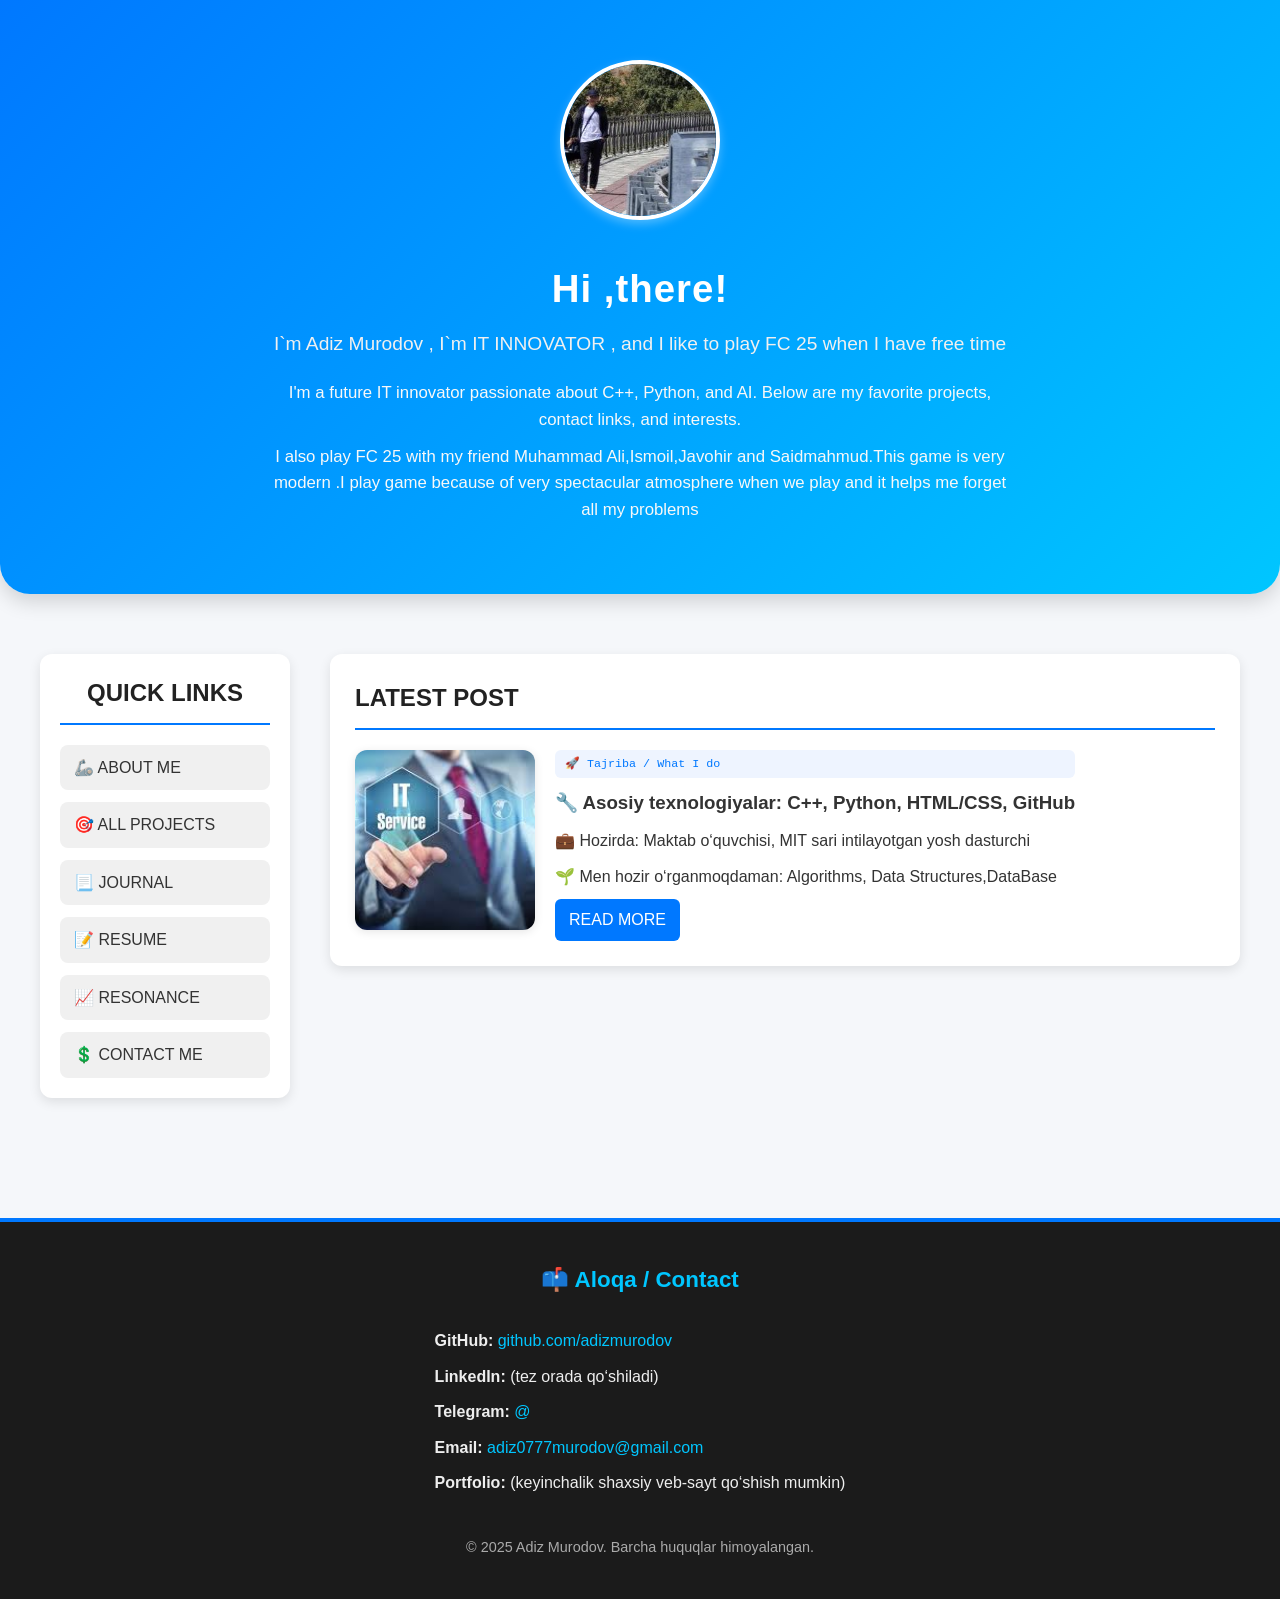
<file: index.html>
<!DOCTYPE html>
<html lang="en">
<head>
    <meta charset="UTF-8">
    <meta name="viewport" content="width=device-width, initial-scale=1.0">
    <title>Structure of website</title>
    <link rel="stylesheet" href="style.css">
</head>
<body>
    <header>
        <img src="227368889.jpg" alt="">
        <h1>Hi ,there!</h1>
        <h3>I`m Adiz Murodov , I`m IT INNOVATOR , and I like to play FC 25 when I have free time </h3>
        <p>I'm a future IT innovator passionate about C++, Python, and AI. Below are my favorite projects, contact links, and interests.</p>
        <p>I also play FC 25 with my friend Muhammad Ali,Ismoil,Javohir and Saidmahmud.This game is very modern .I play game because of very spectacular atmosphere when we play and it helps me forget all my problems</p>
    </header>

    <main>
        <aside>
            <h2>QUICK LINKS</h2>
            <nav>
                <a href="#">🦾 ABOUT ME</a>
                <a href="#">🎯 ALL PROJECTS</a>
                <a href="#">📃 JOURNAL</a>
                <a href="#">📝 RESUME</a>
                <a href="#">📈 RESONANCE</a>
                <a href="#">💲 CONTACT ME</a>
            </nav>
        </aside>
        <section>
            <h2>LATEST POST</h2>
            <article>
                <img src="IT.jpg" alt="">
                <div class="article-content">
                    <code>🚀 Tajriba / What I do</code>
                <h3>🔧 Asosiy texnologiyalar: C++, Python, HTML/CSS, GitHub</h3>
                <p>💼 Hozirda: Maktab o‘quvchisi, MIT sari intilayotgan yosh dasturchi</p>
                <p>🌱 Men hozir o‘rganmoqdaman: Algorithms, Data Structures,DataBase</p>
                <a href="#">READ MORE</a>
                </div>
            </article>
        </section>
    </main>

    <footer class="footer">
  <div class="footer-container">
    <h3>📫 Aloqa / Contact</h3>
    <ul class="contact-list">
      <li><strong>GitHub:</strong> <a href="https://github.com/adizmurodov" target="_blank">github.com/adizmurodov</a></li>
      <li><strong>LinkedIn:</strong> <span>(tez orada qo‘shiladi)</span></li>
      <li><strong>Telegram:</strong> <a href="https://t.me/" target="_blank">@</a></li>
      <li><strong>Email:</strong> <a href="mailto:adiz0777murodov@gmail.com">adiz0777murodov@gmail.com</a></li>
      <li><strong>Portfolio:</strong> <span>(keyinchalik shaxsiy veb-sayt qo‘shish mumkin)</span></li>
    </ul>
  </div>
  <div class="footer-bottom">
    <p>© 2025 Adiz Murodov. Barcha huquqlar himoyalangan.</p>
  </div>
</footer>
</body>
</html>
</file>
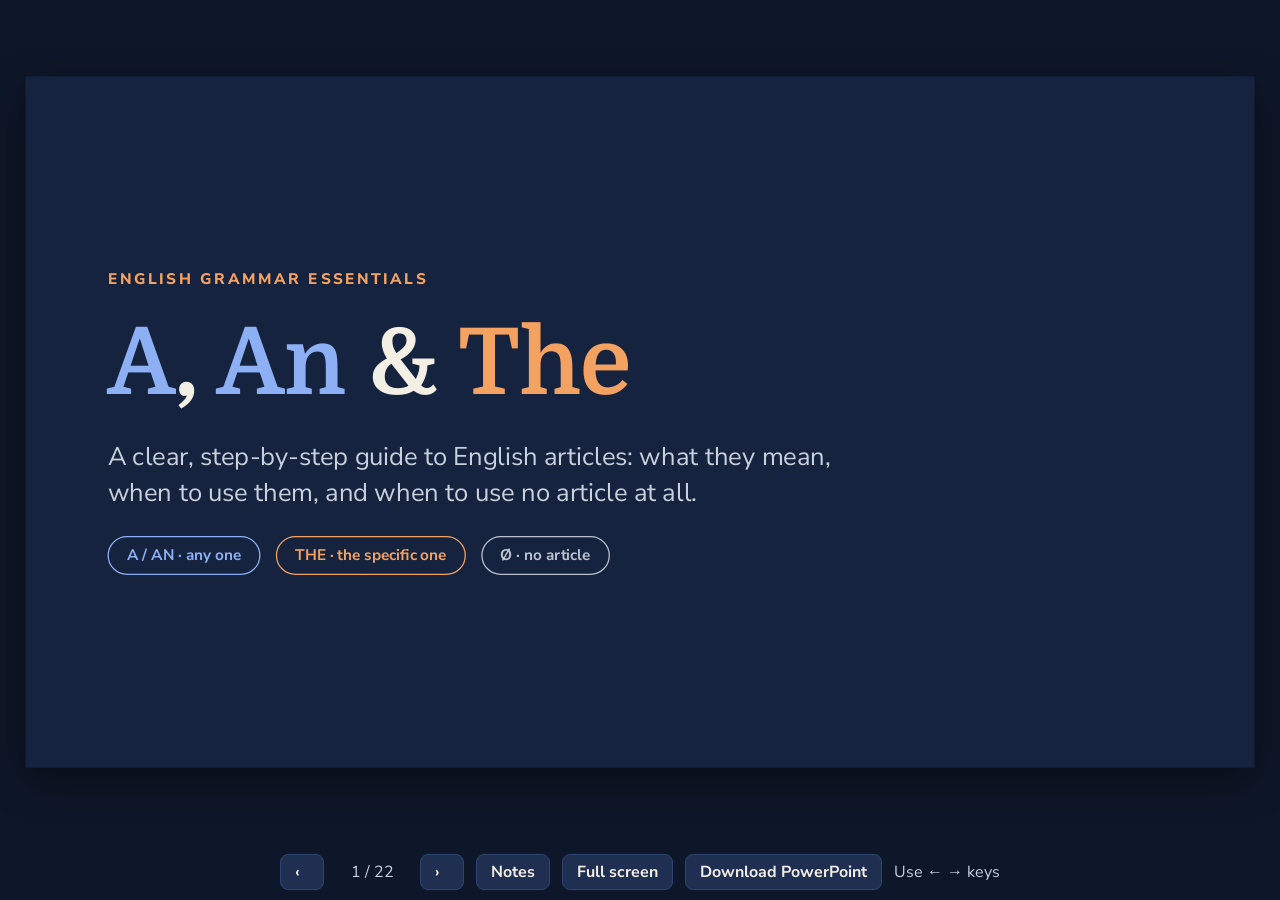
<file: articles/index.html>
<!DOCTYPE html>
<html lang="en">
<head>
<meta charset="UTF-8">
<meta name="viewport" content="width=device-width, initial-scale=1.0">
<title>Articles: A, An &amp; The</title>
<meta name="description" content="A clear, step-by-step presentation about the English articles a, an and the, and when to use no article.">
<style>
@font-face {
  font-family: 'Domine';
  font-style: normal;
  font-weight: 400 700;
  font-display: swap;
  src: url([data-uri]) format('woff2');
  unicode-range: U+0000-00FF, U+0131, U+0152-0153, U+02BB-02BC, U+02C6, U+02DA, U+02DC, U+0304, U+0308, U+0329, U+2000-206F, U+20AC, U+2122, U+2191, U+2193, U+2212, U+2215, U+FEFF, U+FFFD;
}
@font-face {
  font-family: 'Nunito Sans';
  font-style: normal;
  font-weight: 400;
  font-stretch: 100%;
  font-display: swap;
  src: url([data-uri]) format('woff2');
  unicode-range: U+0000-00FF, U+0131, U+0152-0153, U+02BB-02BC, U+02C6, U+02DA, U+02DC, U+0304, U+0308, U+0329, U+2000-206F, U+20AC, U+2122, U+2191, U+2193, U+2212, U+2215, U+FEFF, U+FFFD;
}
@font-face {
  font-family: 'Nunito Sans';
  font-style: normal;
  font-weight: 600;
  font-stretch: 100%;
  font-display: swap;
  src: url([data-uri]) format('woff2');
  unicode-range: U+0000-00FF, U+0131, U+0152-0153, U+02BB-02BC, U+02C6, U+02DA, U+02DC, U+0304, U+0308, U+0329, U+2000-206F, U+20AC, U+2122, U+2191, U+2193, U+2212, U+2215, U+FEFF, U+FFFD;
}
@font-face {
  font-family: 'Nunito Sans';
  font-style: normal;
  font-weight: 700;
  font-stretch: 100%;
  font-display: swap;
  src: url([data-uri]) format('woff2');
  unicode-range: U+0000-00FF, U+0131, U+0152-0153, U+02BB-02BC, U+02C6, U+02DA, U+02DC, U+0304, U+0308, U+0329, U+2000-206F, U+20AC, U+2122, U+2191, U+2193, U+2212, U+2215, U+FEFF, U+FFFD;
}
@font-face {
  font-family: 'Nunito Sans';
  font-style: normal;
  font-weight: 800;
  font-stretch: 100%;
  font-display: swap;
  src: url([data-uri]) format('woff2');
  unicode-range: U+0000-00FF, U+0131, U+0152-0153, U+02BB-02BC, U+02C6, U+02DA, U+02DC, U+0304, U+0308, U+0329, U+2000-206F, U+20AC, U+2122, U+2191, U+2193, U+2212, U+2215, U+FEFF, U+FFFD;
}
</style>
<style>
*, *::before, *::after { box-sizing: border-box; }
html, body { margin: 0; height: 100%; background: #0E1729; overflow: hidden; font-family: 'Nunito Sans', Arial, sans-serif; }
.stage { position: fixed; left: 0; right: 0; top: 0; bottom: 56px; display: flex; align-items: center; justify-content: center; }
.deck { position: relative; width: 1920px; height: 1080px; flex: none; transform-origin: center center; box-shadow: 0 20px 60px rgba(0,0,0,.45); }
.deck > section { position: absolute; left: 0; top: 0; width: 1920px; height: 1080px; overflow: hidden; }
.deck > section:not(.active) { display: none !important; }
.deck h1, .deck h2, .deck h3, .deck p, .deck ul, .deck ol { margin: 0; }
.deck h1 { line-height: 1.1; } .deck h2 { line-height: 1.15; } .deck h3 { line-height: 1.2; }
.deck p, .deck li { line-height: 1.4; }
.deck ul { padding-left: 1.1em; }
.deck aside { display: none; }
.deck table { border-collapse: separate; border-spacing: 0; overflow: hidden; }
.deck th, .deck td { padding: .35em .6em; text-align: left; border-bottom: 1px solid rgba(21,35,63,.12); }
.deck th { font-weight: 800; }
.deck tr:last-child td { border-bottom: none; }
.bar { position: fixed; left: 0; right: 0; bottom: 0; height: 56px; display: flex; align-items: center; justify-content: center; gap: 12px; color: #C9D1DE; font-size: 16px; }
.bar button, .bar a { display: inline-flex; align-items: center; text-decoration: none; font: inherit; font-weight: 700; color: #F4EFE4; background: #1E2F52; border: 1px solid #2F4470; border-radius: 8px; height: 36px; min-width: 44px; padding: 0 14px; cursor: pointer; }
.bar button:hover, .bar a:hover { background: #2A3F6A; }
.bar button:focus-visible, .bar a:focus-visible { outline: 2px solid #F4A261; outline-offset: 2px; }
.bar .count { min-width: 72px; text-align: center; font-variant-numeric: tabular-nums; }
.notes { position: fixed; left: 50%; bottom: 64px; transform: translateX(-50%); width: min(960px, calc(100% - 32px)); max-height: 40vh; overflow: auto; padding: 16px 20px; background: #F4EFE4; color: #15233F; border-radius: 12px; font-size: 18px; line-height: 1.5; box-shadow: 0 10px 30px rgba(0,0,0,.4); }
.notes[hidden] { display: none; }
body.fs .bar { display: none; }
body.fs .stage { bottom: 0; }
body.fs .deck { box-shadow: none; }
body.fs { background: #000; }
@media (max-width: 720px) { .bar { gap: 6px; font-size: 14px; } .bar .hint, #fsBtn { display: none; } .bar button, .bar a { padding: 0 10px; } }
</style>
</head>
<body>
<main class="stage" aria-live="polite">
<div class="deck" id="deck">
<section id="cover" data-transition="fade" style="background:#15233F; color:#F4EFE4; font-family:'Nunito Sans', Arial, sans-serif; padding:128px; display:flex; flex-direction:column; justify-content:center; gap:40px">
<p style="font-size:24px; font-weight:800; letter-spacing:4px; text-transform:uppercase; color:#F4A261">English Grammar Essentials</p>
<h1 style="font-family:'Domine', Georgia, serif; font-size:144px; font-weight:700; line-height:1.05; color:#F4EFE4"><span style="color:#8DB0F5">A</span>, <span style="color:#8DB0F5">An</span> &amp; <span style="color:#F4A261">The</span></h1>
<p style="width:1240px; font-size:40px; line-height:1.4; color:#C9D1DE">A clear, step-by-step guide to English articles: what they mean, when to use them, and when to use no article at all.</p>
<div style="display:flex; flex-direction:row; gap:24px">
<p style="font-size:24px; font-weight:700; padding:12px 28px; border:2px solid #8DB0F5; border-radius:40px; color:#8DB0F5">A / AN · any one</p>
<p style="font-size:24px; font-weight:700; padding:12px 28px; border:2px solid #F4A261; border-radius:40px; color:#F4A261">THE · the specific one</p>
<p style="font-size:24px; font-weight:700; padding:12px 28px; border:2px solid #B9C2D0; border-radius:40px; color:#B9C2D0">Ø · no article</p>
</div>
<aside>Welcome. Today we will learn the three English articles: a, an and the. We will also learn when we use no article at all. Look at the colors: blue is always a / an, orange is always the, and grey (the symbol Ø) means no article. These colors stay the same on every slide. By the end, you will be able to choose the right article with confidence.</aside>
</section>
<section id="agenda" data-transition="fade" style="background:#FAF7F0; color:#15233F; font-family:'Nunito Sans', Arial, sans-serif; padding:128px 128px 160px; display:flex; flex-direction:column; gap:56px">
<div style="display:flex; flex-direction:column; gap:12px">
<p style="font-size:24px; font-weight:800; letter-spacing:3px; text-transform:uppercase; color:#636B78">Overview</p>
<h2 style="font-family:'Domine', Georgia, serif; font-size:64px; font-weight:700; line-height:1.1; color:#15233F">What you will learn</h2>
</div>
<div style="display:grid; grid-template-columns:1fr 1fr; gap:48px">
<div style="display:flex; flex-direction:row; gap:28px; align-items:start">
<p style="width:80px; font-family:'Domine', Georgia, serif; font-size:40px; font-weight:700; line-height:1.2; color:#A2470F">01</p>
<div style="flex:1; display:flex; flex-direction:column; gap:8px">
<h3 style="font-size:40px; font-weight:800; line-height:1.2; color:#15233F">The basics</h3>
<p style="font-size:32px; line-height:1.35; color:#3F4A5C">What an article is and what it tells the listener.</p>
</div>
</div>
<div style="display:flex; flex-direction:row; gap:28px; align-items:start">
<p style="width:80px; font-family:'Domine', Georgia, serif; font-size:40px; font-weight:700; line-height:1.2; color:#A2470F">02</p>
<div style="flex:1; display:flex; flex-direction:column; gap:8px">
<h3 style="font-size:40px; font-weight:800; line-height:1.2; color:#15233F">A or An?</h3>
<p style="font-size:32px; line-height:1.35; color:#3F4A5C">How the first sound of the next word decides.</p>
</div>
</div>
<div style="display:flex; flex-direction:row; gap:28px; align-items:start">
<p style="width:80px; font-family:'Domine', Georgia, serif; font-size:40px; font-weight:700; line-height:1.2; color:#A2470F">03</p>
<div style="flex:1; display:flex; flex-direction:column; gap:8px">
<h3 style="font-size:40px; font-weight:800; line-height:1.2; color:#15233F">Using A / AN</h3>
<p style="font-size:32px; line-height:1.35; color:#3F4A5C">Six common situations, and one important limit.</p>
</div>
</div>
<div style="display:flex; flex-direction:row; gap:28px; align-items:start">
<p style="width:80px; font-family:'Domine', Georgia, serif; font-size:40px; font-weight:700; line-height:1.2; color:#A2470F">04</p>
<div style="flex:1; display:flex; flex-direction:column; gap:8px">
<h3 style="font-size:40px; font-weight:800; line-height:1.2; color:#15233F">Using THE</h3>
<p style="font-size:32px; line-height:1.35; color:#3F4A5C">Specific things, unique things and place names.</p>
</div>
</div>
<div style="display:flex; flex-direction:row; gap:28px; align-items:start">
<p style="width:80px; font-family:'Domine', Georgia, serif; font-size:40px; font-weight:700; line-height:1.2; color:#A2470F">05</p>
<div style="flex:1; display:flex; flex-direction:column; gap:8px">
<h3 style="font-size:40px; font-weight:800; line-height:1.2; color:#15233F">No article (Ø)</h3>
<p style="font-size:32px; line-height:1.35; color:#3F4A5C">General ideas, meals, sports, names and more.</p>
</div>
</div>
<div style="display:flex; flex-direction:row; gap:28px; align-items:start">
<p style="width:80px; font-family:'Domine', Georgia, serif; font-size:40px; font-weight:700; line-height:1.2; color:#A2470F">06</p>
<div style="flex:1; display:flex; flex-direction:column; gap:8px">
<h3 style="font-size:40px; font-weight:800; line-height:1.2; color:#15233F">Putting it together</h3>
<p style="font-size:32px; line-height:1.35; color:#3F4A5C">One simple chart, common mistakes and practice.</p>
</div>
</div>
</div>
<p style="position:absolute; left:128px; bottom:64px; width:1200px; font-size:24px; color:#636B78">English Articles · A, An &amp; The</p>
<p style="position:absolute; right:128px; bottom:64px; width:200px; font-size:24px; color:#636B78; text-align:right">02</p>
<aside>This is our plan. We start with the basics, then learn how to choose between a and an. Next we look at when to use a / an, when to use the, and when to use no article. At the end we put everything together in one chart, look at common mistakes, and practice with a short quiz.</aside>
</section>
<section id="what-is" data-transition="fade" style="background:#FAF7F0; color:#15233F; font-family:'Nunito Sans', Arial, sans-serif; padding:128px 128px 160px; display:flex; flex-direction:column; gap:40px">
<div style="display:flex; flex-direction:column; gap:12px">
<p style="font-size:24px; font-weight:800; letter-spacing:3px; text-transform:uppercase; color:#636B78">01 · The basics</p>
<h2 style="font-family:'Domine', Georgia, serif; font-size:64px; font-weight:700; line-height:1.1; color:#15233F">What is an article?</h2>
</div>
<p style="font-size:40px; line-height:1.4; color:#3F4A5C">An article is a small word that comes <b>before a noun</b>. It tells the listener: do you mean <b>any one</b> thing, or <b>one specific</b> thing?</p>
<div style="display:flex; flex-direction:row; gap:32px">
<div style="flex:1; display:flex; flex-direction:column; gap:12px; background:#E4EBFA; padding:36px; border-radius:16px">
<p style="font-size:24px; font-weight:800; letter-spacing:2px; text-transform:uppercase; color:#2A5BC4">Indefinite</p>
<h3 style="font-family:'Domine', Georgia, serif; font-size:64px; font-weight:700; line-height:1.1; color:#2A5BC4">a</h3>
<p style="font-size:32px; line-height:1.35; color:#15233F">any one thing, not a specific one</p>
<p style="font-size:32px; font-weight:800; line-height:1.35; color:#15233F">a cat · a book</p>
</div>
<div style="flex:1; display:flex; flex-direction:column; gap:12px; background:#E4EBFA; padding:36px; border-radius:16px">
<p style="font-size:24px; font-weight:800; letter-spacing:2px; text-transform:uppercase; color:#2A5BC4">Indefinite</p>
<h3 style="font-family:'Domine', Georgia, serif; font-size:64px; font-weight:700; line-height:1.1; color:#2A5BC4">an</h3>
<p style="font-size:32px; line-height:1.35; color:#15233F">the same as a, but before a vowel sound</p>
<p style="font-size:32px; font-weight:800; line-height:1.35; color:#15233F">an apple · an hour</p>
</div>
<div style="flex:1; display:flex; flex-direction:column; gap:12px; background:#FBE8DA; padding:36px; border-radius:16px">
<p style="font-size:24px; font-weight:800; letter-spacing:2px; text-transform:uppercase; color:#A2470F">Definite</p>
<h3 style="font-family:'Domine', Georgia, serif; font-size:64px; font-weight:700; line-height:1.1; color:#A2470F">the</h3>
<p style="font-size:32px; line-height:1.35; color:#15233F">a specific thing: we both know which one</p>
<p style="font-size:32px; font-weight:800; line-height:1.35; color:#15233F">the cat · the sun</p>
</div>
<div style="flex:1; display:flex; flex-direction:column; gap:12px; background:#ECEAE6; padding:36px; border-radius:16px">
<p style="font-size:24px; font-weight:800; letter-spacing:2px; text-transform:uppercase; color:#5E6675">No article</p>
<h3 style="font-family:'Domine', Georgia, serif; font-size:64px; font-weight:700; line-height:1.1; color:#5E6675">Ø</h3>
<p style="font-size:32px; line-height:1.35; color:#15233F">things in general, and most names</p>
<p style="font-size:32px; font-weight:800; line-height:1.35; color:#15233F">cats · music · Tashkent</p>
</div>
</div>
<p style="position:absolute; left:128px; bottom:64px; width:1200px; font-size:24px; color:#636B78">English Articles · A, An &amp; The</p>
<p style="position:absolute; right:128px; bottom:64px; width:200px; font-size:24px; color:#636B78; text-align:right">03</p>
<aside>An article is a very small word, but it carries important information. It always comes before a noun, or before an adjective + noun, like "a big house". English has two indefinite articles, a and an, which mean "any one". It has one definite article, the, which means "the specific one we both know". And very often we use no article at all. We write this as Ø, which simply means "nothing here".</aside>
</section>
<section id="any-vs-specific" data-transition="fade" style="background:#FAF7F0; color:#15233F; font-family:'Nunito Sans', Arial, sans-serif; padding:128px 128px 160px; display:flex; flex-direction:column; gap:40px">
<div style="display:flex; flex-direction:column; gap:12px">
<p style="font-size:24px; font-weight:800; letter-spacing:3px; text-transform:uppercase; color:#636B78">01 · The basics</p>
<h2 style="font-family:'Domine', Georgia, serif; font-size:64px; font-weight:700; line-height:1.1; color:#15233F">Any one, or the specific one?</h2>
</div>
<div style="display:flex; flex-direction:row; gap:40px">
<div style="flex:1; display:flex; flex-direction:column; gap:24px; background:#E4EBFA; padding:48px; border-radius:20px">
<p style="font-size:40px; font-weight:800; line-height:1.2; color:#2A5BC4">A / AN = any one</p>
<svg aria-label="Three identical blue pens: any one of them is fine" width="340" height="130" viewBox="0 0 340 130" xmlns="http://www.w3.org/2000/svg"><g fill="#2A5BC4"><rect x="0" y="8" width="270" height="22" rx="5"/><polygon points="270,8 320,19 270,30"/><rect x="0" y="54" width="270" height="22" rx="5"/><polygon points="270,54 320,65 270,76"/><rect x="0" y="100" width="270" height="22" rx="5"/><polygon points="270,100 320,111 270,122"/></g></svg>
<p style="font-size:40px; font-weight:700; line-height:1.3; color:#15233F">“Can I borrow <span style="color:#2A5BC4"><b>a</b></span> pen?”</p>
<p style="font-size:32px; line-height:1.4; color:#3F4A5C">Any pen is fine. It doesn’t matter which one.</p>
</div>
<div style="flex:1; display:flex; flex-direction:column; gap:24px; background:#FBE8DA; padding:48px; border-radius:20px">
<p style="font-size:40px; font-weight:800; line-height:1.2; color:#A2470F">THE = the specific one</p>
<svg aria-label="Three pens: two are grey, one orange pen is the specific one" width="340" height="130" viewBox="0 0 340 130" xmlns="http://www.w3.org/2000/svg"><g fill="#D6CDBE"><rect x="0" y="8" width="270" height="22" rx="5"/><polygon points="270,8 320,19 270,30"/><rect x="0" y="100" width="270" height="22" rx="5"/><polygon points="270,100 320,111 270,122"/></g><g fill="#A2470F"><rect x="0" y="54" width="270" height="22" rx="5"/><polygon points="270,54 320,65 270,76"/></g></svg>
<p style="font-size:40px; font-weight:700; line-height:1.3; color:#15233F">“Can I borrow <span style="color:#A2470F"><b>the</b></span> pen?”</p>
<p style="font-size:32px; line-height:1.4; color:#3F4A5C">That exact pen: the one we both know about.</p>
</div>
</div>
<p style="font-size:32px; line-height:1.4; color:#15233F"><b>Same noun, different article, different meaning.</b></p>
<p style="position:absolute; left:128px; bottom:64px; width:1200px; font-size:24px; color:#636B78">English Articles · A, An &amp; The</p>
<p style="position:absolute; right:128px; bottom:64px; width:200px; font-size:24px; color:#636B78; text-align:right">04</p>
<aside>This is the most important idea in the whole lesson. If I say "Can I borrow a pen?", I mean any pen. I don't care which one. If I say "Can I borrow the pen?", I mean one specific pen, for example the pen on your desk that we can both see. The noun "pen" is the same. Only the article changes, and the meaning changes with it.</aside>
</section>
<section id="sound-statement" data-transition="fade" style="background:#2A5BC4; color:#F7F4EC; font-family:'Nunito Sans', Arial, sans-serif; padding:128px; display:flex; flex-direction:column; justify-content:center; gap:40px">
<p style="font-size:24px; font-weight:800; letter-spacing:4px; text-transform:uppercase; color:#DCE6FB">02 · A or An?</p>
<h2 style="font-family:'Domine', Georgia, serif; font-size:144px; font-weight:700; line-height:1.05; color:#F7F4EC">Sound,<br>not spelling.</h2>
<p style="width:1300px; font-size:40px; line-height:1.4; color:#EAF0FD">Choose <b>a</b> or <b>an</b> by the first <b>sound</b> of the next word, not by its first letter.</p>
<aside>Here is the one rule for a and an. We do not look at the first letter of the word. We listen to the first sound. This is why we say "an hour" (the h is silent) but "a university" (it starts with a "you" sound). On the next two slides we will see how this works.</aside>
</section>
<section id="a-an-rule" data-transition="fade" style="background:#FAF7F0; color:#15233F; font-family:'Nunito Sans', Arial, sans-serif; padding:128px 128px 160px; display:flex; flex-direction:column; gap:40px">
<div style="display:flex; flex-direction:column; gap:12px">
<p style="font-size:24px; font-weight:800; letter-spacing:3px; text-transform:uppercase; color:#636B78">02 · A or An?</p>
<h2 style="font-family:'Domine', Georgia, serif; font-size:64px; font-weight:700; line-height:1.1; color:#15233F">The rule: listen to the first sound</h2>
</div>
<div style="display:flex; flex-direction:row; gap:40px">
<div style="flex:1; display:flex; flex-direction:column; gap:12px; background:#E4EBFA; padding:48px; border-radius:20px">
<h3 style="font-family:'Domine', Georgia, serif; font-size:64px; font-weight:700; line-height:1.1; color:#2A5BC4">a</h3>
<p style="font-size:32px; font-weight:800; line-height:1.35; color:#15233F">+ a consonant sound</p>
<p style="font-size:24px; line-height:1.4; color:#3F4A5C">b, c, d, f, g, h, k, l, m, n, p, r, s, t…</p>
<div style="display:grid; grid-template-columns:1fr 1fr; gap:16px; padding:16px 0 0 0">
<p style="font-size:40px; line-height:1.3"><span style="color:#2A5BC4"><b>a</b></span> book</p>
<p style="font-size:40px; line-height:1.3"><span style="color:#2A5BC4"><b>a</b></span> car</p>
<p style="font-size:40px; line-height:1.3"><span style="color:#2A5BC4"><b>a</b></span> dog</p>
<p style="font-size:40px; line-height:1.3"><span style="color:#2A5BC4"><b>a</b></span> house</p>
<p style="font-size:40px; line-height:1.3"><span style="color:#2A5BC4"><b>a</b></span> teacher</p>
<p style="font-size:40px; line-height:1.3"><span style="color:#2A5BC4"><b>a</b></span> red apple</p>
</div>
</div>
<div style="flex:1; display:flex; flex-direction:column; gap:12px; background:#E4EBFA; padding:48px; border-radius:20px">
<h3 style="font-family:'Domine', Georgia, serif; font-size:64px; font-weight:700; line-height:1.1; color:#2A5BC4">an</h3>
<p style="font-size:32px; font-weight:800; line-height:1.35; color:#15233F">+ a vowel sound</p>
<p style="font-size:24px; line-height:1.4; color:#3F4A5C">the sounds of a, e, i, o, u</p>
<div style="display:grid; grid-template-columns:1fr 1fr; gap:16px; padding:16px 0 0 0">
<p style="font-size:40px; line-height:1.3"><span style="color:#2A5BC4"><b>an</b></span> apple</p>
<p style="font-size:40px; line-height:1.3"><span style="color:#2A5BC4"><b>an</b></span> egg</p>
<p style="font-size:40px; line-height:1.3"><span style="color:#2A5BC4"><b>an</b></span> idea</p>
<p style="font-size:40px; line-height:1.3"><span style="color:#2A5BC4"><b>an</b></span> orange</p>
<p style="font-size:40px; line-height:1.3"><span style="color:#2A5BC4"><b>an</b></span> umbrella</p>
<p style="font-size:40px; line-height:1.3"><span style="color:#2A5BC4"><b>an</b></span> old car</p>
</div>
</div>
</div>
<p style="font-size:32px; line-height:1.4; color:#3F4A5C; background:#FFFDF9; border:2px solid #E6DFD0; border-radius:16px; padding:20px 32px"><b>Tip:</b> the article looks only at the very next word. <span style="color:#2A5BC4"><b>an</b></span> apple → <span style="color:#2A5BC4"><b>a</b></span> red apple · <span style="color:#2A5BC4"><b>a</b></span> car → <span style="color:#2A5BC4"><b>an</b></span> old car</p>
<p style="position:absolute; left:128px; bottom:64px; width:1200px; font-size:24px; color:#636B78">English Articles · A, An &amp; The</p>
<p style="position:absolute; right:128px; bottom:64px; width:200px; font-size:24px; color:#636B78; text-align:right">06</p>
<aside>Use "a" when the next word starts with a consonant sound, like b, c, d or t. Use "an" when the next word starts with a vowel sound: the sounds of a, e, i, o and u. We use "an" because it is easier to say: "an apple" flows better than "a apple". Look at the tip at the bottom: the article only cares about the word right after it. "An apple" becomes "a red apple", because "red" starts with a consonant sound. "A car" becomes "an old car", because "old" starts with a vowel sound.</aside>
</section>
<section id="tricky-sounds" data-transition="fade" style="background:#FAF7F0; color:#15233F; font-family:'Nunito Sans', Arial, sans-serif; padding:128px 128px 160px; display:flex; flex-direction:column; gap:40px">
<div style="display:flex; flex-direction:column; gap:12px">
<p style="font-size:24px; font-weight:800; letter-spacing:3px; text-transform:uppercase; color:#636B78">02 · A or An?</p>
<h2 style="font-family:'Domine', Georgia, serif; font-size:64px; font-weight:700; line-height:1.1; color:#15233F">Tricky words: the letter can fool you</h2>
</div>
<div style="display:flex; flex-direction:row; gap:40px">
<div style="flex:1; display:flex; flex-direction:column; gap:20px; background:#FFFDF9; border:2px solid #E6DFD0; padding:40px; border-radius:20px">
<p style="font-size:24px; font-weight:800; letter-spacing:2px; text-transform:uppercase; color:#2A5BC4">Use a</p>
<h3 style="font-size:32px; font-weight:800; line-height:1.3; color:#15233F">Vowel letter, but a consonant sound</h3>
<div style="display:flex; flex-direction:row; justify-content:space-between; align-items:baseline; padding:12px 0 0 0">
<p style="font-size:40px; line-height:1.3"><span style="color:#2A5BC4"><b>a</b></span> university</p>
<p style="font-size:32px; color:#5E6675">“you” sound</p>
</div>
<div style="display:flex; flex-direction:row; justify-content:space-between; align-items:baseline">
<p style="font-size:40px; line-height:1.3"><span style="color:#2A5BC4"><b>a</b></span> European</p>
<p style="font-size:32px; color:#5E6675">“you” sound</p>
</div>
<div style="display:flex; flex-direction:row; justify-content:space-between; align-items:baseline">
<p style="font-size:40px; line-height:1.3"><span style="color:#2A5BC4"><b>a</b></span> uniform</p>
<p style="font-size:32px; color:#5E6675">“you” sound</p>
</div>
<div style="display:flex; flex-direction:row; justify-content:space-between; align-items:baseline">
<p style="font-size:40px; line-height:1.3"><span style="color:#2A5BC4"><b>a</b></span> one-day trip</p>
<p style="font-size:32px; color:#5E6675">“w” sound</p>
</div>
</div>
<div style="flex:1; display:flex; flex-direction:column; gap:20px; background:#FFFDF9; border:2px solid #E6DFD0; padding:40px; border-radius:20px">
<p style="font-size:24px; font-weight:800; letter-spacing:2px; text-transform:uppercase; color:#2A5BC4">Use an</p>
<h3 style="font-size:32px; font-weight:800; line-height:1.3; color:#15233F">Consonant letter, but a vowel sound</h3>
<div style="display:flex; flex-direction:row; justify-content:space-between; align-items:baseline; padding:12px 0 0 0">
<p style="font-size:40px; line-height:1.3"><span style="color:#2A5BC4"><b>an</b></span> hour</p>
<p style="font-size:32px; color:#5E6675">silent h</p>
</div>
<div style="display:flex; flex-direction:row; justify-content:space-between; align-items:baseline">
<p style="font-size:40px; line-height:1.3"><span style="color:#2A5BC4"><b>an</b></span> honest man</p>
<p style="font-size:32px; color:#5E6675">silent h</p>
</div>
<div style="display:flex; flex-direction:row; justify-content:space-between; align-items:baseline">
<p style="font-size:40px; line-height:1.3"><span style="color:#2A5BC4"><b>an</b></span> MBA</p>
<p style="font-size:32px; color:#5E6675">M says “em”</p>
</div>
<div style="display:flex; flex-direction:row; justify-content:space-between; align-items:baseline">
<p style="font-size:40px; line-height:1.3"><span style="color:#2A5BC4"><b>an</b></span> X-ray</p>
<p style="font-size:32px; color:#5E6675">X says “eks”</p>
</div>
</div>
</div>
<p style="font-size:32px; line-height:1.4; color:#15233F">Not sure? <b>Say the word out loud.</b> The sound decides, not the spelling.</p>
<p style="position:absolute; left:128px; bottom:64px; width:1200px; font-size:24px; color:#636B78">English Articles · A, An &amp; The</p>
<p style="position:absolute; right:128px; bottom:64px; width:200px; font-size:24px; color:#636B78; text-align:right">07</p>
<aside>These words confuse many learners. "University" starts with the letter u, but we say "you-niversity", which starts with a consonant sound, so we say "a university". "One" starts with a "w" sound, so it is "a one-day trip". On the right, "hour" and "honest" start with a silent h, so the first sound is a vowel: "an hour", "an honest man". Letters in abbreviations are read by their names: M is "em" and X is "eks", so we say "an MBA" and "an X-ray". If you are not sure, say the word out loud and listen.</aside>
</section>
<section id="use-a-an" data-transition="fade" style="background:#FAF7F0; color:#15233F; font-family:'Nunito Sans', Arial, sans-serif; padding:128px 128px 160px; display:flex; flex-direction:column; gap:40px">
<div style="display:flex; flex-direction:column; gap:12px">
<p style="font-size:24px; font-weight:800; letter-spacing:3px; text-transform:uppercase; color:#636B78">03 · Using A / AN</p>
<h2 style="font-family:'Domine', Georgia, serif; font-size:64px; font-weight:700; line-height:1.1; color:#15233F">When to use a / an</h2>
</div>
<div style="display:grid; grid-template-columns:1fr 1fr 1fr; gap:32px">
<div style="display:flex; flex-direction:column; gap:12px; background:#FFFDF9; border:2px solid #E6DFD0; padding:36px; border-radius:16px">
<h3 style="font-size:32px; font-weight:800; line-height:1.3; color:#15233F"><span style="color:#2A5BC4">1</span>  First mention</h3>
<p style="font-size:24px; line-height:1.4; color:#3F4A5C">It is new to the listener.</p>
<p style="font-size:32px; line-height:1.35; color:#15233F">I saw <span style="color:#2A5BC4"><b>a</b></span> great film last night.</p>
</div>
<div style="display:flex; flex-direction:column; gap:12px; background:#FFFDF9; border:2px solid #E6DFD0; padding:36px; border-radius:16px">
<h3 style="font-size:32px; font-weight:800; line-height:1.3; color:#15233F"><span style="color:#2A5BC4">2</span>  Any one</h3>
<p style="font-size:24px; line-height:1.4; color:#3F4A5C">Which one does not matter.</p>
<p style="font-size:32px; line-height:1.35; color:#15233F">Can I borrow <span style="color:#2A5BC4"><b>a</b></span> pen?</p>
</div>
<div style="display:flex; flex-direction:column; gap:12px; background:#FFFDF9; border:2px solid #E6DFD0; padding:36px; border-radius:16px">
<h3 style="font-size:32px; font-weight:800; line-height:1.3; color:#15233F"><span style="color:#2A5BC4">3</span>  Jobs</h3>
<p style="font-size:24px; line-height:1.4; color:#3F4A5C">Say what someone does.</p>
<p style="font-size:32px; line-height:1.35; color:#15233F">She is <span style="color:#2A5BC4"><b>an</b></span> engineer.</p>
</div>
<div style="display:flex; flex-direction:column; gap:12px; background:#FFFDF9; border:2px solid #E6DFD0; padding:36px; border-radius:16px">
<h3 style="font-size:32px; font-weight:800; line-height:1.3; color:#15233F"><span style="color:#2A5BC4">4</span>  Describing</h3>
<p style="font-size:24px; line-height:1.4; color:#3F4A5C">Say what kind of thing it is.</p>
<p style="font-size:32px; line-height:1.35; color:#15233F">It’s <span style="color:#2A5BC4"><b>a</b></span> beautiful day.</p>
</div>
<div style="display:flex; flex-direction:column; gap:12px; background:#FFFDF9; border:2px solid #E6DFD0; padding:36px; border-radius:16px">
<h3 style="font-size:32px; font-weight:800; line-height:1.3; color:#15233F"><span style="color:#2A5BC4">5</span>  Meaning “one”</h3>
<p style="font-size:24px; line-height:1.4; color:#3F4A5C">A / an = one.</p>
<p style="font-size:32px; line-height:1.35; color:#15233F">I’ll be back in <span style="color:#2A5BC4"><b>an</b></span> hour.</p>
</div>
<div style="display:flex; flex-direction:column; gap:12px; background:#FFFDF9; border:2px solid #E6DFD0; padding:36px; border-radius:16px">
<h3 style="font-size:32px; font-weight:800; line-height:1.3; color:#15233F"><span style="color:#2A5BC4">6</span>  “Per” / “every”</h3>
<p style="font-size:24px; line-height:1.4; color:#3F4A5C">How often, how fast, how much.</p>
<p style="font-size:32px; line-height:1.35; color:#15233F">twice <span style="color:#2A5BC4"><b>a</b></span> week · 90 km <span style="color:#2A5BC4"><b>an</b></span> hour</p>
</div>
</div>
<p style="position:absolute; left:128px; bottom:64px; width:1200px; font-size:24px; color:#636B78">English Articles · A, An &amp; The</p>
<p style="position:absolute; right:128px; bottom:64px; width:200px; font-size:24px; color:#636B78; text-align:right">08</p>
<aside>Here are the six most common uses of a / an. One: when we mention something for the first time. The listener doesn't know it yet. Two: when we mean any one, and it doesn't matter which. Three: with jobs. In English we must say "She is an engineer", never "She is engineer". Four: when we describe something or say what kind of thing it is. Five: a / an can simply mean "one": "an hour" is "one hour". Six: to say "per" or "every": "twice a week", "ninety kilometres an hour".</aside>
</section>
<section id="countable-only" data-transition="fade" style="background:#FAF7F0; color:#15233F; font-family:'Nunito Sans', Arial, sans-serif; padding:128px 128px 160px; display:flex; flex-direction:column; gap:40px">
<div style="display:flex; flex-direction:column; gap:12px">
<p style="font-size:24px; font-weight:800; letter-spacing:3px; text-transform:uppercase; color:#636B78">03 · Using A / AN</p>
<h2 style="font-family:'Domine', Georgia, serif; font-size:64px; font-weight:700; line-height:1.1; color:#15233F">A / an means one countable thing</h2>
</div>
<div style="display:flex; flex-direction:row; gap:56px; align-items:start">
<div style="width:600px; display:flex; flex-direction:column; gap:28px">
<p style="font-size:32px; line-height:1.4; color:#15233F">Use <span style="color:#2A5BC4"><b>a / an</b></span> only with a <b>singular countable</b> noun: something you can count. <b>one</b> book, <b>two</b> books.</p>
<p style="font-size:32px; line-height:1.4; color:#15233F">With <b>plural</b> or <b>uncountable</b> nouns, use <b>some</b>, or no article.</p>
<div style="display:flex; flex-direction:column; gap:8px; background:#ECEAE6; padding:28px 32px; border-radius:16px">
<p style="font-size:24px; font-weight:800; letter-spacing:2px; text-transform:uppercase; color:#5E6675">Common uncountable nouns</p>
<p style="font-size:32px; line-height:1.4; color:#15233F">water, money, advice, information, news, music, homework, furniture</p>
</div>
</div>
<table style="flex:1; font-size:32px; color:#15233F; border:2px solid #E6DFD0; border-radius:16px">
<tr style="background:#15233F"><th style="width:40%; color:#FFB4A8">Wrong</th><th style="width:60%; color:#A8E0C4">Right</th></tr>
<tr style="background:#FFFDF9"><td style="color:#A33A3A">a books</td><td style="color:#1F6B4A">books / some books</td></tr>
<tr style="background:#F3EEE4"><td style="color:#A33A3A">a water</td><td style="color:#1F6B4A">water / a glass of water</td></tr>
<tr style="background:#FFFDF9"><td style="color:#A33A3A">an advice</td><td style="color:#1F6B4A">some advice / a piece of advice</td></tr>
<tr style="background:#F3EEE4"><td style="color:#A33A3A">an information</td><td style="color:#1F6B4A">some information</td></tr>
<tr style="background:#FFFDF9"><td style="color:#A33A3A">a homework</td><td style="color:#1F6B4A">some homework</td></tr>
<tr style="background:#F3EEE4"><td style="color:#A33A3A">a good news</td><td style="color:#1F6B4A">good news / some good news</td></tr>
</table>
</div>
<p style="position:absolute; left:128px; bottom:64px; width:1200px; font-size:24px; color:#636B78">English Articles · A, An &amp; The</p>
<p style="position:absolute; right:128px; bottom:64px; width:200px; font-size:24px; color:#636B78; text-align:right">09</p>
<aside>A / an comes from the old word for "one". So we can only use it with one countable thing. We never say "a books", because "books" is plural. We also never say "a water" or "an advice", because these nouns are uncountable: we cannot count them one by one. Instead we say "some water", "some advice", or we use a container or unit: "a glass of water", "a piece of advice". Be careful: in many languages "advice", "information" and "news" are countable, but in English they are uncountable.</aside>
</section>
<section id="use-the" data-transition="fade" style="background:#FAF7F0; color:#15233F; font-family:'Nunito Sans', Arial, sans-serif; padding:128px 128px 160px; display:flex; flex-direction:column; gap:40px">
<div style="display:flex; flex-direction:column; gap:12px">
<p style="font-size:24px; font-weight:800; letter-spacing:3px; text-transform:uppercase; color:#636B78">04 · Using THE</p>
<h2 style="font-family:'Domine', Georgia, serif; font-size:64px; font-weight:700; line-height:1.1; color:#15233F">When to use the</h2>
</div>
<div style="display:grid; grid-template-columns:1fr 1fr 1fr; gap:32px">
<div style="display:flex; flex-direction:column; gap:12px; background:#FFFDF9; border:2px solid #E6DFD0; padding:36px; border-radius:16px">
<h3 style="font-size:32px; font-weight:800; line-height:1.3; color:#15233F"><span style="color:#A2470F">1</span>  Second mention</h3>
<p style="font-size:24px; line-height:1.4; color:#3F4A5C">Now we know which one.</p>
<p style="font-size:32px; line-height:1.35; color:#15233F">I saw <span style="color:#2A5BC4"><b>a</b></span> film. <span style="color:#A2470F"><b>The</b></span> film was great.</p>
</div>
<div style="display:flex; flex-direction:column; gap:12px; background:#FFFDF9; border:2px solid #E6DFD0; padding:36px; border-radius:16px">
<h3 style="font-size:32px; font-weight:800; line-height:1.3; color:#15233F"><span style="color:#A2470F">2</span>  Only one exists</h3>
<p style="font-size:24px; line-height:1.4; color:#3F4A5C">There is only one in the world.</p>
<p style="font-size:32px; line-height:1.35; color:#15233F"><span style="color:#A2470F"><b>the</b></span> sun · <span style="color:#A2470F"><b>the</b></span> moon · <span style="color:#A2470F"><b>the</b></span> internet</p>
</div>
<div style="display:flex; flex-direction:column; gap:12px; background:#FFFDF9; border:2px solid #E6DFD0; padding:36px; border-radius:16px">
<h3 style="font-size:32px; font-weight:800; line-height:1.3; color:#15233F"><span style="color:#A2470F">3</span>  We both know</h3>
<p style="font-size:24px; line-height:1.4; color:#3F4A5C">The situation makes it clear.</p>
<p style="font-size:32px; line-height:1.35; color:#15233F">Please close <span style="color:#A2470F"><b>the</b></span> door.</p>
</div>
<div style="display:flex; flex-direction:column; gap:12px; background:#FFFDF9; border:2px solid #E6DFD0; padding:36px; border-radius:16px">
<h3 style="font-size:32px; font-weight:800; line-height:1.3; color:#15233F"><span style="color:#A2470F">4</span>  Made specific</h3>
<p style="font-size:24px; line-height:1.4; color:#3F4A5C">More words tell us which one.</p>
<p style="font-size:32px; line-height:1.35; color:#15233F"><span style="color:#A2470F"><b>the</b></span> man who called you</p>
</div>
<div style="display:flex; flex-direction:column; gap:12px; background:#FFFDF9; border:2px solid #E6DFD0; padding:36px; border-radius:16px">
<h3 style="font-size:32px; font-weight:800; line-height:1.3; color:#15233F"><span style="color:#A2470F">5</span>  Superlatives</h3>
<p style="font-size:24px; line-height:1.4; color:#3F4A5C">best, biggest, most important…</p>
<p style="font-size:32px; line-height:1.35; color:#15233F">She is <span style="color:#A2470F"><b>the</b></span> best player.</p>
</div>
<div style="display:flex; flex-direction:column; gap:12px; background:#FFFDF9; border:2px solid #E6DFD0; padding:36px; border-radius:16px">
<h3 style="font-size:32px; font-weight:800; line-height:1.3; color:#15233F"><span style="color:#A2470F">6</span>  Order and “only”</h3>
<p style="font-size:24px; line-height:1.4; color:#3F4A5C">first, last, next, only, same</p>
<p style="font-size:32px; line-height:1.35; color:#15233F"><span style="color:#A2470F"><b>the</b></span> first day · <span style="color:#A2470F"><b>the</b></span> only way</p>
</div>
</div>
<p style="position:absolute; left:128px; bottom:64px; width:1200px; font-size:24px; color:#636B78">English Articles · A, An &amp; The</p>
<p style="position:absolute; right:128px; bottom:64px; width:200px; font-size:24px; color:#636B78; text-align:right">10</p>
<aside>"The" always means: the listener knows exactly which one. One: the second time we mention something. First "a film", then "the film". Two: things that are unique, like the sun, the moon or the internet. Three: when the situation makes it clear. If there is one door in the room, it is "the door". Four: when extra words make it specific: "the man who called you", "the book on the table". Five: with superlatives like "the best" or "the biggest", because only one thing can be the best. Six: with first, last, next, only and same, for the same reason.</aside>
</section>
<section id="the-places" data-transition="fade" style="background:#FAF7F0; color:#15233F; font-family:'Nunito Sans', Arial, sans-serif; padding:128px 128px 160px; display:flex; flex-direction:column; gap:40px">
<div style="display:flex; flex-direction:column; gap:12px">
<p style="font-size:24px; font-weight:800; letter-spacing:3px; text-transform:uppercase; color:#636B78">04 · Using THE</p>
<h2 style="font-family:'Domine', Georgia, serif; font-size:64px; font-weight:700; line-height:1.1; color:#15233F">Place names: the or no article?</h2>
</div>
<div style="display:flex; flex-direction:row; gap:40px">
<div style="flex:1; display:flex; flex-direction:column; gap:18px; background:#FBE8DA; padding:40px; border-radius:20px">
<p style="font-size:40px; font-weight:800; line-height:1.2; color:#A2470F">Use the</p>
<div style="display:flex; flex-direction:row; gap:20px; align-items:baseline; padding:6px 0 0 0">
<p style="width:260px; font-size:24px; font-weight:700; color:#3F4A5C">Rivers</p>
<p style="flex:1; font-size:32px; line-height:1.3"><span style="color:#A2470F"><b>the</b></span> Nile, <span style="color:#A2470F"><b>the</b></span> Amazon</p>
</div>
<div style="display:flex; flex-direction:row; gap:20px; align-items:baseline">
<p style="width:260px; font-size:24px; font-weight:700; color:#3F4A5C">Seas and oceans</p>
<p style="flex:1; font-size:32px; line-height:1.3"><span style="color:#A2470F"><b>the</b></span> Aral Sea, <span style="color:#A2470F"><b>the</b></span> Pacific</p>
</div>
<div style="display:flex; flex-direction:row; gap:20px; align-items:baseline">
<p style="width:260px; font-size:24px; font-weight:700; color:#3F4A5C">Mountain ranges</p>
<p style="flex:1; font-size:32px; line-height:1.3"><span style="color:#A2470F"><b>the</b></span> Alps, <span style="color:#A2470F"><b>the</b></span> Himalayas</p>
</div>
<div style="display:flex; flex-direction:row; gap:20px; align-items:baseline">
<p style="width:260px; font-size:24px; font-weight:700; color:#3F4A5C">Deserts</p>
<p style="flex:1; font-size:32px; line-height:1.3"><span style="color:#A2470F"><b>the</b></span> Sahara, <span style="color:#A2470F"><b>the</b></span> Gobi</p>
</div>
<div style="display:flex; flex-direction:row; gap:20px; align-items:baseline">
<p style="width:260px; font-size:24px; font-weight:700; color:#3F4A5C">States, Kingdom, Emirates</p>
<p style="flex:1; font-size:32px; line-height:1.3"><span style="color:#A2470F"><b>the</b></span> USA, <span style="color:#A2470F"><b>the</b></span> UK, <span style="color:#A2470F"><b>the</b></span> UAE</p>
</div>
<div style="display:flex; flex-direction:row; gap:20px; align-items:baseline">
<p style="width:260px; font-size:24px; font-weight:700; color:#3F4A5C">Plural names</p>
<p style="flex:1; font-size:32px; line-height:1.3"><span style="color:#A2470F"><b>the</b></span> Netherlands</p>
</div>
</div>
<div style="flex:1; display:flex; flex-direction:column; gap:18px; background:#ECEAE6; padding:40px; border-radius:20px">
<p style="font-size:40px; font-weight:800; line-height:1.2; color:#5E6675">No article (Ø)</p>
<div style="display:flex; flex-direction:row; gap:20px; align-items:baseline; padding:6px 0 0 0">
<p style="width:260px; font-size:24px; font-weight:700; color:#3F4A5C">Most countries</p>
<p style="flex:1; font-size:32px; line-height:1.3">Uzbekistan, Japan, Brazil</p>
</div>
<div style="display:flex; flex-direction:row; gap:20px; align-items:baseline">
<p style="width:260px; font-size:24px; font-weight:700; color:#3F4A5C">Cities</p>
<p style="flex:1; font-size:32px; line-height:1.3">Tashkent, London, Paris</p>
</div>
<div style="display:flex; flex-direction:row; gap:20px; align-items:baseline">
<p style="width:260px; font-size:24px; font-weight:700; color:#3F4A5C">Continents</p>
<p style="flex:1; font-size:32px; line-height:1.3">Asia, Europe, Africa</p>
</div>
<div style="display:flex; flex-direction:row; gap:20px; align-items:baseline">
<p style="width:260px; font-size:24px; font-weight:700; color:#3F4A5C">Single mountains</p>
<p style="flex:1; font-size:32px; line-height:1.3">Mount Everest</p>
</div>
<div style="display:flex; flex-direction:row; gap:20px; align-items:baseline">
<p style="width:260px; font-size:24px; font-weight:700; color:#3F4A5C">Lakes</p>
<p style="flex:1; font-size:32px; line-height:1.3">Lake Baikal</p>
</div>
<div style="display:flex; flex-direction:row; gap:20px; align-items:baseline">
<p style="width:260px; font-size:24px; font-weight:700; color:#3F4A5C">Streets</p>
<p style="flex:1; font-size:32px; line-height:1.3">Oxford Street</p>
</div>
</div>
</div>
<p style="font-size:32px; line-height:1.4; color:#15233F">Watch for <b>“of”</b>: Uzbekistan → <span style="color:#A2470F"><b>the</b></span> Republic of Uzbekistan</p>
<p style="position:absolute; left:128px; bottom:64px; width:1200px; font-size:24px; color:#636B78">English Articles · A, An &amp; The</p>
<p style="position:absolute; right:128px; bottom:64px; width:200px; font-size:24px; color:#636B78; text-align:right">11</p>
<aside>Place names are a special area. We use "the" with rivers, seas and oceans, mountain ranges and deserts. We also use it with country names that contain a word like States, Kingdom or Emirates, and with plural names like the Netherlands. But most countries, all cities, continents, single mountains, lakes and streets take no article. So we say "I live in Uzbekistan", not "the Uzbekistan", and "I live in Tashkent", not "the Tashkent". One useful clue: when a name has "of" in it, it usually takes "the": the Republic of Uzbekistan, the Gulf of Mexico.</aside>
</section>
<section id="the-fixed" data-transition="fade" style="background:#FAF7F0; color:#15233F; font-family:'Nunito Sans', Arial, sans-serif; padding:128px 128px 160px; display:flex; flex-direction:column; gap:40px">
<div style="display:flex; flex-direction:column; gap:12px">
<p style="font-size:24px; font-weight:800; letter-spacing:3px; text-transform:uppercase; color:#636B78">04 · Using THE</p>
<h2 style="font-family:'Domine', Georgia, serif; font-size:64px; font-weight:700; line-height:1.1; color:#15233F">More fixed uses of the</h2>
</div>
<table style="font-size:32px; color:#15233F; border:2px solid #E6DFD0; border-radius:16px">
<tr style="background:#15233F"><th style="width:42%; color:#F4EFE4">Group</th><th style="width:58%; color:#F4A261">Examples with the</th></tr>
<tr style="background:#FFFDF9"><td>Musical instruments</td><td>play the piano, play the guitar</td></tr>
<tr style="background:#F3EEE4"><td>Groups of people (the + adjective)</td><td>the rich, the young, the elderly</td></tr>
<tr style="background:#FFFDF9"><td>Nationalities as a group</td><td>the British, the Chinese</td></tr>
<tr style="background:#F3EEE4"><td>Famous buildings and museums</td><td>the Eiffel Tower, the Louvre</td></tr>
<tr style="background:#FFFDF9"><td>Newspapers</td><td>the Times, the Guardian</td></tr>
<tr style="background:#F3EEE4"><td>Decades</td><td>the 1990s, the 2020s</td></tr>
<tr style="background:#FFFDF9"><td>A whole family</td><td>the Smiths, the Karimovs</td></tr>
</table>
<p style="position:absolute; left:128px; bottom:64px; width:1200px; font-size:24px; color:#636B78">English Articles · A, An &amp; The</p>
<p style="position:absolute; right:128px; bottom:64px; width:200px; font-size:24px; color:#636B78; text-align:right">12</p>
<aside>Some uses of "the" are fixed. We just need to learn them. We play the piano and play the guitar. "The" + an adjective can mean a whole group of people: the rich, the young, the elderly. We use "the" for a nationality as a whole group: the British, the Chinese. Famous buildings, museums, hotels and many newspapers take "the". We also say "the 1990s" for decades, and "the Smiths" or "the Karimovs" for a whole family.</aside>
</section>
<section id="zero-general" data-transition="fade" style="background:#FAF7F0; color:#15233F; font-family:'Nunito Sans', Arial, sans-serif; padding:128px 128px 160px; display:flex; flex-direction:column; gap:40px">
<div style="display:flex; flex-direction:column; gap:12px">
<p style="font-size:24px; font-weight:800; letter-spacing:3px; text-transform:uppercase; color:#636B78">05 · No article (Ø)</p>
<h2 style="font-family:'Domine', Georgia, serif; font-size:64px; font-weight:700; line-height:1.1; color:#15233F">No article: talking in general</h2>
</div>
<p style="font-size:32px; line-height:1.4; color:#3F4A5C">When we talk about things <b>in general</b> (all of them, or the idea), we use plural or uncountable nouns with <b>no article</b>.</p>
<div style="display:grid; grid-template-columns:1fr 1fr; gap:20px">
<p style="font-size:24px; font-weight:800; letter-spacing:2px; text-transform:uppercase; color:#5E6675">General → no article (Ø)</p>
<p style="font-size:24px; font-weight:800; letter-spacing:2px; text-transform:uppercase; color:#A2470F">Specific → the</p>
<p style="font-size:32px; line-height:1.35; background:#ECEAE6; padding:24px 32px; border-radius:14px"><span style="color:#5E6675"><b>Dogs</b></span> are loyal animals.</p>
<p style="font-size:32px; line-height:1.35; background:#FBE8DA; padding:24px 32px; border-radius:14px"><span style="color:#A2470F"><b>The</b></span> dogs next door are very loud.</p>
<p style="font-size:32px; line-height:1.35; background:#ECEAE6; padding:24px 32px; border-radius:14px">I love <span style="color:#5E6675"><b>music</b></span>.</p>
<p style="font-size:32px; line-height:1.35; background:#FBE8DA; padding:24px 32px; border-radius:14px">I love <span style="color:#A2470F"><b>the</b></span> music in this film.</p>
<p style="font-size:32px; line-height:1.35; background:#ECEAE6; padding:24px 32px; border-radius:14px"><span style="color:#5E6675"><b>Water</b></span> is important for life.</p>
<p style="font-size:32px; line-height:1.35; background:#FBE8DA; padding:24px 32px; border-radius:14px"><span style="color:#A2470F"><b>The</b></span> water in this bottle is cold.</p>
</div>
<p style="position:absolute; left:128px; bottom:64px; width:1200px; font-size:24px; color:#636B78">English Articles · A, An &amp; The</p>
<p style="position:absolute; right:128px; bottom:64px; width:200px; font-size:24px; color:#636B78; text-align:right">13</p>
<aside>This is a very common mistake. When we talk about something in general, we use no article. "Dogs are loyal animals" means all dogs. "The dogs next door are very loud" means some specific dogs. "I love music" means music in general. "I love the music in this film" means one specific music. So ask yourself: am I talking about everything in general, or about specific ones? General: no article. Specific: the.</aside>
</section>
<section id="zero-fixed" data-transition="fade" style="background:#FAF7F0; color:#15233F; font-family:'Nunito Sans', Arial, sans-serif; padding:128px 128px 160px; display:flex; flex-direction:column; gap:40px">
<div style="display:flex; flex-direction:column; gap:12px">
<p style="font-size:24px; font-weight:800; letter-spacing:3px; text-transform:uppercase; color:#636B78">05 · No article (Ø)</p>
<h2 style="font-family:'Domine', Georgia, serif; font-size:64px; font-weight:700; line-height:1.1; color:#15233F">No article: common fixed groups</h2>
</div>
<div style="display:grid; grid-template-columns:1fr 1fr 1fr; gap:32px">
<div style="display:flex; flex-direction:column; gap:12px; background:#FFFDF9; border:2px solid #E6DFD0; padding:36px; border-radius:16px">
<h3 style="font-size:32px; font-weight:800; line-height:1.3; color:#15233F"><span style="color:#5E6675">1</span>  Meals</h3>
<p style="font-size:24px; line-height:1.4; color:#3F4A5C">breakfast, lunch, dinner</p>
<p style="font-size:32px; line-height:1.35; color:#15233F">Let’s have <span style="color:#5E6675"><b>lunch</b></span> together.</p>
</div>
<div style="display:flex; flex-direction:column; gap:12px; background:#FFFDF9; border:2px solid #E6DFD0; padding:36px; border-radius:16px">
<h3 style="font-size:32px; font-weight:800; line-height:1.3; color:#15233F"><span style="color:#5E6675">2</span>  Sports and games</h3>
<p style="font-size:24px; line-height:1.4; color:#3F4A5C">football, tennis, chess</p>
<p style="font-size:32px; line-height:1.35; color:#15233F">We play <span style="color:#5E6675"><b>football</b></span> on Sundays.</p>
</div>
<div style="display:flex; flex-direction:column; gap:12px; background:#FFFDF9; border:2px solid #E6DFD0; padding:36px; border-radius:16px">
<h3 style="font-size:32px; font-weight:800; line-height:1.3; color:#15233F"><span style="color:#5E6675">3</span>  Languages, subjects</h3>
<p style="font-size:24px; line-height:1.4; color:#3F4A5C">English, math, history</p>
<p style="font-size:32px; line-height:1.35; color:#15233F">She speaks <span style="color:#5E6675"><b>English</b></span> and <span style="color:#5E6675"><b>Uzbek</b></span>.</p>
</div>
<div style="display:flex; flex-direction:column; gap:12px; background:#FFFDF9; border:2px solid #E6DFD0; padding:36px; border-radius:16px">
<h3 style="font-size:32px; font-weight:800; line-height:1.3; color:#15233F"><span style="color:#5E6675">4</span>  Days and months</h3>
<p style="font-size:24px; line-height:1.4; color:#3F4A5C">Monday, July, 2026</p>
<p style="font-size:32px; line-height:1.35; color:#15233F">See you on <span style="color:#5E6675"><b>Monday</b></span>.</p>
</div>
<div style="display:flex; flex-direction:column; gap:12px; background:#FFFDF9; border:2px solid #E6DFD0; padding:36px; border-radius:16px">
<h3 style="font-size:32px; font-weight:800; line-height:1.3; color:#15233F"><span style="color:#5E6675">5</span>  Names</h3>
<p style="font-size:24px; line-height:1.4; color:#3F4A5C">people, cities, most countries</p>
<p style="font-size:32px; line-height:1.35; color:#15233F"><span style="color:#5E6675"><b>Anna</b></span> lives in <span style="color:#5E6675"><b>Tashkent</b></span>.</p>
</div>
<div style="display:flex; flex-direction:column; gap:12px; background:#FFFDF9; border:2px solid #E6DFD0; padding:36px; border-radius:16px">
<h3 style="font-size:32px; font-weight:800; line-height:1.3; color:#15233F"><span style="color:#5E6675">6</span>  “by” + transport</h3>
<p style="font-size:24px; line-height:1.4; color:#3F4A5C">bus, car, train, plane</p>
<p style="font-size:32px; line-height:1.35; color:#15233F">I go to work by <span style="color:#5E6675"><b>bus</b></span>.</p>
</div>
</div>
<p style="position:absolute; left:128px; bottom:64px; width:1200px; font-size:24px; color:#636B78">English Articles · A, An &amp; The</p>
<p style="position:absolute; right:128px; bottom:64px; width:200px; font-size:24px; color:#636B78; text-align:right">14</p>
<aside>Here are six groups of words that normally take no article. Meals: have breakfast, have lunch. Sports and games: play football, play chess. Compare this with musical instruments, which take "the": play the piano. Languages and school subjects: speak English, study math. Days, months and years: on Monday, in July, in 2026. Names of people, cities and most countries. And transport after "by": by bus, by car, by train.</aside>
</section>
<section id="institutions" data-transition="fade" style="background:#FAF7F0; color:#15233F; font-family:'Nunito Sans', Arial, sans-serif; padding:128px 128px 160px; display:flex; flex-direction:column; gap:40px">
<div style="display:flex; flex-direction:column; gap:12px">
<p style="font-size:24px; font-weight:800; letter-spacing:3px; text-transform:uppercase; color:#636B78">05 · No article (Ø)</p>
<h2 style="font-family:'Domine', Georgia, serif; font-size:64px; font-weight:700; line-height:1.1; color:#15233F">“Go to school” or “go to the school”?</h2>
</div>
<div style="display:grid; grid-template-columns:1fr 1fr; gap:20px">
<p style="font-size:24px; font-weight:800; letter-spacing:2px; text-transform:uppercase; color:#5E6675">No article → the main purpose</p>
<p style="font-size:24px; font-weight:800; letter-spacing:2px; text-transform:uppercase; color:#A2470F">The → the building or the object</p>
<p style="font-size:32px; line-height:1.35; background:#ECEAE6; padding:24px 32px; border-radius:14px">I go to <span style="color:#5E6675"><b>school</b></span> every day. (I study there.)</p>
<p style="font-size:32px; line-height:1.35; background:#FBE8DA; padding:24px 32px; border-radius:14px">Parents came to <span style="color:#A2470F"><b>the</b></span> school for a meeting.</p>
<p style="font-size:32px; line-height:1.35; background:#ECEAE6; padding:24px 32px; border-radius:14px">It’s late. Time to go to <span style="color:#5E6675"><b>bed</b></span>.</p>
<p style="font-size:32px; line-height:1.35; background:#FBE8DA; padding:24px 32px; border-radius:14px">Your phone is on <span style="color:#A2470F"><b>the</b></span> bed.</p>
<p style="font-size:32px; line-height:1.35; background:#ECEAE6; padding:24px 32px; border-radius:14px">He is in <span style="color:#5E6675"><b>hospital</b></span> with a broken leg.</p>
<p style="font-size:32px; line-height:1.35; background:#FBE8DA; padding:24px 32px; border-radius:14px">I went to <span style="color:#A2470F"><b>the</b></span> hospital to visit him.</p>
</div>
<p style="font-size:32px; line-height:1.4; color:#3F4A5C">Also with no article: <b>at home, at work, at night, go home.</b> In American English, people usually say “in <b>the</b> hospital”.</p>
<p style="position:absolute; left:128px; bottom:64px; width:1200px; font-size:24px; color:#636B78">English Articles · A, An &amp; The</p>
<p style="position:absolute; right:128px; bottom:64px; width:200px; font-size:24px; color:#636B78; text-align:right">15</p>
<aside>Words like school, bed, hospital, prison, church and university work in a special way. When we use the place for its main purpose, we use no article. A student goes to school to study. A tired person goes to bed to sleep. A patient is in hospital. But when we mean just the building or the object, we use "the": parents go to the school for a meeting, your phone is on the bed, you go to the hospital to visit a friend. Also remember these phrases with no article: at home, at work, at night, go home. Note that American English usually says "in the hospital".</aside>
</section>
<section id="matrix" data-transition="fade" style="background:#FAF7F0; color:#15233F; font-family:'Nunito Sans', Arial, sans-serif; padding:128px 128px 160px; display:flex; flex-direction:column; gap:40px">
<div style="display:flex; flex-direction:column; gap:12px">
<p style="font-size:24px; font-weight:800; letter-spacing:3px; text-transform:uppercase; color:#636B78">06 · Putting it together</p>
<h2 style="font-family:'Domine', Georgia, serif; font-size:64px; font-weight:700; line-height:1.1; color:#15233F">One chart for every noun</h2>
</div>
<div style="display:grid; grid-template-columns:400px 1fr 1fr; gap:16px">
<div></div>
<div style="display:flex; flex-direction:column; gap:4px; padding:8px 32px">
<p style="font-size:32px; font-weight:800; color:#15233F">Singular countable</p>
<p style="font-size:24px; color:#3F4A5C">one book, one apple</p>
</div>
<div style="display:flex; flex-direction:column; gap:4px; padding:8px 32px">
<p style="font-size:32px; font-weight:800; color:#15233F">Plural or uncountable</p>
<p style="font-size:24px; color:#3F4A5C">books, water, music</p>
</div>
<div style="display:flex; flex-direction:column; justify-content:center; gap:4px; background:#15233F; padding:32px; border-radius:16px">
<p style="font-size:32px; font-weight:800; color:#F4EFE4">Specific</p>
<p style="font-size:24px; line-height:1.4; color:#C9D1DE">We both know which one</p>
</div>
<div style="display:flex; flex-direction:column; gap:8px; background:#FBE8DA; padding:32px; border-radius:16px">
<p style="font-family:'Domine', Georgia, serif; font-size:64px; font-weight:700; line-height:1.1; color:#A2470F">the</p>
<p style="font-size:32px; color:#15233F"><span style="color:#A2470F"><b>the</b></span> book · <span style="color:#A2470F"><b>the</b></span> apple</p>
</div>
<div style="display:flex; flex-direction:column; gap:8px; background:#FBE8DA; padding:32px; border-radius:16px">
<p style="font-family:'Domine', Georgia, serif; font-size:64px; font-weight:700; line-height:1.1; color:#A2470F">the</p>
<p style="font-size:32px; color:#15233F"><span style="color:#A2470F"><b>the</b></span> books · <span style="color:#A2470F"><b>the</b></span> water</p>
</div>
<div style="display:flex; flex-direction:column; justify-content:center; gap:4px; background:#15233F; padding:32px; border-radius:16px">
<p style="font-size:32px; font-weight:800; color:#F4EFE4">General</p>
<p style="font-size:24px; line-height:1.4; color:#C9D1DE">Any one, or things in general</p>
</div>
<div style="display:flex; flex-direction:column; gap:8px; background:#E4EBFA; padding:32px; border-radius:16px">
<p style="font-family:'Domine', Georgia, serif; font-size:64px; font-weight:700; line-height:1.1; color:#2A5BC4">a / an</p>
<p style="font-size:32px; color:#15233F"><span style="color:#2A5BC4"><b>a</b></span> book · <span style="color:#2A5BC4"><b>an</b></span> apple</p>
</div>
<div style="display:flex; flex-direction:column; gap:8px; background:#ECEAE6; padding:32px; border-radius:16px">
<p style="font-family:'Domine', Georgia, serif; font-size:64px; font-weight:700; line-height:1.1; color:#5E6675">Ø</p>
<p style="font-size:32px; color:#15233F">books · water · music</p>
</div>
</div>
<p style="font-size:32px; line-height:1.4; color:#15233F"><b>Then, for a / an:</b> check the first <b>sound</b> of the next word.</p>
<p style="position:absolute; left:128px; bottom:64px; width:1200px; font-size:24px; color:#636B78">English Articles · A, An &amp; The</p>
<p style="position:absolute; right:128px; bottom:64px; width:200px; font-size:24px; color:#636B78; text-align:right">16</p>
<aside>This one chart covers almost every noun. Ask two questions. First: is the noun singular and countable, or is it plural or uncountable? Second: is it specific, meaning we both know which one, or is it general? If it is specific, the answer is always "the", for any kind of noun. If it is general and singular countable, use a or an. If it is general and plural or uncountable, use no article. Finally, if you chose a / an, check the first sound of the next word.</aside>
</section>
<section id="mistakes" data-transition="fade" style="background:#FAF7F0; color:#15233F; font-family:'Nunito Sans', Arial, sans-serif; padding:128px 128px 160px; display:flex; flex-direction:column; gap:40px">
<div style="display:flex; flex-direction:column; gap:12px">
<p style="font-size:24px; font-weight:800; letter-spacing:3px; text-transform:uppercase; color:#636B78">06 · Putting it together</p>
<h2 style="font-family:'Domine', Georgia, serif; font-size:64px; font-weight:700; line-height:1.1; color:#15233F">Common mistakes and how to fix them</h2>
<p style="font-size:32px; line-height:1.4; color:#3F4A5C">Uzbek and Russian have no articles, so these mistakes are very common, and easy to fix.</p>
</div>
<table style="font-size:32px; color:#15233F; border:2px solid #E6DFD0; border-radius:16px">
<tr style="background:#15233F"><th style="width:33%; color:#FFB4A8">Wrong</th><th style="width:37%; color:#A8E0C4">Right</th><th style="width:30%; color:#F4EFE4">Why</th></tr>
<tr style="background:#FFFDF9"><td style="color:#A33A3A">She is doctor.</td><td style="color:#1F6B4A">She is a doctor.</td><td>Jobs take a / an.</td></tr>
<tr style="background:#F3EEE4"><td style="color:#A33A3A">I waited a hour.</td><td style="color:#1F6B4A">I waited an hour.</td><td>Silent h: vowel sound.</td></tr>
<tr style="background:#FFFDF9"><td style="color:#A33A3A">The life is short.</td><td style="color:#1F6B4A">Life is short.</td><td>General idea: Ø.</td></tr>
<tr style="background:#F3EEE4"><td style="color:#A33A3A">Sun is hot today.</td><td style="color:#1F6B4A">The sun is hot today.</td><td>Only one exists.</td></tr>
<tr style="background:#FFFDF9"><td style="color:#A33A3A">I play the football.</td><td style="color:#1F6B4A">I play football.</td><td>Sports: Ø.</td></tr>
<tr style="background:#F3EEE4"><td style="color:#A33A3A">Give me an advice.</td><td style="color:#1F6B4A">Give me some advice.</td><td>Advice is uncountable.</td></tr>
<tr style="background:#FFFDF9"><td style="color:#A33A3A">He is a best student.</td><td style="color:#1F6B4A">He is the best student.</td><td>Superlatives take the.</td></tr>
</table>
<p style="position:absolute; left:128px; bottom:64px; width:1200px; font-size:24px; color:#636B78">English Articles · A, An &amp; The</p>
<p style="position:absolute; right:128px; bottom:64px; width:200px; font-size:24px; color:#636B78; text-align:right">17</p>
<aside>Languages like Uzbek and Russian have no articles, so learners often forget them or add them in the wrong place. Here are seven very common mistakes. Read the wrong sentence, then the right one, then the reason. Notice that every reason is a rule we already learned: jobs take a / an, silent h means a vowel sound, general ideas take no article, unique things take the, sports take no article, uncountable nouns never take a / an, and superlatives take the.</aside>
</section>
<section id="story" data-transition="fade" style="background:#FAF7F0; color:#15233F; font-family:'Nunito Sans', Arial, sans-serif; padding:128px 128px 160px; display:flex; flex-direction:column; gap:32px">
<div style="display:flex; flex-direction:column; gap:12px">
<p style="font-size:24px; font-weight:800; letter-spacing:3px; text-transform:uppercase; color:#636B78">06 · Putting it together</p>
<h2 style="font-family:'Domine', Georgia, serif; font-size:64px; font-weight:700; line-height:1.1; color:#15233F">See all three in a real story</h2>
</div>
<p style="font-size:40px; line-height:1.5; color:#15233F; background:#FFFDF9; border:2px solid #E6DFD0; border-radius:20px; padding:32px 48px">Yesterday I bought <span style="color:#2A5BC4"><b>a</b></span> new phone and <span style="color:#2A5BC4"><b>an</b></span> umbrella. <span style="color:#A2470F"><b>The</b></span> phone is great, but <span style="color:#A2470F"><b>the</b></span> umbrella broke on <span style="color:#A2470F"><b>the</b></span> first day. I took it back to <span style="color:#A2470F"><b>the</b></span> shop near my house. <span style="color:#A2470F"><b>The</b></span> manager was very kind and gave me <span style="color:#2A5BC4"><b>a</b></span> new one. <span style="color:#5E6675"><b>Ø</b></span> Good service is rare!</p>
<div style="display:flex; flex-direction:row; gap:24px">
<div style="flex:1; display:flex; flex-direction:column; gap:8px; background:#E4EBFA; padding:28px; border-radius:16px">
<p style="font-size:32px; font-weight:800; line-height:1.3; color:#2A5BC4">a phone, an umbrella</p>
<p style="font-size:24px; line-height:1.4; color:#15233F">First mention: new information.</p>
</div>
<div style="flex:1; display:flex; flex-direction:column; gap:8px; background:#FBE8DA; padding:28px; border-radius:16px">
<p style="font-size:32px; font-weight:800; line-height:1.3; color:#A2470F">The phone, the umbrella</p>
<p style="font-size:24px; line-height:1.4; color:#15233F">Second mention: now we know which.</p>
</div>
<div style="flex:1; display:flex; flex-direction:column; gap:8px; background:#FBE8DA; padding:28px; border-radius:16px">
<p style="font-size:32px; font-weight:800; line-height:1.3; color:#A2470F">the first day, the shop</p>
<p style="font-size:24px; line-height:1.4; color:#15233F">“first” and “near my house” make them specific.</p>
</div>
<div style="flex:1; display:flex; flex-direction:column; gap:8px; background:#ECEAE6; padding:28px; border-radius:16px">
<p style="font-size:32px; font-weight:800; line-height:1.3; color:#5E6675">Ø good service</p>
<p style="font-size:24px; line-height:1.4; color:#15233F">A general idea: no article.</p>
</div>
</div>
<p style="position:absolute; left:128px; bottom:64px; width:1200px; font-size:24px; color:#636B78">English Articles · A, An &amp; The</p>
<p style="position:absolute; right:128px; bottom:64px; width:200px; font-size:24px; color:#636B78; text-align:right">18</p>
<aside>Let's read a short story together and watch the articles. "A new phone" and "an umbrella" are new information, so we use a / an. After that, the listener knows which phone and which umbrella, so they become "the phone" and "the umbrella". "The first day" takes "the" because of the word "first". "The shop near my house" is made specific by "near my house". "The manager" is the manager of that shop, so we both know who. Finally, "good service" is a general idea, so it has no article.</aside>
</section>
<section id="quiz" data-transition="fade" style="background:#FAF7F0; color:#15233F; font-family:'Nunito Sans', Arial, sans-serif; padding:128px 128px 160px; display:flex; flex-direction:column; gap:40px">
<div style="display:flex; flex-direction:column; gap:12px">
<p style="font-size:24px; font-weight:800; letter-spacing:3px; text-transform:uppercase; color:#636B78">06 · Practice</p>
<h2 style="font-family:'Domine', Georgia, serif; font-size:64px; font-weight:700; line-height:1.1; color:#15233F">Your turn: a, an, the or Ø?</h2>
<p style="font-size:32px; line-height:1.4; color:#3F4A5C">Choose the right article for each gap. The answers are on the next slide.</p>
</div>
<div style="display:grid; grid-template-columns:1fr 1fr; gap:20px">
<div style="display:flex; flex-direction:row; gap:24px; align-items:center; background:#FFFDF9; border:2px solid #E6DFD0; padding:24px 28px; border-radius:16px">
<p style="width:56px; height:56px; border-radius:50%; background:#15233F; color:#F4EFE4; font-size:24px; font-weight:800; line-height:2.33; text-align:center">1</p>
<p style="flex:1; font-size:32px; line-height:1.35">I need ______ umbrella.</p>
</div>
<div style="display:flex; flex-direction:row; gap:24px; align-items:center; background:#FFFDF9; border:2px solid #E6DFD0; padding:24px 28px; border-radius:16px">
<p style="width:56px; height:56px; border-radius:50%; background:#15233F; color:#F4EFE4; font-size:24px; font-weight:800; line-height:2.33; text-align:center">5</p>
<p style="flex:1; font-size:32px; line-height:1.35">Could you open ______ window?</p>
</div>
<div style="display:flex; flex-direction:row; gap:24px; align-items:center; background:#FFFDF9; border:2px solid #E6DFD0; padding:24px 28px; border-radius:16px">
<p style="width:56px; height:56px; border-radius:50%; background:#15233F; color:#F4EFE4; font-size:24px; font-weight:800; line-height:2.33; text-align:center">2</p>
<p style="flex:1; font-size:32px; line-height:1.35">______ moon is very bright tonight.</p>
</div>
<div style="display:flex; flex-direction:row; gap:24px; align-items:center; background:#FFFDF9; border:2px solid #E6DFD0; padding:24px 28px; border-radius:16px">
<p style="width:56px; height:56px; border-radius:50%; background:#15233F; color:#F4EFE4; font-size:24px; font-weight:800; line-height:2.33; text-align:center">6</p>
<p style="flex:1; font-size:32px; line-height:1.35">We waited for ______ hour.</p>
</div>
<div style="display:flex; flex-direction:row; gap:24px; align-items:center; background:#FFFDF9; border:2px solid #E6DFD0; padding:24px 28px; border-radius:16px">
<p style="width:56px; height:56px; border-radius:50%; background:#15233F; color:#F4EFE4; font-size:24px; font-weight:800; line-height:2.33; text-align:center">3</p>
<p style="flex:1; font-size:32px; line-height:1.35">She is ______ university student.</p>
</div>
<div style="display:flex; flex-direction:row; gap:24px; align-items:center; background:#FFFDF9; border:2px solid #E6DFD0; padding:24px 28px; border-radius:16px">
<p style="width:56px; height:56px; border-radius:50%; background:#15233F; color:#F4EFE4; font-size:24px; font-weight:800; line-height:2.33; text-align:center">7</p>
<p style="flex:1; font-size:32px; line-height:1.35">My brother plays ______ guitar.</p>
</div>
<div style="display:flex; flex-direction:row; gap:24px; align-items:center; background:#FFFDF9; border:2px solid #E6DFD0; padding:24px 28px; border-radius:16px">
<p style="width:56px; height:56px; border-radius:50%; background:#15233F; color:#F4EFE4; font-size:24px; font-weight:800; line-height:2.33; text-align:center">4</p>
<p style="flex:1; font-size:32px; line-height:1.35">I usually have ______ breakfast at 8.</p>
</div>
<div style="display:flex; flex-direction:row; gap:24px; align-items:center; background:#FFFDF9; border:2px solid #E6DFD0; padding:24px 28px; border-radius:16px">
<p style="width:56px; height:56px; border-radius:50%; background:#15233F; color:#F4EFE4; font-size:24px; font-weight:800; line-height:2.33; text-align:center">8</p>
<p style="flex:1; font-size:32px; line-height:1.35">______ honesty is very important.</p>
</div>
</div>
<p style="position:absolute; left:128px; bottom:64px; width:1200px; font-size:24px; color:#636B78">English Articles · A, An &amp; The</p>
<p style="position:absolute; right:128px; bottom:64px; width:200px; font-size:24px; color:#636B78; text-align:right">19</p>
<aside>Now it's your turn. Read each sentence and choose a, an, the, or no article (Ø). Take about two minutes. Think about the rules: is it the first sound? Is it one countable thing? Do we both know which one? Is it general? Then go to the next slide to check your answers.</aside>
</section>
<section id="answers" data-transition="fade" style="background:#FAF7F0; color:#15233F; font-family:'Nunito Sans', Arial, sans-serif; padding:128px 128px 160px; display:flex; flex-direction:column; gap:40px">
<div style="display:flex; flex-direction:column; gap:12px">
<p style="font-size:24px; font-weight:800; letter-spacing:3px; text-transform:uppercase; color:#636B78">06 · Practice</p>
<h2 style="font-family:'Domine', Georgia, serif; font-size:64px; font-weight:700; line-height:1.1; color:#15233F">Answers, with the reason</h2>
</div>
<div style="display:grid; grid-template-columns:1fr 1fr; gap:20px">
<div style="display:flex; flex-direction:row; gap:24px; align-items:center; background:#FFFDF9; border:2px solid #E6DFD0; padding:20px 28px; border-radius:16px">
<p style="width:56px; height:56px; border-radius:50%; background:#15233F; color:#F4EFE4; font-size:24px; font-weight:800; line-height:2.33; text-align:center">1</p>
<div style="flex:1; display:flex; flex-direction:column; gap:4px">
<p style="font-size:32px; line-height:1.35">I need <span style="color:#2A5BC4"><b>an</b></span> umbrella.</p>
<p style="font-size:24px; line-height:1.4; color:#3F4A5C">“umbrella” starts with a vowel sound.</p>
</div>
</div>
<div style="display:flex; flex-direction:row; gap:24px; align-items:center; background:#FFFDF9; border:2px solid #E6DFD0; padding:20px 28px; border-radius:16px">
<p style="width:56px; height:56px; border-radius:50%; background:#15233F; color:#F4EFE4; font-size:24px; font-weight:800; line-height:2.33; text-align:center">5</p>
<div style="flex:1; display:flex; flex-direction:column; gap:4px">
<p style="font-size:32px; line-height:1.35">Could you open <span style="color:#A2470F"><b>the</b></span> window?</p>
<p style="font-size:24px; line-height:1.4; color:#3F4A5C">We both know which window.</p>
</div>
</div>
<div style="display:flex; flex-direction:row; gap:24px; align-items:center; background:#FFFDF9; border:2px solid #E6DFD0; padding:20px 28px; border-radius:16px">
<p style="width:56px; height:56px; border-radius:50%; background:#15233F; color:#F4EFE4; font-size:24px; font-weight:800; line-height:2.33; text-align:center">2</p>
<div style="flex:1; display:flex; flex-direction:column; gap:4px">
<p style="font-size:32px; line-height:1.35"><span style="color:#A2470F"><b>The</b></span> moon is very bright tonight.</p>
<p style="font-size:24px; line-height:1.4; color:#3F4A5C">There is only one moon.</p>
</div>
</div>
<div style="display:flex; flex-direction:row; gap:24px; align-items:center; background:#FFFDF9; border:2px solid #E6DFD0; padding:20px 28px; border-radius:16px">
<p style="width:56px; height:56px; border-radius:50%; background:#15233F; color:#F4EFE4; font-size:24px; font-weight:800; line-height:2.33; text-align:center">6</p>
<div style="flex:1; display:flex; flex-direction:column; gap:4px">
<p style="font-size:32px; line-height:1.35">We waited for <span style="color:#2A5BC4"><b>an</b></span> hour.</p>
<p style="font-size:24px; line-height:1.4; color:#3F4A5C">Silent h, so a vowel sound.</p>
</div>
</div>
<div style="display:flex; flex-direction:row; gap:24px; align-items:center; background:#FFFDF9; border:2px solid #E6DFD0; padding:20px 28px; border-radius:16px">
<p style="width:56px; height:56px; border-radius:50%; background:#15233F; color:#F4EFE4; font-size:24px; font-weight:800; line-height:2.33; text-align:center">3</p>
<div style="flex:1; display:flex; flex-direction:column; gap:4px">
<p style="font-size:32px; line-height:1.35">She is <span style="color:#2A5BC4"><b>a</b></span> university student.</p>
<p style="font-size:24px; line-height:1.4; color:#3F4A5C">“university” starts with a “you” sound.</p>
</div>
</div>
<div style="display:flex; flex-direction:row; gap:24px; align-items:center; background:#FFFDF9; border:2px solid #E6DFD0; padding:20px 28px; border-radius:16px">
<p style="width:56px; height:56px; border-radius:50%; background:#15233F; color:#F4EFE4; font-size:24px; font-weight:800; line-height:2.33; text-align:center">7</p>
<div style="flex:1; display:flex; flex-direction:column; gap:4px">
<p style="font-size:32px; line-height:1.35">My brother plays <span style="color:#A2470F"><b>the</b></span> guitar.</p>
<p style="font-size:24px; line-height:1.4; color:#3F4A5C">Musical instruments take the.</p>
</div>
</div>
<div style="display:flex; flex-direction:row; gap:24px; align-items:center; background:#FFFDF9; border:2px solid #E6DFD0; padding:20px 28px; border-radius:16px">
<p style="width:56px; height:56px; border-radius:50%; background:#15233F; color:#F4EFE4; font-size:24px; font-weight:800; line-height:2.33; text-align:center">4</p>
<div style="flex:1; display:flex; flex-direction:column; gap:4px">
<p style="font-size:32px; line-height:1.35">I usually have <span style="color:#5E6675"><b>Ø</b></span> breakfast at 8.</p>
<p style="font-size:24px; line-height:1.4; color:#3F4A5C">Meals take no article.</p>
</div>
</div>
<div style="display:flex; flex-direction:row; gap:24px; align-items:center; background:#FFFDF9; border:2px solid #E6DFD0; padding:20px 28px; border-radius:16px">
<p style="width:56px; height:56px; border-radius:50%; background:#15233F; color:#F4EFE4; font-size:24px; font-weight:800; line-height:2.33; text-align:center">8</p>
<div style="flex:1; display:flex; flex-direction:column; gap:4px">
<p style="font-size:32px; line-height:1.35"><span style="color:#5E6675"><b>Ø</b></span> Honesty is very important.</p>
<p style="font-size:24px; line-height:1.4; color:#3F4A5C">A general idea (uncountable).</p>
</div>
</div>
</div>
<p style="position:absolute; left:128px; bottom:64px; width:1200px; font-size:24px; color:#636B78">English Articles · A, An &amp; The</p>
<p style="position:absolute; right:128px; bottom:64px; width:200px; font-size:24px; color:#636B78; text-align:right">20</p>
<aside>Let's check. One: an umbrella, because of the vowel sound. Two: the moon, because there is only one. Three: a university, because it starts with a "you" sound. Four: no article, because meals take no article. Five: the window, because we both know which one. Six: an hour, because the h is silent. Seven: the guitar, because musical instruments take "the". Eight: no article, because honesty is a general idea. How many did you get right? Seven or eight means you have understood articles very well.</aside>
</section>
<section id="summary" data-transition="fade" style="background:#FAF7F0; color:#15233F; font-family:'Nunito Sans', Arial, sans-serif; padding:128px 128px 160px; display:flex; flex-direction:column; gap:40px">
<div style="display:flex; flex-direction:column; gap:12px">
<p style="font-size:24px; font-weight:800; letter-spacing:3px; text-transform:uppercase; color:#636B78">06 · Summary</p>
<h2 style="font-family:'Domine', Georgia, serif; font-size:64px; font-weight:700; line-height:1.1; color:#15233F">Cheat sheet</h2>
</div>
<div style="display:flex; flex-direction:row; gap:32px">
<div style="flex:1; display:flex; flex-direction:column; gap:12px; background:#E4EBFA; padding:40px; border-radius:20px">
<h3 style="font-family:'Domine', Georgia, serif; font-size:64px; font-weight:700; line-height:1.1; color:#2A5BC4">a / an</h3>
<p style="font-size:24px; font-weight:800; letter-spacing:2px; text-transform:uppercase; color:#2A5BC4">Any one</p>
<ul style="font-size:32px; line-height:1.6; color:#15233F">
<li>one countable thing</li>
<li>first mention</li>
<li>jobs: a teacher</li>
<li>“one” and “per”</li>
<li>an + vowel sound</li>
</ul>
</div>
<div style="flex:1; display:flex; flex-direction:column; gap:12px; background:#FBE8DA; padding:40px; border-radius:20px">
<h3 style="font-family:'Domine', Georgia, serif; font-size:64px; font-weight:700; line-height:1.1; color:#A2470F">the</h3>
<p style="font-size:24px; font-weight:800; letter-spacing:2px; text-transform:uppercase; color:#A2470F">The specific one</p>
<ul style="font-size:32px; line-height:1.6; color:#15233F">
<li>second mention</li>
<li>only one: the sun</li>
<li>we both know which</li>
<li>superlatives: the best</li>
<li>rivers, seas, the USA</li>
</ul>
</div>
<div style="flex:1; display:flex; flex-direction:column; gap:12px; background:#ECEAE6; padding:40px; border-radius:20px">
<h3 style="font-family:'Domine', Georgia, serif; font-size:64px; font-weight:700; line-height:1.1; color:#5E6675">Ø</h3>
<p style="font-size:24px; font-weight:800; letter-spacing:2px; text-transform:uppercase; color:#5E6675">No article</p>
<ul style="font-size:32px; line-height:1.6; color:#15233F">
<li>general plurals: dogs</li>
<li>general ideas: music</li>
<li>meals, sports, languages</li>
<li>most countries, cities</li>
<li>go to school, by bus</li>
</ul>
</div>
</div>
<p style="position:absolute; left:128px; bottom:64px; width:1200px; font-size:24px; color:#636B78">English Articles · A, An &amp; The</p>
<p style="position:absolute; right:128px; bottom:64px; width:200px; font-size:24px; color:#636B78; text-align:right">21</p>
<aside>Here is everything on one page. Take a photo of this slide or write it in your notebook. A / an means any one: one countable thing, the first mention, jobs, "one" and "per", and "an" before a vowel sound. The means the specific one: the second mention, unique things, things we both know, superlatives, and some place names. No article means general: general plurals, general ideas, meals, sports, languages, most countries and cities, and fixed phrases like "go to school" and "by bus".</aside>
</section>
<section id="closing" data-transition="fade" style="background:#15233F; color:#F4EFE4; font-family:'Nunito Sans', Arial, sans-serif; padding:128px; display:flex; flex-direction:column; justify-content:center; gap:48px">
<div style="display:flex; flex-direction:column; gap:12px">
<p style="font-size:24px; font-weight:800; letter-spacing:4px; text-transform:uppercase; color:#F4A261">Remember</p>
<h2 style="font-family:'Domine', Georgia, serif; font-size:64px; font-weight:700; line-height:1.1; color:#F4EFE4">Three questions, every time</h2>
</div>
<div style="display:flex; flex-direction:column; gap:32px">
<div style="display:flex; flex-direction:row; gap:32px; align-items:baseline">
<p style="width:80px; font-family:'Domine', Georgia, serif; font-size:64px; font-weight:700; line-height:1.1; color:#F4A261">1</p>
<div style="flex:1; display:flex; flex-direction:column; gap:4px">
<p style="font-size:40px; font-weight:800; line-height:1.3; color:#F4EFE4">Is it one countable thing, or plural / uncountable?</p>
<p style="font-size:32px; line-height:1.4; color:#C9D1DE">Plural or uncountable nouns never take a / an.</p>
</div>
</div>
<div style="display:flex; flex-direction:row; gap:32px; align-items:baseline">
<p style="width:80px; font-family:'Domine', Georgia, serif; font-size:64px; font-weight:700; line-height:1.1; color:#F4A261">2</p>
<div style="flex:1; display:flex; flex-direction:column; gap:4px">
<p style="font-size:40px; font-weight:800; line-height:1.3; color:#F4EFE4">Do we both know which one?</p>
<p style="font-size:32px; line-height:1.4; color:#C9D1DE">Yes → <span style="color:#F4A261"><b>the</b></span>.  No → <span style="color:#8DB0F5"><b>a / an</b></span>, or <span style="color:#B9C2D0"><b>Ø</b></span> for things in general.</p>
</div>
</div>
<div style="display:flex; flex-direction:row; gap:32px; align-items:baseline">
<p style="width:80px; font-family:'Domine', Georgia, serif; font-size:64px; font-weight:700; line-height:1.1; color:#F4A261">3</p>
<div style="flex:1; display:flex; flex-direction:column; gap:4px">
<p style="font-size:40px; font-weight:800; line-height:1.3; color:#F4EFE4">What is the first sound of the next word?</p>
<p style="font-size:32px; line-height:1.4; color:#C9D1DE">Vowel sound → <span style="color:#8DB0F5"><b>an</b></span>.  Consonant sound → <span style="color:#8DB0F5"><b>a</b></span>.</p>
</div>
</div>
</div>
<p style="font-family:'Domine', Georgia, serif; font-size:40px; font-weight:700; color:#F4A261">Thank you! Any questions?</p>
<aside>To finish, remember three questions. One: is the noun one countable thing, or is it plural or uncountable? Two: do we both know which one? If yes, use "the". If not, use a / an, or no article for things in general. Three: if you need a / an, what is the first sound of the next word? Practice these three questions every time you speak or write, and articles will soon become automatic. Thank you! Are there any questions?</aside>
</section>
</div>
</main>
<div class="notes" id="notes" hidden></div>
<nav class="bar" aria-label="Slide controls">
<button id="prev" aria-label="Previous slide">&#8249;</button>
<span class="count" id="count"></span>
<button id="next" aria-label="Next slide">&#8250;</button>
<button id="notesBtn" aria-pressed="false">Notes</button>
<button id="fsBtn">Full screen</button>
<a href="Articles-A-An-The.pptx" download>Download PowerPoint</a>
<span class="hint">Use &larr; &rarr; keys</span>
</nav>
<script>
(function () {
  var deck = document.getElementById('deck');
  var slides = Array.prototype.slice.call(deck.children);
  var count = document.getElementById('count');
  var notes = document.getElementById('notes');
  var notesBtn = document.getElementById('notesBtn');
  var i = 0;

  function fit() {
    var stage = deck.parentElement;
    var s = Math.min(stage.clientWidth / 1920, stage.clientHeight / 1080) * (document.fullscreenElement ? 1 : 0.96);
    deck.style.transform = 'scale(' + s + ')';
  }

  function show(n) {
    i = Math.max(0, Math.min(slides.length - 1, n));
    slides.forEach(function (el, k) { el.classList.toggle('active', k === i); });
    count.textContent = (i + 1) + ' / ' + slides.length;
    var aside = slides[i].querySelector('aside');
    notes.textContent = aside ? aside.textContent : '';
    if (location.hash !== '#' + (i + 1)) history.replaceState(null, '', '#' + (i + 1));
  }

  document.getElementById('prev').onclick = function () { show(i - 1); };
  document.getElementById('next').onclick = function () { show(i + 1); };
  notesBtn.onclick = function () {
    notes.hidden = !notes.hidden;
    notesBtn.setAttribute('aria-pressed', String(!notes.hidden));
  };
  document.getElementById('fsBtn').onclick = function () {
    if (document.fullscreenElement) document.exitFullscreen();
    else if (document.documentElement.requestFullscreen) document.documentElement.requestFullscreen();
  };

  document.addEventListener('keydown', function (e) {
    if (['ArrowRight', 'PageDown', ' '].indexOf(e.key) >= 0) { e.preventDefault(); show(i + 1); }
    else if (['ArrowLeft', 'PageUp'].indexOf(e.key) >= 0) { e.preventDefault(); show(i - 1); }
    else if (e.key === 'Home') show(0);
    else if (e.key === 'End') show(slides.length - 1);
    else if (e.key === 'n' || e.key === 'N') notesBtn.click();
    else if (e.key === 'f' || e.key === 'F') document.getElementById('fsBtn').click();
  });

  var x0 = null;
  deck.parentElement.addEventListener('touchstart', function (e) { x0 = e.touches[0].clientX; }, { passive: true });
  deck.parentElement.addEventListener('touchend', function (e) {
    if (x0 === null) return;
    var dx = e.changedTouches[0].clientX - x0;
    if (Math.abs(dx) > 40) show(i + (dx < 0 ? 1 : -1));
    x0 = null;
  });
  deck.parentElement.addEventListener('click', function (e) {
    if (e.target.closest('a')) return;
    show(i + (e.clientX > window.innerWidth / 2 ? 1 : -1));
  });

  document.addEventListener('fullscreenchange', function () {
    document.body.classList.toggle('fs', !!document.fullscreenElement);
    if (document.fullscreenElement) notes.hidden = true;
    fit();
  });
  window.addEventListener('resize', fit);
  fit();
  show((parseInt(location.hash.slice(1), 10) || 1) - 1);
})();
</script>
</body>
</html>
</file>
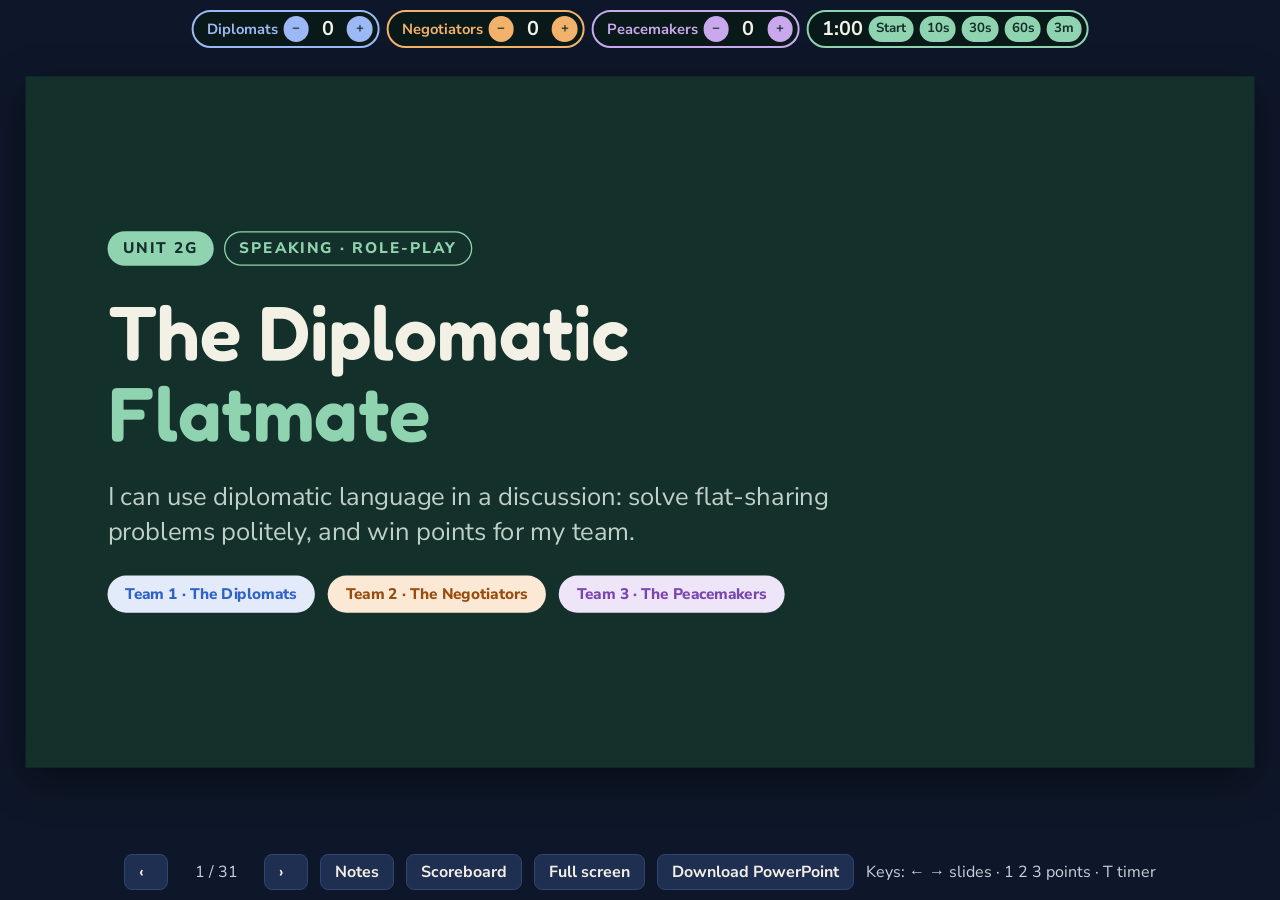
<file: diplomatic-flatmate/index.html>
<!DOCTYPE html>
<html lang="en">
<head>
<meta charset="UTF-8">
<meta name="viewport" content="width=device-width, initial-scale=1.0">
<title>The Diplomatic Flatmate</title>
<meta name="description" content="Unit 2G Speaking lesson: diplomatic language for sharing a flat, with five team games for three teams.">
<style>
@font-face {
  font-family: 'Fredoka';
  font-style: normal;
  font-weight: 400 700;
  font-stretch: 100%;
  font-display: swap;
  src: url([data-uri]) format('woff2');
  unicode-range: U+0000-00FF, U+0131, U+0152-0153, U+02BB-02BC, U+02C6, U+02DA, U+02DC, U+0304, U+0308, U+0329, U+2000-206F, U+20AC, U+2122, U+2191, U+2193, U+2212, U+2215, U+FEFF, U+FFFD;
}
@font-face {
  font-family: 'Nunito Sans';
  font-style: normal;
  font-weight: 400;
  font-stretch: 100%;
  font-display: swap;
  src: url([data-uri]) format('woff2');
  unicode-range: U+0000-00FF, U+0131, U+0152-0153, U+02BB-02BC, U+02C6, U+02DA, U+02DC, U+0304, U+0308, U+0329, U+2000-206F, U+20AC, U+2122, U+2191, U+2193, U+2212, U+2215, U+FEFF, U+FFFD;
}
@font-face {
  font-family: 'Nunito Sans';
  font-style: normal;
  font-weight: 600;
  font-stretch: 100%;
  font-display: swap;
  src: url([data-uri]) format('woff2');
  unicode-range: U+0000-00FF, U+0131, U+0152-0153, U+02BB-02BC, U+02C6, U+02DA, U+02DC, U+0304, U+0308, U+0329, U+2000-206F, U+20AC, U+2122, U+2191, U+2193, U+2212, U+2215, U+FEFF, U+FFFD;
}
@font-face {
  font-family: 'Nunito Sans';
  font-style: normal;
  font-weight: 700;
  font-stretch: 100%;
  font-display: swap;
  src: url([data-uri]) format('woff2');
  unicode-range: U+0000-00FF, U+0131, U+0152-0153, U+02BB-02BC, U+02C6, U+02DA, U+02DC, U+0304, U+0308, U+0329, U+2000-206F, U+20AC, U+2122, U+2191, U+2193, U+2212, U+2215, U+FEFF, U+FFFD;
}
@font-face {
  font-family: 'Nunito Sans';
  font-style: normal;
  font-weight: 800;
  font-stretch: 100%;
  font-display: swap;
  src: url([data-uri]) format('woff2');
  unicode-range: U+0000-00FF, U+0131, U+0152-0153, U+02BB-02BC, U+02C6, U+02DA, U+02DC, U+0304, U+0308, U+0329, U+2000-206F, U+20AC, U+2122, U+2191, U+2193, U+2212, U+2215, U+FEFF, U+FFFD;
}
</style>
<style>
*, *::before, *::after { box-sizing: border-box; }
html, body { margin: 0; height: 100%; background: #0E1729; overflow: hidden; font-family: 'Nunito Sans', Arial, sans-serif; }
.stage { position: fixed; left: 0; right: 0; top: 0; bottom: 56px; display: flex; align-items: center; justify-content: center; }
.deck { position: relative; width: 1920px; height: 1080px; flex: none; transform-origin: center center; box-shadow: 0 20px 60px rgba(0,0,0,.45); }
.deck > section { position: absolute; left: 0; top: 0; width: 1920px; height: 1080px; overflow: hidden; }
.deck > section:not(.active) { display: none !important; }
.deck h1, .deck h2, .deck h3, .deck p, .deck ul, .deck ol { margin: 0; }
.deck h1 { line-height: 1.1; } .deck h2 { line-height: 1.15; } .deck h3 { line-height: 1.2; }
.deck p, .deck li { line-height: 1.4; }
.deck ul { padding-left: 1.1em; }
.deck aside { display: none; }
.deck table { border-collapse: separate; border-spacing: 0; overflow: hidden; }
.deck th, .deck td { padding: .35em .6em; text-align: left; border-bottom: 1px solid rgba(21,35,63,.12); }
.deck th { font-weight: 800; }
.deck tr:last-child td { border-bottom: none; }
.bar { position: fixed; left: 0; right: 0; bottom: 0; height: 56px; display: flex; align-items: center; justify-content: center; gap: 12px; color: #C9D1DE; font-size: 16px; }
.bar button, .bar a { display: inline-flex; align-items: center; text-decoration: none; font: inherit; font-weight: 700; color: #F4EFE4; background: #1E2F52; border: 1px solid #2F4470; border-radius: 8px; height: 36px; min-width: 44px; padding: 0 14px; cursor: pointer; }
.bar button:hover, .bar a:hover { background: #2A3F6A; }
.bar button:focus-visible, .bar a:focus-visible { outline: 2px solid #F4A261; outline-offset: 2px; }
.bar .count { min-width: 72px; text-align: center; font-variant-numeric: tabular-nums; }
.notes { position: fixed; left: 50%; bottom: 64px; transform: translateX(-50%); width: min(960px, calc(100% - 32px)); max-height: 40vh; overflow: auto; padding: 16px 20px; background: #F4EFE4; color: #15233F; border-radius: 12px; font-size: 18px; line-height: 1.5; box-shadow: 0 10px 30px rgba(0,0,0,.4); }
.notes[hidden] { display: none; }
body.fs .bar { display: none; }
body.fs .stage { bottom: 0; }
body.fs .deck { box-shadow: none; }
body.fs { background: #000; }
@media (max-width: 720px) { .bar { gap: 6px; font-size: 14px; } .bar .hint, #fsBtn, #hudBtn { display: none; } .bar button, .bar a { padding: 0 10px; } }

.hud { position: fixed; top: 10px; left: 50%; transform: translateX(-50%); z-index: 10; display: flex; gap: .5em;
  font: 700 clamp(13px, 1.15vw, 28px)/1 'Nunito Sans', Arial, sans-serif; color: #F3F0E6; white-space: nowrap; }
.hud[hidden] { display: none; }
.hud .team, .hud .timer { display: flex; align-items: center; gap: .4em; background: rgba(10, 26, 22, .88);
  border: 2px solid var(--c); border-radius: 999px; padding: .3em .35em .3em .9em; }
.hud .name { color: var(--c); }
.hud .score, .hud .clock { min-width: 2.2ch; text-align: center; font-size: 1.35em; font-variant-numeric: tabular-nums; }
.hud .clock { min-width: 3.4ch; }
.hud button { font: inherit; font-size: .9em; color: #14302A; background: var(--c); border: 0; border-radius: 999px;
  min-width: 1.9em; height: 1.9em; padding: 0 .55em; cursor: pointer; }
.hud button:focus-visible { outline: 2px solid #F3F0E6; outline-offset: 2px; }
.hud .t1 { --c: #9DB9F5; } .hud .t2 { --c: #F2B26B; } .hud .t3 { --c: #C9A8EE; } .hud .timer { --c: #8FD3B0; }
.hud .timer.done { background: #A33A3A; animation: blink .6s 6 alternate; }
@keyframes blink { to { background: rgba(10, 26, 22, .88); } }

</style>
</head>
<body>
<main class="stage" aria-live="polite">
<div class="deck" id="deck">
<section id="cover" data-transition="fade" style="background:#14302A; color:#F3F0E6; font-family:'Nunito Sans', Arial, sans-serif; padding:128px; display:flex; flex-direction:column; justify-content:center; gap:40px">
<div style="display:flex; flex-direction:row; gap:16px">
<p style="font-size:24px; font-weight:800; letter-spacing:3px; text-transform:uppercase; color:#14302A; background:#8FD3B0; padding:10px 24px; border-radius:30px">Unit 2G</p>
<p style="font-size:24px; font-weight:800; letter-spacing:3px; text-transform:uppercase; color:#8FD3B0; padding:8px 22px; border:2px solid #8FD3B0; border-radius:30px">Speaking · Role-play</p>
</div>
<h1 style="font-family:'Fredoka', 'Trebuchet MS', sans-serif; font-size:120px; font-weight:600; line-height:1.05; color:#F3F0E6">The Diplomatic<br><span style="color:#8FD3B0">Flatmate</span></h1>
<p style="width:1240px; font-size:40px; line-height:1.4; color:#BFD0C8">I can use diplomatic language in a discussion: solve flat-sharing problems politely, and win points for my team.</p>
<div style="display:flex; flex-direction:row; gap:20px">
<p style="font-size:24px; font-weight:800; padding:12px 28px; border-radius:40px; background:#E3EAFA; color:#2F62C9">Team 1 · The Diplomats</p>
<p style="font-size:24px; font-weight:800; padding:12px 28px; border-radius:40px; background:#FBE9D6; color:#9A4C0C">Team 2 · The Negotiators</p>
<p style="font-size:24px; font-weight:800; padding:12px 28px; border-radius:40px; background:#EEE5F8; color:#7A47B0">Team 3 · The Peacemakers</p>
</div>
<aside>Welcome everyone. Today's topic is sharing a flat with another person, and how to talk about problems politely, or "diplomatically". We will learn some useful language and then play five team games. Divide the class into three teams now: Team 1, The Diplomats; Team 2, The Negotiators; Team 3, The Peacemakers. Every game gives points, and the team with the most points at the end wins.</aside>
</section>
<section id="plan" data-transition="fade" style="background:#F7F5EE; color:#14302A; font-family:'Nunito Sans', Arial, sans-serif; padding:128px 128px 160px; display:flex; flex-direction:column; gap:40px">
<div style="display:flex; flex-direction:column; gap:12px">
<p style="font-size:24px; font-weight:800; letter-spacing:3px; text-transform:uppercase; color:#2E7D57">Lesson overview</p>
<h2 style="font-family:'Fredoka', 'Trebuchet MS', sans-serif; font-size:64px; font-weight:600; line-height:1.1; color:#14302A">Today's plan: learn, play, win</h2>
</div>
<div style="display:grid; grid-template-columns:1fr 1fr 1fr; gap:32px">
<div style="display:flex; flex-direction:column; gap:10px; background:#FFFDF8; border:2px solid #E3DFD2; padding:32px; border-radius:20px">
<div style="display:flex; flex-direction:row; justify-content:space-between">
<p style="font-size:24px; font-weight:800; letter-spacing:2px; text-transform:uppercase; color:#2E7D57">Warm-up</p>
<p style="font-size:24px; font-weight:700; color:#5E6B66">5 min</p>
</div>
<h3 style="font-family:'Fredoka', 'Trebuchet MS', sans-serif; font-size:40px; font-weight:600; line-height:1.15; color:#14302A">Problem Storm</h3>
<p style="font-size:24px; line-height:1.4; color:#3D4F49">Flat-sharing problems</p>
</div>
<div style="display:flex; flex-direction:column; gap:10px; background:#FFFDF8; border:2px solid #E3DFD2; padding:32px; border-radius:20px">
<div style="display:flex; flex-direction:row; justify-content:space-between">
<p style="font-size:24px; font-weight:800; letter-spacing:2px; text-transform:uppercase; color:#2E7D57">Game 1</p>
<p style="font-size:24px; font-weight:700; color:#5E6B66">12 min</p>
</div>
<h3 style="font-family:'Fredoka', 'Trebuchet MS', sans-serif; font-size:40px; font-weight:600; line-height:1.15; color:#14302A">Tag Tennis</h3>
<p style="font-size:24px; line-height:1.4; color:#3D4F49">Question tags</p>
</div>
<div style="display:flex; flex-direction:column; gap:10px; background:#FFFDF8; border:2px solid #E3DFD2; padding:32px; border-radius:20px">
<div style="display:flex; flex-direction:row; justify-content:space-between">
<p style="font-size:24px; font-weight:800; letter-spacing:2px; text-transform:uppercase; color:#2E7D57">Game 2</p>
<p style="font-size:24px; font-weight:700; color:#5E6B66">10 min</p>
</div>
<h3 style="font-family:'Fredoka', 'Trebuchet MS', sans-serif; font-size:40px; font-weight:600; line-height:1.15; color:#14302A">Missing Word Rescue</h3>
<p style="font-size:24px; line-height:1.4; color:#3D4F49">Diplomatic key phrases</p>
</div>
<div style="display:flex; flex-direction:column; gap:10px; background:#FFFDF8; border:2px solid #E3DFD2; padding:32px; border-radius:20px">
<div style="display:flex; flex-direction:row; justify-content:space-between">
<p style="font-size:24px; font-weight:800; letter-spacing:2px; text-transform:uppercase; color:#2E7D57">Game 3</p>
<p style="font-size:24px; font-weight:700; color:#5E6B66">12 min</p>
</div>
<h3 style="font-family:'Fredoka', 'Trebuchet MS', sans-serif; font-size:40px; font-weight:600; line-height:1.15; color:#14302A">Diplomatic Makeover</h3>
<p style="font-size:24px; line-height:1.4; color:#3D4F49">Polite requests</p>
</div>
<div style="display:flex; flex-direction:column; gap:10px; background:#FFFDF8; border:2px solid #E3DFD2; padding:32px; border-radius:20px">
<div style="display:flex; flex-direction:row; justify-content:space-between">
<p style="font-size:24px; font-weight:800; letter-spacing:2px; text-transform:uppercase; color:#2E7D57">Game 4</p>
<p style="font-size:24px; font-weight:700; color:#5E6B66">10 min</p>
</div>
<h3 style="font-family:'Fredoka', 'Trebuchet MS', sans-serif; font-size:40px; font-weight:600; line-height:1.15; color:#14302A">House Rules</h3>
<p style="font-size:24px; line-height:1.4; color:#3D4F49">be supposed to</p>
</div>
<div style="display:flex; flex-direction:column; gap:10px; background:#FFFDF8; border:2px solid #E3DFD2; padding:32px; border-radius:20px">
<div style="display:flex; flex-direction:row; justify-content:space-between">
<p style="font-size:24px; font-weight:800; letter-spacing:2px; text-transform:uppercase; color:#2E7D57">Game 5 · Final</p>
<p style="font-size:24px; font-weight:700; color:#5E6B66">15 min</p>
</div>
<h3 style="font-family:'Fredoka', 'Trebuchet MS', sans-serif; font-size:40px; font-weight:600; line-height:1.15; color:#14302A">Flatmate Showdown</h3>
<p style="font-size:24px; line-height:1.4; color:#3D4F49">Role-play tournament</p>
</div>
</div>
<p style="font-size:32px; line-height:1.4; color:#14302A">Every game gives points, and the points add up. <b>The team with the most points at the end wins.</b></p>
<p style="position:absolute; left:128px; bottom:64px; width:1200px; font-size:24px; color:#5E6B66">2G Speaking · The Diplomatic Flatmate</p>
<p style="position:absolute; right:128px; bottom:64px; width:200px; font-size:24px; color:#5E6B66; text-align:right">02</p>
<aside>Here is the plan. We start with a short warm-up, then five games. Between the games we learn the language we need: question tags, diplomatic key phrases and "be supposed to". The last game is a role-play tournament, which uses everything from the lesson. The whole lesson takes about 65 minutes. Keep the score on the board, or use the scoreboard in the offline version of this presentation.</aside>
</section>
<section id="teams" data-transition="fade" style="background:#F7F5EE; color:#14302A; font-family:'Nunito Sans', Arial, sans-serif; padding:128px 128px 160px; display:flex; flex-direction:column; gap:40px">
<div style="display:flex; flex-direction:column; gap:12px">
<p style="font-size:24px; font-weight:800; letter-spacing:3px; text-transform:uppercase; color:#2E7D57">Before we start</p>
<h2 style="font-family:'Fredoka', 'Trebuchet MS', sans-serif; font-size:64px; font-weight:600; line-height:1.1; color:#14302A">Meet the teams</h2>
</div>
<div style="display:flex; flex-direction:row; gap:32px">
<div style="flex:1; display:flex; flex-direction:column; gap:8px; background:#E3EAFA; padding:36px; border-radius:20px">
<p style="font-size:24px; font-weight:800; letter-spacing:2px; text-transform:uppercase; color:#2F62C9">Team 1</p>
<h3 style="font-family:'Fredoka', 'Trebuchet MS', sans-serif; font-size:40px; font-weight:600; line-height:1.15; color:#2F62C9">The Diplomats</h3>
<p style="font-size:32px; line-height:1.35; color:#14302A">“Polite words, strong results.”</p>
<p style="font-size:24px; color:#3D4F49">Captain: ______________</p>
</div>
<div style="flex:1; display:flex; flex-direction:column; gap:8px; background:#FBE9D6; padding:36px; border-radius:20px">
<p style="font-size:24px; font-weight:800; letter-spacing:2px; text-transform:uppercase; color:#9A4C0C">Team 2</p>
<h3 style="font-family:'Fredoka', 'Trebuchet MS', sans-serif; font-size:40px; font-weight:600; line-height:1.15; color:#9A4C0C">The Negotiators</h3>
<p style="font-size:32px; line-height:1.35; color:#14302A">“Every problem has a deal.”</p>
<p style="font-size:24px; color:#3D4F49">Captain: ______________</p>
</div>
<div style="flex:1; display:flex; flex-direction:column; gap:8px; background:#EEE5F8; padding:36px; border-radius:20px">
<p style="font-size:24px; font-weight:800; letter-spacing:2px; text-transform:uppercase; color:#7A47B0">Team 3</p>
<h3 style="font-family:'Fredoka', 'Trebuchet MS', sans-serif; font-size:40px; font-weight:600; line-height:1.15; color:#7A47B0">The Peacemakers</h3>
<p style="font-size:32px; line-height:1.35; color:#14302A">“Calm voices, happy homes.”</p>
<p style="font-size:24px; color:#3D4F49">Captain: ______________</p>
</div>
</div>
<div style="display:flex; flex-direction:row; gap:24px">
<div style="flex:1; display:flex; flex-direction:column; gap:6px; background:#FFFDF8; border:2px solid #E3DFD2; padding:24px 28px; border-radius:16px">
<p style="font-family:'Fredoka', 'Trebuchet MS', sans-serif; font-size:40px; font-weight:600; line-height:1.15; color:#2E7D57">1</p>
<p style="font-size:32px; line-height:1.35">English only, all the time.</p>
</div>
<div style="flex:1; display:flex; flex-direction:column; gap:6px; background:#FFFDF8; border:2px solid #E3DFD2; padding:24px 28px; border-radius:16px">
<p style="font-family:'Fredoka', 'Trebuchet MS', sans-serif; font-size:40px; font-weight:600; line-height:1.15; color:#2E7D57">2</p>
<p style="font-size:32px; line-height:1.35">A different player answers each turn.</p>
</div>
<div style="flex:1; display:flex; flex-direction:column; gap:6px; background:#FFFDF8; border:2px solid #E3DFD2; padding:24px 28px; border-radius:16px">
<p style="font-family:'Fredoka', 'Trebuchet MS', sans-serif; font-size:40px; font-weight:600; line-height:1.15; color:#2E7D57">3</p>
<p style="font-size:32px; line-height:1.35">Wait for your turn: no shouting.</p>
</div>
<div style="flex:1; display:flex; flex-direction:column; gap:6px; background:#FFFDF8; border:2px solid #E3DFD2; padding:24px 28px; border-radius:16px">
<p style="font-family:'Fredoka', 'Trebuchet MS', sans-serif; font-size:40px; font-weight:600; line-height:1.15; color:#2E7D57">4</p>
<p style="font-size:32px; line-height:1.35">The teacher's decision is final.</p>
</div>
</div>
<p style="position:absolute; left:128px; bottom:64px; width:1200px; font-size:24px; color:#5E6B66">2G Speaking · The Diplomatic Flatmate</p>
<p style="position:absolute; right:128px; bottom:64px; width:200px; font-size:24px; color:#5E6B66; text-align:right">03</p>
<aside>Put the students into three teams of similar size and level. Each team chooses a captain. The captain writes the team's answers in the writing games and makes sure a different player speaks each turn. Read the four fair-play rules aloud. If a team uses another language during a game, you can take away one point.</aside>
</section>
<section id="warmup" data-transition="fade" style="background:#F7F5EE; color:#14302A; font-family:'Nunito Sans', Arial, sans-serif; padding:128px 128px 160px; display:flex; flex-direction:column; gap:40px">
<div style="display:flex; flex-direction:column; gap:12px">
<p style="font-size:24px; font-weight:800; letter-spacing:3px; text-transform:uppercase; color:#2E7D57">Warm-up · Exercise 1</p>
<h2 style="font-family:'Fredoka', 'Trebuchet MS', sans-serif; font-size:64px; font-weight:600; line-height:1.1; color:#14302A">Are you a good flatmate?</h2>
</div>
<div style="display:flex; flex-direction:row; gap:40px; align-items:start">
<div style="flex:1.3; display:flex; flex-direction:column; gap:24px">
<p style="font-size:32px; line-height:1.4; color:#14302A">Are you good at sharing a living space with other people? <b>Why? / Why not?</b> What problems can there be?</p>
<div style="display:flex; flex-direction:column; gap:10px; background:#DFF0E6; padding:32px; border-radius:20px">
<p style="font-size:24px; font-weight:800; letter-spacing:2px; text-transform:uppercase; color:#2E7D57">The situation</p>
<p style="font-size:32px; line-height:1.4; color:#14302A">While studying in Britain, you are sharing a flat with another student. Your flatmate sometimes leaves the flat untidy and dirty. Talk with your flatmate and agree on some rules for a <b>cleaning rota</b>.</p>
</div>
</div>
<div style="flex:1; display:flex; flex-direction:column; gap:16px; background:#14302A; padding:40px; border-radius:20px">
<p style="font-size:24px; font-weight:800; letter-spacing:2px; text-transform:uppercase; color:#8FD3B0">Mini-game · 60 seconds</p>
<h3 style="font-family:'Fredoka', 'Trebuchet MS', sans-serif; font-size:40px; font-weight:600; line-height:1.15; color:#F3F0E6">Problem Storm</h3>
<p style="font-size:32px; line-height:1.4; color:#F3F0E6">Write as many flat-sharing problems as you can.</p>
<p style="font-size:24px; line-height:1.4; color:#BFD0C8">For example: loud music at night, dirty dishes in the sink…</p>
<p style="font-size:24px; font-weight:800; color:#14302A; background:#8FD3B0; padding:10px 20px; border-radius:30px">+1 for each problem no other team has</p>
</div>
</div>
<p style="position:absolute; left:128px; bottom:64px; width:1200px; font-size:24px; color:#5E6B66">2G Speaking · The Diplomatic Flatmate</p>
<p style="position:absolute; right:128px; bottom:64px; width:200px; font-size:24px; color:#5E6B66; text-align:right">04</p>
<aside>First, ask the class the questions on the left and let two or three students answer. Read the situation together: this is the main task of the lesson. Then play Problem Storm. Each team has 60 seconds to write a list of problems people can have when they share a flat. Teams read their lists aloud one by one. If two or three teams have the same problem, nobody gets a point for it. Every problem that only one team has gives that team 1 point. Write useful problems on the board, because the teams will need them later.</aside>
</section>
<section id="strategy" data-transition="fade" style="background:#F7F5EE; color:#14302A; font-family:'Nunito Sans', Arial, sans-serif; padding:128px 128px 160px; display:flex; flex-direction:column; gap:40px">
<div style="display:flex; flex-direction:column; gap:12px">
<p style="font-size:24px; font-weight:800; letter-spacing:3px; text-transform:uppercase; color:#2E7D57">Language · Speaking Strategy</p>
<h2 style="font-family:'Fredoka', 'Trebuchet MS', sans-serif; font-size:64px; font-weight:600; line-height:1.1; color:#14302A">Be a good listener</h2>
</div>
<p style="font-size:32px; line-height:1.4; color:#3D4F49">It is important to interact appropriately with the person you are speaking to.</p>
<div style="display:flex; flex-direction:row; gap:40px">
<div style="flex:1; display:flex; flex-direction:column; gap:20px; background:#DFF0E6; padding:40px; border-radius:20px">
<p style="font-size:24px; font-weight:800; letter-spacing:2px; text-transform:uppercase; color:#2E7D57">1 · Show interest and empathy</p>
<div style="display:flex; flex-direction:row; flex-wrap:wrap; gap:16px">
<p style="font-size:32px; font-weight:800; color:#2E7D57; background:#FFFDF8; padding:10px 24px; border-radius:30px">Oh dear…</p>
<p style="font-size:32px; font-weight:800; color:#2E7D57; background:#FFFDF8; padding:10px 24px; border-radius:30px">Oh, I'm sorry…</p>
<p style="font-size:32px; font-weight:800; color:#2E7D57; background:#FFFDF8; padding:10px 24px; border-radius:30px">I didn't realise…</p>
</div>
<p style="font-size:32px; line-height:1.4; color:#14302A"><i>“Oh, I'm sorry. I didn't realise the music was so loud.”</i></p>
</div>
<div style="flex:1; display:flex; flex-direction:column; gap:20px; background:#FFFDF8; border:2px solid #E3DFD2; padding:40px; border-radius:20px">
<p style="font-size:24px; font-weight:800; letter-spacing:2px; text-transform:uppercase; color:#2E7D57">2 · Ask for agreement with question tags</p>
<p style="font-size:32px; line-height:1.4; color:#14302A">The kitchen is a bit messy, <span style="color:#2E7D57"><b>isn't it?</b></span></p>
<p style="font-size:32px; line-height:1.4; color:#14302A">You don't mind, <span style="color:#2E7D57"><b>do you?</b></span></p>
<p style="font-size:24px; line-height:1.4; color:#3D4F49">Positive sentence → negative tag. Negative sentence → positive tag.</p>
</div>
</div>
<p style="position:absolute; left:128px; bottom:64px; width:1200px; font-size:24px; color:#5E6B66">2G Speaking · The Diplomatic Flatmate</p>
<p style="position:absolute; right:128px; bottom:64px; width:200px; font-size:24px; color:#5E6B66; text-align:right">05</p>
<aside>When we talk about a problem, we must listen and react to the other person. First, show that you understand their feelings with phrases like "Oh dear", "Oh, I'm sorry" and "I didn't realise". Second, use question tags to invite the other person to agree with you. They make a statement softer and more friendly. Ask a few students to repeat the example sentences with good intonation.</aside>
</section>
<section id="tags-rule" data-transition="fade" style="background:#F7F5EE; color:#14302A; font-family:'Nunito Sans', Arial, sans-serif; padding:128px 128px 160px; display:flex; flex-direction:column; gap:40px">
<div style="display:flex; flex-direction:column; gap:12px">
<p style="font-size:24px; font-weight:800; letter-spacing:3px; text-transform:uppercase; color:#2E7D57">Language · Question tags</p>
<h2 style="font-family:'Fredoka', 'Trebuchet MS', sans-serif; font-size:64px; font-weight:600; line-height:1.1; color:#14302A">How question tags work</h2>
</div>
<div style="display:flex; flex-direction:row; gap:32px">
<div style="flex:1; display:flex; flex-direction:column; gap:16px; background:#FFFDF8; border:2px solid #E3DFD2; padding:36px; border-radius:20px">
<p style="font-size:24px; font-weight:800; letter-spacing:2px; text-transform:uppercase; color:#2E7D57">Positive → negative tag</p>
<p style="font-size:32px; line-height:1.4">The kitchen is clean, <span style="color:#2E7D57"><b>isn't it?</b></span></p>
<p style="font-size:32px; line-height:1.4">You can cook, <span style="color:#2E7D57"><b>can't you?</b></span></p>
<p style="font-size:32px; line-height:1.4">He paid the rent, <span style="color:#2E7D57"><b>didn't he?</b></span></p>
</div>
<div style="flex:1; display:flex; flex-direction:column; gap:16px; background:#FFFDF8; border:2px solid #E3DFD2; padding:36px; border-radius:20px">
<p style="font-size:24px; font-weight:800; letter-spacing:2px; text-transform:uppercase; color:#2E7D57">Negative → positive tag</p>
<p style="font-size:32px; line-height:1.4">You don't smoke, <span style="color:#2E7D57"><b>do you?</b></span></p>
<p style="font-size:32px; line-height:1.4">He hasn't paid, <span style="color:#2E7D57"><b>has he?</b></span></p>
<p style="font-size:32px; line-height:1.4">It isn't fair, <span style="color:#2E7D57"><b>is it?</b></span></p>
</div>
<div style="flex:1; display:flex; flex-direction:column; gap:16px; background:#DFF0E6; padding:36px; border-radius:20px">
<p style="font-size:24px; font-weight:800; letter-spacing:2px; text-transform:uppercase; color:#2E7D57">Special cases</p>
<p style="font-size:32px; line-height:1.4">I'm late, <span style="color:#2E7D57"><b>aren't I?</b></span></p>
<p style="font-size:32px; line-height:1.4">Let's start, <span style="color:#2E7D57"><b>shall we?</b></span></p>
<p style="font-size:32px; line-height:1.4">Close the door, <span style="color:#2E7D57"><b>will you?</b></span></p>
<p style="font-size:32px; line-height:1.4">Nobody called, <span style="color:#2E7D57"><b>did they?</b></span></p>
</div>
</div>
<div style="display:flex; flex-direction:row; gap:32px">
<p style="flex:1; font-size:32px; line-height:1.4; background:#14302A; color:#F3F0E6; padding:20px 32px; border-radius:16px"><span style="color:#8FD3B0"><b>Voice goes down:</b></span> you expect the other person to agree.</p>
<p style="flex:1; font-size:32px; line-height:1.4; background:#14302A; color:#F3F0E6; padding:20px 32px; border-radius:16px"><span style="color:#8FD3B0"><b>Voice goes up:</b></span> it's a real question. You aren't sure.</p>
</div>
<p style="position:absolute; left:128px; bottom:64px; width:1200px; font-size:24px; color:#5E6B66">2G Speaking · The Diplomatic Flatmate</p>
<p style="position:absolute; right:128px; bottom:64px; width:200px; font-size:24px; color:#5E6B66; text-align:right">06</p>
<aside>The tag uses the same auxiliary verb as the sentence: be, do, have, can, will and so on. If the sentence has no auxiliary, we use do, does or did. A positive sentence takes a negative tag, and a negative sentence takes a positive tag. Words like never and nobody make the sentence negative, so the tag is positive. Remember the special cases: I'm becomes "aren't I", Let's becomes "shall we", and a request like "Close the door" becomes "will you". Finally, practise the intonation: when the voice goes down, we expect agreement; when the voice goes up, it is a real question.</aside>
</section>
<section id="g1-rules" data-transition="fade" style="background:#14302A; color:#F3F0E6; font-family:'Nunito Sans', Arial, sans-serif; padding:128px; display:flex; flex-direction:column; justify-content:center; gap:36px">
<div style="display:flex; flex-direction:row; gap:16px">
<p style="font-size:24px; font-weight:800; letter-spacing:3px; text-transform:uppercase; color:#14302A; background:#8FD3B0; padding:10px 24px; border-radius:30px">Game 1</p>
<p style="font-size:24px; font-weight:800; letter-spacing:3px; text-transform:uppercase; color:#8FD3B0; padding:8px 22px; border:2px solid #8FD3B0; border-radius:30px">Question tags · 3 rounds</p>
</div>
<h2 style="font-family:'Fredoka', 'Trebuchet MS', sans-serif; font-size:120px; font-weight:600; line-height:1.05; color:#F3F0E6">Tag Tennis</h2>
<div style="display:flex; flex-direction:column; gap:16px">
<div style="display:flex; flex-direction:row; gap:24px; align-items:start">
<p style="width:56px; height:56px; border-radius:50%; background:#8FD3B0; color:#14302A; font-size:24px; font-weight:800; line-height:2.33; text-align:center">1</p>
<p style="flex:1; font-size:32px; line-height:1.4; color:#F3F0E6">A sentence appears. The team whose turn it is has <b>10 seconds</b> to say the whole sentence with the right tag.</p>
</div>
<div style="display:flex; flex-direction:row; gap:24px; align-items:start">
<p style="width:56px; height:56px; border-radius:50%; background:#8FD3B0; color:#14302A; font-size:24px; font-weight:800; line-height:2.33; text-align:center">2</p>
<p style="flex:1; font-size:32px; line-height:1.4; color:#F3F0E6">Correct: <b>2 points</b>. Wrong or too slow: the next team can <b>steal</b> the answer for 1 point.</p>
</div>
<div style="display:flex; flex-direction:row; gap:24px; align-items:start">
<p style="width:56px; height:56px; border-radius:50%; background:#8FD3B0; color:#14302A; font-size:24px; font-weight:800; line-height:2.33; text-align:center">3</p>
<p style="flex:1; font-size:32px; line-height:1.4; color:#F3F0E6">Bonus <b>+1</b>: your voice goes down on the tag, because you expect the other person to agree.</p>
</div>
<div style="display:flex; flex-direction:row; gap:24px; align-items:start">
<p style="width:56px; height:56px; border-radius:50%; background:#8FD3B0; color:#14302A; font-size:24px; font-weight:800; line-height:2.33; text-align:center">4</p>
<p style="flex:1; font-size:32px; line-height:1.4; color:#F3F0E6">Turns go Team 1 → Team 2 → Team 3, and a different player speaks each time.</p>
</div>
</div>
<div style="display:flex; flex-direction:row; gap:16px">
<p style="font-size:24px; font-weight:800; color:#14302A; background:#F3F0E6; padding:10px 22px; border-radius:30px">Correct: +2</p>
<p style="font-size:24px; font-weight:800; color:#14302A; background:#F3F0E6; padding:10px 22px; border-radius:30px">Steal: +1</p>
<p style="font-size:24px; font-weight:800; color:#14302A; background:#F3F0E6; padding:10px 22px; border-radius:30px">Intonation bonus: +1</p>
</div>
<aside>Game 1, Tag Tennis. There are three rounds and 18 sentences in total. Teams answer in turn: Team 1 takes sentence 1, Team 2 sentence 2, Team 3 sentence 3, and so on. A team must say the whole sentence, not just the tag. Count ten seconds aloud. If the answer is wrong or too slow, the next team can steal it for one point. Give one bonus point when the voice clearly goes down on the tag.</aside>
</section>
<section id="g1-r1" data-transition="fade" style="background:#F7F5EE; color:#14302A; font-family:'Nunito Sans', Arial, sans-serif; padding:128px 128px 160px; display:flex; flex-direction:column; gap:40px">
<div style="display:flex; flex-direction:row; justify-content:space-between; align-items:end">
<div style="display:flex; flex-direction:column; gap:12px">
<p style="font-size:24px; font-weight:800; letter-spacing:3px; text-transform:uppercase; color:#2E7D57">Game 1 · Tag Tennis</p>
<h2 style="font-family:'Fredoka', 'Trebuchet MS', sans-serif; font-size:64px; font-weight:600; line-height:1.1; color:#14302A">Round 1: from the book</h2>
</div>
<p style="font-size:24px; font-weight:800; color:#F3F0E6; background:#14302A; padding:10px 24px; border-radius:30px">10 seconds · +2 points</p>
</div>
<div style="display:grid; grid-template-columns:1fr 1fr; gap:24px">
<div style="display:flex; flex-direction:row; gap:24px; align-items:center; background:#FFFDF8; border:2px solid #E3DFD2; padding:24px 28px; border-radius:18px">
<p style="width:64px; height:64px; border-radius:50%; background:#14302A; color:#F3F0E6; font-size:24px; font-weight:800; line-height:2.67; text-align:center">1</p>
<p style="flex:1; font-size:40px; line-height:1.3">The flat's great, ______?</p>
</div>
<div style="display:flex; flex-direction:row; gap:24px; align-items:center; background:#FFFDF8; border:2px solid #E3DFD2; padding:24px 28px; border-radius:18px">
<p style="width:64px; height:64px; border-radius:50%; background:#14302A; color:#F3F0E6; font-size:24px; font-weight:800; line-height:2.67; text-align:center">2</p>
<p style="flex:1; font-size:40px; line-height:1.3">You don't really like cleaning, ______?</p>
</div>
<div style="display:flex; flex-direction:row; gap:24px; align-items:center; background:#FFFDF8; border:2px solid #E3DFD2; padding:24px 28px; border-radius:18px">
<p style="width:64px; height:64px; border-radius:50%; background:#14302A; color:#F3F0E6; font-size:24px; font-weight:800; line-height:2.67; text-align:center">3</p>
<p style="flex:1; font-size:40px; line-height:1.3">You leave a lot of clothes on the floor, ______?</p>
</div>
<div style="display:flex; flex-direction:row; gap:24px; align-items:center; background:#FFFDF8; border:2px solid #E3DFD2; padding:24px 28px; border-radius:18px">
<p style="width:64px; height:64px; border-radius:50%; background:#14302A; color:#F3F0E6; font-size:24px; font-weight:800; line-height:2.67; text-align:center">4</p>
<p style="flex:1; font-size:40px; line-height:1.3">The cooker can get quite dirty, ______?</p>
</div>
<div style="display:flex; flex-direction:row; gap:24px; align-items:center; background:#FFFDF8; border:2px solid #E3DFD2; padding:24px 28px; border-radius:18px">
<p style="width:64px; height:64px; border-radius:50%; background:#14302A; color:#F3F0E6; font-size:24px; font-weight:800; line-height:2.67; text-align:center">5</p>
<p style="flex:1; font-size:40px; line-height:1.3">We need to talk about who cleans the bathroom, ______?</p>
</div>
<div style="display:flex; flex-direction:row; gap:24px; align-items:center; background:#FFFDF8; border:2px solid #E3DFD2; padding:24px 28px; border-radius:18px">
<p style="width:64px; height:64px; border-radius:50%; background:#14302A; color:#F3F0E6; font-size:24px; font-weight:800; line-height:2.67; text-align:center">6</p>
<p style="flex:1; font-size:40px; line-height:1.3">I'm probably more organised than you, ______?</p>
</div>
</div>
<p style="position:absolute; left:128px; bottom:64px; width:1200px; font-size:24px; color:#5E6B66">2G Speaking · The Diplomatic Flatmate</p>
<p style="position:absolute; right:128px; bottom:64px; width:200px; font-size:24px; color:#5E6B66; text-align:right">08</p>
<aside>These six sentences are from exercise 2 in the book. Team 1 answers sentence 1, Team 2 sentence 2, Team 3 sentence 3, then Team 1 again. The player must say the whole sentence with the tag. Count to ten. A wrong or slow answer can be stolen by the next team for one point. Do not show the answers until all six are done.</aside>
</section>
<section id="g1-r1-ans" data-transition="fade" style="background:#F7F5EE; color:#14302A; font-family:'Nunito Sans', Arial, sans-serif; padding:128px 128px 160px; display:flex; flex-direction:column; gap:40px">
<div style="display:flex; flex-direction:column; gap:12px">
<p style="font-size:24px; font-weight:800; letter-spacing:3px; text-transform:uppercase; color:#2E7D57">Game 1 · Tag Tennis</p>
<h2 style="font-family:'Fredoka', 'Trebuchet MS', sans-serif; font-size:64px; font-weight:600; line-height:1.1; color:#14302A">Round 1: answers</h2>
</div>
<div style="display:flex; flex-direction:column; gap:16px">
<div style="display:flex; flex-direction:row; gap:24px; align-items:center; background:#FFFDF8; border:2px solid #E3DFD2; padding:14px 28px; border-radius:16px">
<p style="width:48px; height:48px; border-radius:50%; background:#2E7D57; color:#F3F0E6; font-size:24px; font-weight:800; line-height:2; text-align:center">1</p>
<p style="flex:1; font-size:32px; line-height:1.4">The flat's great, <span style="color:#2E7D57"><b>isn't it?</b></span></p>
<p style="width:480px; font-size:24px; line-height:1.4; color:#5E6B66">'s = is → isn't</p>
</div>
<div style="display:flex; flex-direction:row; gap:24px; align-items:center; background:#FFFDF8; border:2px solid #E3DFD2; padding:14px 28px; border-radius:16px">
<p style="width:48px; height:48px; border-radius:50%; background:#2E7D57; color:#F3F0E6; font-size:24px; font-weight:800; line-height:2; text-align:center">2</p>
<p style="flex:1; font-size:32px; line-height:1.4">You don't really like cleaning, <span style="color:#2E7D57"><b>do you?</b></span></p>
<p style="width:480px; font-size:24px; line-height:1.4; color:#5E6B66">negative sentence → positive tag</p>
</div>
<div style="display:flex; flex-direction:row; gap:24px; align-items:center; background:#FFFDF8; border:2px solid #E3DFD2; padding:14px 28px; border-radius:16px">
<p style="width:48px; height:48px; border-radius:50%; background:#2E7D57; color:#F3F0E6; font-size:24px; font-weight:800; line-height:2; text-align:center">3</p>
<p style="flex:1; font-size:32px; line-height:1.4">You leave a lot of clothes on the floor, <span style="color:#2E7D57"><b>don't you?</b></span></p>
<p style="width:480px; font-size:24px; line-height:1.4; color:#5E6B66">present simple → do / don't</p>
</div>
<div style="display:flex; flex-direction:row; gap:24px; align-items:center; background:#FFFDF8; border:2px solid #E3DFD2; padding:14px 28px; border-radius:16px">
<p style="width:48px; height:48px; border-radius:50%; background:#2E7D57; color:#F3F0E6; font-size:24px; font-weight:800; line-height:2; text-align:center">4</p>
<p style="flex:1; font-size:32px; line-height:1.4">The cooker can get quite dirty, <span style="color:#2E7D57"><b>can't it?</b></span></p>
<p style="width:480px; font-size:24px; line-height:1.4; color:#5E6B66">can → can't</p>
</div>
<div style="display:flex; flex-direction:row; gap:24px; align-items:center; background:#FFFDF8; border:2px solid #E3DFD2; padding:14px 28px; border-radius:16px">
<p style="width:48px; height:48px; border-radius:50%; background:#2E7D57; color:#F3F0E6; font-size:24px; font-weight:800; line-height:2; text-align:center">5</p>
<p style="flex:1; font-size:32px; line-height:1.4">We need to talk about who cleans the bathroom, <span style="color:#2E7D57"><b>don't we?</b></span></p>
<p style="width:480px; font-size:24px; line-height:1.4; color:#5E6B66">need is the main verb → don't</p>
</div>
<div style="display:flex; flex-direction:row; gap:24px; align-items:center; background:#FFFDF8; border:2px solid #E3DFD2; padding:14px 28px; border-radius:16px">
<p style="width:48px; height:48px; border-radius:50%; background:#2E7D57; color:#F3F0E6; font-size:24px; font-weight:800; line-height:2; text-align:center">6</p>
<p style="flex:1; font-size:32px; line-height:1.4">I'm probably more organised than you, <span style="color:#2E7D57"><b>aren't I?</b></span></p>
<p style="width:480px; font-size:24px; line-height:1.4; color:#5E6B66">special: I'm → aren't I</p>
</div>
</div>
<p style="position:absolute; left:128px; bottom:64px; width:1200px; font-size:24px; color:#5E6B66">2G Speaking · The Diplomatic Flatmate</p>
<p style="position:absolute; right:128px; bottom:64px; width:200px; font-size:24px; color:#5E6B66; text-align:right">09</p>
<aside>Go through the answers and the reasons. Ask the whole class to repeat each sentence with the voice going down on the tag. Pay attention to number 6: "I'm…" takes "aren't I?", not "am not I?". Add up the points for Round 1 before you continue.</aside>
</section>
<section id="g1-r2" data-transition="fade" style="background:#F7F5EE; color:#14302A; font-family:'Nunito Sans', Arial, sans-serif; padding:128px 128px 160px; display:flex; flex-direction:column; gap:40px">
<div style="display:flex; flex-direction:row; justify-content:space-between; align-items:end">
<div style="display:flex; flex-direction:column; gap:12px">
<p style="font-size:24px; font-weight:800; letter-spacing:3px; text-transform:uppercase; color:#2E7D57">Game 1 · Tag Tennis</p>
<h2 style="font-family:'Fredoka', 'Trebuchet MS', sans-serif; font-size:64px; font-weight:600; line-height:1.1; color:#14302A">Round 2: tricky tags</h2>
</div>
<p style="font-size:24px; font-weight:800; color:#F3F0E6; background:#14302A; padding:10px 24px; border-radius:30px">10 seconds · +2 points</p>
</div>
<div style="display:grid; grid-template-columns:1fr 1fr; gap:24px">
<div style="display:flex; flex-direction:row; gap:24px; align-items:center; background:#FFFDF8; border:2px solid #E3DFD2; padding:24px 28px; border-radius:18px">
<p style="width:64px; height:64px; border-radius:50%; background:#14302A; color:#F3F0E6; font-size:24px; font-weight:800; line-height:2.67; text-align:center">7</p>
<p style="flex:1; font-size:40px; line-height:1.3">You've paid the rent, ______?</p>
</div>
<div style="display:flex; flex-direction:row; gap:24px; align-items:center; background:#FFFDF8; border:2px solid #E3DFD2; padding:24px 28px; border-radius:18px">
<p style="width:64px; height:64px; border-radius:50%; background:#14302A; color:#F3F0E6; font-size:24px; font-weight:800; line-height:2.67; text-align:center">8</p>
<p style="flex:1; font-size:40px; line-height:1.3">She can't cook, ______?</p>
</div>
<div style="display:flex; flex-direction:row; gap:24px; align-items:center; background:#FFFDF8; border:2px solid #E3DFD2; padding:24px 28px; border-radius:18px">
<p style="width:64px; height:64px; border-radius:50%; background:#14302A; color:#F3F0E6; font-size:24px; font-weight:800; line-height:2.67; text-align:center">9</p>
<p style="flex:1; font-size:40px; line-height:1.3">Nobody washed the dishes, ______?</p>
</div>
<div style="display:flex; flex-direction:row; gap:24px; align-items:center; background:#FFFDF8; border:2px solid #E3DFD2; padding:24px 28px; border-radius:18px">
<p style="width:64px; height:64px; border-radius:50%; background:#14302A; color:#F3F0E6; font-size:24px; font-weight:800; line-height:2.67; text-align:center">10</p>
<p style="flex:1; font-size:40px; line-height:1.3">Let's make a cleaning rota, ______?</p>
</div>
<div style="display:flex; flex-direction:row; gap:24px; align-items:center; background:#FFFDF8; border:2px solid #E3DFD2; padding:24px 28px; border-radius:18px">
<p style="width:64px; height:64px; border-radius:50%; background:#14302A; color:#F3F0E6; font-size:24px; font-weight:800; line-height:2.67; text-align:center">11</p>
<p style="flex:1; font-size:40px; line-height:1.3">There isn't any milk left, ______?</p>
</div>
<div style="display:flex; flex-direction:row; gap:24px; align-items:center; background:#FFFDF8; border:2px solid #E3DFD2; padding:24px 28px; border-radius:18px">
<p style="width:64px; height:64px; border-radius:50%; background:#14302A; color:#F3F0E6; font-size:24px; font-weight:800; line-height:2.67; text-align:center">12</p>
<p style="flex:1; font-size:40px; line-height:1.3">Turn the music down, ______?</p>
</div>
</div>
<p style="position:absolute; left:128px; bottom:64px; width:1200px; font-size:24px; color:#5E6B66">2G Speaking · The Diplomatic Flatmate</p>
<p style="position:absolute; right:128px; bottom:64px; width:200px; font-size:24px; color:#5E6B66; text-align:right">10</p>
<aside>Round 2 is harder: it uses the special cases from the grammar slide. Continue the turn order from Round 1. If no team can answer, give a hint by pointing to the special cases: nobody, let's, there and a request.</aside>
</section>
<section id="g1-r2-ans" data-transition="fade" style="background:#F7F5EE; color:#14302A; font-family:'Nunito Sans', Arial, sans-serif; padding:128px 128px 160px; display:flex; flex-direction:column; gap:40px">
<div style="display:flex; flex-direction:column; gap:12px">
<p style="font-size:24px; font-weight:800; letter-spacing:3px; text-transform:uppercase; color:#2E7D57">Game 1 · Tag Tennis</p>
<h2 style="font-family:'Fredoka', 'Trebuchet MS', sans-serif; font-size:64px; font-weight:600; line-height:1.1; color:#14302A">Round 2: answers</h2>
</div>
<div style="display:flex; flex-direction:column; gap:16px">
<div style="display:flex; flex-direction:row; gap:24px; align-items:center; background:#FFFDF8; border:2px solid #E3DFD2; padding:14px 28px; border-radius:16px">
<p style="width:48px; height:48px; border-radius:50%; background:#2E7D57; color:#F3F0E6; font-size:24px; font-weight:800; line-height:2; text-align:center">7</p>
<p style="flex:1; font-size:32px; line-height:1.4">You've paid the rent, <span style="color:#2E7D57"><b>haven't you?</b></span></p>
<p style="width:480px; font-size:24px; line-height:1.4; color:#5E6B66">have → haven't</p>
</div>
<div style="display:flex; flex-direction:row; gap:24px; align-items:center; background:#FFFDF8; border:2px solid #E3DFD2; padding:14px 28px; border-radius:16px">
<p style="width:48px; height:48px; border-radius:50%; background:#2E7D57; color:#F3F0E6; font-size:24px; font-weight:800; line-height:2; text-align:center">8</p>
<p style="flex:1; font-size:32px; line-height:1.4">She can't cook, <span style="color:#2E7D57"><b>can she?</b></span></p>
<p style="width:480px; font-size:24px; line-height:1.4; color:#5E6B66">negative sentence → positive tag</p>
</div>
<div style="display:flex; flex-direction:row; gap:24px; align-items:center; background:#FFFDF8; border:2px solid #E3DFD2; padding:14px 28px; border-radius:16px">
<p style="width:48px; height:48px; border-radius:50%; background:#2E7D57; color:#F3F0E6; font-size:24px; font-weight:800; line-height:2; text-align:center">9</p>
<p style="flex:1; font-size:32px; line-height:1.4">Nobody washed the dishes, <span style="color:#2E7D57"><b>did they?</b></span></p>
<p style="width:480px; font-size:24px; line-height:1.4; color:#5E6B66">nobody is negative; we use they</p>
</div>
<div style="display:flex; flex-direction:row; gap:24px; align-items:center; background:#FFFDF8; border:2px solid #E3DFD2; padding:14px 28px; border-radius:16px">
<p style="width:48px; height:48px; border-radius:50%; background:#2E7D57; color:#F3F0E6; font-size:24px; font-weight:800; line-height:2; text-align:center">10</p>
<p style="flex:1; font-size:32px; line-height:1.4">Let's make a cleaning rota, <span style="color:#2E7D57"><b>shall we?</b></span></p>
<p style="width:480px; font-size:24px; line-height:1.4; color:#5E6B66">special: let's → shall we</p>
</div>
<div style="display:flex; flex-direction:row; gap:24px; align-items:center; background:#FFFDF8; border:2px solid #E3DFD2; padding:14px 28px; border-radius:16px">
<p style="width:48px; height:48px; border-radius:50%; background:#2E7D57; color:#F3F0E6; font-size:24px; font-weight:800; line-height:2; text-align:center">11</p>
<p style="flex:1; font-size:32px; line-height:1.4">There isn't any milk left, <span style="color:#2E7D57"><b>is there?</b></span></p>
<p style="width:480px; font-size:24px; line-height:1.4; color:#5E6B66">there isn't → is there</p>
</div>
<div style="display:flex; flex-direction:row; gap:24px; align-items:center; background:#FFFDF8; border:2px solid #E3DFD2; padding:14px 28px; border-radius:16px">
<p style="width:48px; height:48px; border-radius:50%; background:#2E7D57; color:#F3F0E6; font-size:24px; font-weight:800; line-height:2; text-align:center">12</p>
<p style="flex:1; font-size:32px; line-height:1.4">Turn the music down, <span style="color:#2E7D57"><b>will you?</b></span></p>
<p style="width:480px; font-size:24px; line-height:1.4; color:#5E6B66">special: a request → will you</p>
</div>
</div>
<p style="position:absolute; left:128px; bottom:64px; width:1200px; font-size:24px; color:#5E6B66">2G Speaking · The Diplomatic Flatmate</p>
<p style="position:absolute; right:128px; bottom:64px; width:200px; font-size:24px; color:#5E6B66; text-align:right">11</p>
<aside>Check the answers. Point out sentence 9: "nobody" makes the sentence negative, so the tag is positive, and we use "they" for "nobody". Sentence 12 is a request, so "will you?" makes it softer and more polite. Add up the Round 2 points.</aside>
</section>
<section id="g1-r3" data-transition="fade" style="background:#F7F5EE; color:#14302A; font-family:'Nunito Sans', Arial, sans-serif; padding:128px 128px 160px; display:flex; flex-direction:column; gap:40px">
<div style="display:flex; flex-direction:row; justify-content:space-between; align-items:end">
<div style="display:flex; flex-direction:column; gap:12px">
<p style="font-size:24px; font-weight:800; letter-spacing:3px; text-transform:uppercase; color:#2E7D57">Game 1 · Tag Tennis</p>
<h2 style="font-family:'Fredoka', 'Trebuchet MS', sans-serif; font-size:64px; font-weight:600; line-height:1.1; color:#14302A">Round 3: lightning round</h2>
</div>
<p style="font-size:24px; font-weight:800; color:#14302A; background:#8FD3B0; padding:10px 24px; border-radius:30px">Only 5 seconds! · +2 points</p>
</div>
<div style="display:grid; grid-template-columns:1fr 1fr; gap:24px">
<div style="display:flex; flex-direction:row; gap:24px; align-items:center; background:#FFFDF8; border:2px solid #E3DFD2; padding:24px 28px; border-radius:18px">
<p style="width:64px; height:64px; border-radius:50%; background:#14302A; color:#F3F0E6; font-size:24px; font-weight:800; line-height:2.67; text-align:center">13</p>
<p style="flex:1; font-size:40px; line-height:1.3">We're supposed to pay the bills on time, ______?</p>
</div>
<div style="display:flex; flex-direction:row; gap:24px; align-items:center; background:#FFFDF8; border:2px solid #E3DFD2; padding:24px 28px; border-radius:18px">
<p style="width:64px; height:64px; border-radius:50%; background:#14302A; color:#F3F0E6; font-size:24px; font-weight:800; line-height:2.67; text-align:center">14</p>
<p style="flex:1; font-size:40px; line-height:1.3">You borrowed my charger, ______?</p>
</div>
<div style="display:flex; flex-direction:row; gap:24px; align-items:center; background:#FFFDF8; border:2px solid #E3DFD2; padding:24px 28px; border-radius:18px">
<p style="width:64px; height:64px; border-radius:50%; background:#14302A; color:#F3F0E6; font-size:24px; font-weight:800; line-height:2.67; text-align:center">15</p>
<p style="flex:1; font-size:40px; line-height:1.3">He never takes out the rubbish, ______?</p>
</div>
<div style="display:flex; flex-direction:row; gap:24px; align-items:center; background:#FFFDF8; border:2px solid #E3DFD2; padding:24px 28px; border-radius:18px">
<p style="width:64px; height:64px; border-radius:50%; background:#14302A; color:#F3F0E6; font-size:24px; font-weight:800; line-height:2.67; text-align:center">16</p>
<p style="flex:1; font-size:40px; line-height:1.3">Your friends won't stay late, ______?</p>
</div>
<div style="display:flex; flex-direction:row; gap:24px; align-items:center; background:#FFFDF8; border:2px solid #E3DFD2; padding:24px 28px; border-radius:18px">
<p style="width:64px; height:64px; border-radius:50%; background:#14302A; color:#F3F0E6; font-size:24px; font-weight:800; line-height:2.67; text-align:center">17</p>
<p style="flex:1; font-size:40px; line-height:1.3">Everyone hates vacuuming, ______?</p>
</div>
<div style="display:flex; flex-direction:row; gap:24px; align-items:center; background:#FFFDF8; border:2px solid #E3DFD2; padding:24px 28px; border-radius:18px">
<p style="width:64px; height:64px; border-radius:50%; background:#14302A; color:#F3F0E6; font-size:24px; font-weight:800; line-height:2.67; text-align:center">18</p>
<p style="flex:1; font-size:40px; line-height:1.3">It was your turn yesterday, ______?</p>
</div>
</div>
<p style="position:absolute; left:128px; bottom:64px; width:1200px; font-size:24px; color:#5E6B66">2G Speaking · The Diplomatic Flatmate</p>
<p style="position:absolute; right:128px; bottom:64px; width:200px; font-size:24px; color:#5E6B66; text-align:right">12</p>
<aside>Lightning round: teams now have only five seconds per sentence, so it is fast and exciting. Steals are still allowed. Sentence 13 uses "be supposed to", which we will study later in the lesson. After this round, add up the totals for Game 1.</aside>
</section>
<section id="g1-r3-ans" data-transition="fade" style="background:#F7F5EE; color:#14302A; font-family:'Nunito Sans', Arial, sans-serif; padding:128px 128px 160px; display:flex; flex-direction:column; gap:40px">
<div style="display:flex; flex-direction:column; gap:12px">
<p style="font-size:24px; font-weight:800; letter-spacing:3px; text-transform:uppercase; color:#2E7D57">Game 1 · Tag Tennis</p>
<h2 style="font-family:'Fredoka', 'Trebuchet MS', sans-serif; font-size:64px; font-weight:600; line-height:1.1; color:#14302A">Round 3: answers</h2>
</div>
<div style="display:flex; flex-direction:column; gap:16px">
<div style="display:flex; flex-direction:row; gap:24px; align-items:center; background:#FFFDF8; border:2px solid #E3DFD2; padding:14px 28px; border-radius:16px">
<p style="width:48px; height:48px; border-radius:50%; background:#2E7D57; color:#F3F0E6; font-size:24px; font-weight:800; line-height:2; text-align:center">13</p>
<p style="flex:1; font-size:32px; line-height:1.4">We're supposed to pay the bills on time, <span style="color:#2E7D57"><b>aren't we?</b></span></p>
<p style="width:480px; font-size:24px; line-height:1.4; color:#5E6B66">we're = we are → aren't</p>
</div>
<div style="display:flex; flex-direction:row; gap:24px; align-items:center; background:#FFFDF8; border:2px solid #E3DFD2; padding:14px 28px; border-radius:16px">
<p style="width:48px; height:48px; border-radius:50%; background:#2E7D57; color:#F3F0E6; font-size:24px; font-weight:800; line-height:2; text-align:center">14</p>
<p style="flex:1; font-size:32px; line-height:1.4">You borrowed my charger, <span style="color:#2E7D57"><b>didn't you?</b></span></p>
<p style="width:480px; font-size:24px; line-height:1.4; color:#5E6B66">past simple → did / didn't</p>
</div>
<div style="display:flex; flex-direction:row; gap:24px; align-items:center; background:#FFFDF8; border:2px solid #E3DFD2; padding:14px 28px; border-radius:16px">
<p style="width:48px; height:48px; border-radius:50%; background:#2E7D57; color:#F3F0E6; font-size:24px; font-weight:800; line-height:2; text-align:center">15</p>
<p style="flex:1; font-size:32px; line-height:1.4">He never takes out the rubbish, <span style="color:#2E7D57"><b>does he?</b></span></p>
<p style="width:480px; font-size:24px; line-height:1.4; color:#5E6B66">never is negative → positive tag</p>
</div>
<div style="display:flex; flex-direction:row; gap:24px; align-items:center; background:#FFFDF8; border:2px solid #E3DFD2; padding:14px 28px; border-radius:16px">
<p style="width:48px; height:48px; border-radius:50%; background:#2E7D57; color:#F3F0E6; font-size:24px; font-weight:800; line-height:2; text-align:center">16</p>
<p style="flex:1; font-size:32px; line-height:1.4">Your friends won't stay late, <span style="color:#2E7D57"><b>will they?</b></span></p>
<p style="width:480px; font-size:24px; line-height:1.4; color:#5E6B66">won't → will</p>
</div>
<div style="display:flex; flex-direction:row; gap:24px; align-items:center; background:#FFFDF8; border:2px solid #E3DFD2; padding:14px 28px; border-radius:16px">
<p style="width:48px; height:48px; border-radius:50%; background:#2E7D57; color:#F3F0E6; font-size:24px; font-weight:800; line-height:2; text-align:center">17</p>
<p style="flex:1; font-size:32px; line-height:1.4">Everyone hates vacuuming, <span style="color:#2E7D57"><b>don't they?</b></span></p>
<p style="width:480px; font-size:24px; line-height:1.4; color:#5E6B66">everyone → they</p>
</div>
<div style="display:flex; flex-direction:row; gap:24px; align-items:center; background:#FFFDF8; border:2px solid #E3DFD2; padding:14px 28px; border-radius:16px">
<p style="width:48px; height:48px; border-radius:50%; background:#2E7D57; color:#F3F0E6; font-size:24px; font-weight:800; line-height:2; text-align:center">18</p>
<p style="flex:1; font-size:32px; line-height:1.4">It was your turn yesterday, <span style="color:#2E7D57"><b>wasn't it?</b></span></p>
<p style="width:480px; font-size:24px; line-height:1.4; color:#5E6B66">was → wasn't</p>
</div>
</div>
<p style="position:absolute; left:128px; bottom:64px; width:1200px; font-size:24px; color:#5E6B66">2G Speaking · The Diplomatic Flatmate</p>
<p style="position:absolute; right:128px; bottom:64px; width:200px; font-size:24px; color:#5E6B66; text-align:right">13</p>
<aside>Check the last six answers. Sentence 15: "never" makes the sentence negative, so the tag is positive: "does he?". Sentence 17: "everyone" takes "they" in the tag. Announce the total score after Game 1.</aside>
</section>
<section id="g2-rules" data-transition="fade" style="background:#14302A; color:#F3F0E6; font-family:'Nunito Sans', Arial, sans-serif; padding:128px; display:flex; flex-direction:column; justify-content:center; gap:36px">
<div style="display:flex; flex-direction:row; gap:16px">
<p style="font-size:24px; font-weight:800; letter-spacing:3px; text-transform:uppercase; color:#14302A; background:#8FD3B0; padding:10px 24px; border-radius:30px">Game 2</p>
<p style="font-size:24px; font-weight:800; letter-spacing:3px; text-transform:uppercase; color:#8FD3B0; padding:8px 22px; border:2px solid #8FD3B0; border-radius:30px">Key phrases · 2 rounds</p>
</div>
<h2 style="font-family:'Fredoka', 'Trebuchet MS', sans-serif; font-size:120px; font-weight:600; line-height:1.05; color:#F3F0E6">Missing Word Rescue</h2>
<div style="display:flex; flex-direction:column; gap:16px">
<div style="display:flex; flex-direction:row; gap:24px; align-items:start">
<p style="width:56px; height:56px; border-radius:50%; background:#8FD3B0; color:#14302A; font-size:24px; font-weight:800; line-height:2.33; text-align:center">1</p>
<p style="flex:1; font-size:32px; line-height:1.4; color:#F3F0E6"><b>Round 1 · Race (3 minutes):</b> complete the 8 diplomatic phrases with the words in the box. One word is extra!</p>
</div>
<div style="display:flex; flex-direction:row; gap:24px; align-items:start">
<p style="width:56px; height:56px; border-radius:50%; background:#8FD3B0; color:#14302A; font-size:24px; font-weight:800; line-height:2.33; text-align:center">2</p>
<p style="flex:1; font-size:32px; line-height:1.4; color:#F3F0E6">The captain writes the answers. <b>1 point</b> for every correct phrase. The first team with all 8 correct gets a <b>+3 bonus</b>.</p>
</div>
<div style="display:flex; flex-direction:row; gap:24px; align-items:start">
<p style="width:56px; height:56px; border-radius:50%; background:#8FD3B0; color:#14302A; font-size:24px; font-weight:800; line-height:2.33; text-align:center">3</p>
<p style="flex:1; font-size:32px; line-height:1.4; color:#F3F0E6"><b>Round 2 · Finish it!</b> In turn, each team finishes a phrase with a real flat problem.</p>
</div>
<div style="display:flex; flex-direction:row; gap:24px; align-items:start">
<p style="width:56px; height:56px; border-radius:50%; background:#8FD3B0; color:#14302A; font-size:24px; font-weight:800; line-height:2.33; text-align:center">4</p>
<p style="flex:1; font-size:32px; line-height:1.4; color:#F3F0E6">A natural, correct ending: <b>1 point</b>. Go around the teams twice.</p>
</div>
</div>
<div style="display:flex; flex-direction:row; gap:16px">
<p style="font-size:24px; font-weight:800; color:#14302A; background:#F3F0E6; padding:10px 22px; border-radius:30px">Correct phrase: +1</p>
<p style="font-size:24px; font-weight:800; color:#14302A; background:#F3F0E6; padding:10px 22px; border-radius:30px">Fastest team: +3</p>
<p style="font-size:24px; font-weight:800; color:#14302A; background:#F3F0E6; padding:10px 22px; border-radius:30px">Good ending: +1</p>
</div>
<aside>Game 2 uses the key phrases from exercise 4. In Round 1, all teams work at the same time. They have three minutes to complete the eight phrases on paper. When a team thinks it has finished, the captain raises a hand and you check. The first team with all eight correct gets three bonus points. Then check all teams' answers: one point per correct phrase. In Round 2, teams take turns to finish a phrase with a real flat problem.</aside>
</section>
<section id="g2-gaps" data-transition="fade" style="background:#F7F5EE; color:#14302A; font-family:'Nunito Sans', Arial, sans-serif; padding:128px 128px 160px; display:flex; flex-direction:column; gap:40px">
<div style="display:flex; flex-direction:row; justify-content:space-between; align-items:end">
<div style="display:flex; flex-direction:column; gap:12px">
<p style="font-size:24px; font-weight:800; letter-spacing:3px; text-transform:uppercase; color:#2E7D57">Game 2 · Round 1 · Exercise 4</p>
<h2 style="font-family:'Fredoka', 'Trebuchet MS', sans-serif; font-size:64px; font-weight:600; line-height:1.1; color:#14302A">Complete the phrases</h2>
</div>
<p style="font-size:24px; font-weight:800; color:#F3F0E6; background:#14302A; padding:10px 24px; border-radius:30px">3 minutes · one word is extra</p>
</div>
<div style="display:flex; flex-direction:row; flex-wrap:wrap; gap:16px">
<p style="font-size:32px; font-weight:800; color:#2E7D57; background:#DFF0E6; padding:8px 26px; border-radius:30px">bring</p>
<p style="font-size:32px; font-weight:800; color:#2E7D57; background:#DFF0E6; padding:8px 26px; border-radius:30px">feel</p>
<p style="font-size:32px; font-weight:800; color:#2E7D57; background:#DFF0E6; padding:8px 26px; border-radius:30px">just</p>
<p style="font-size:32px; font-weight:800; color:#2E7D57; background:#DFF0E6; padding:8px 26px; border-radius:30px">mind</p>
<p style="font-size:32px; font-weight:800; color:#2E7D57; background:#DFF0E6; padding:8px 26px; border-radius:30px">on</p>
<p style="font-size:32px; font-weight:800; color:#2E7D57; background:#DFF0E6; padding:8px 26px; border-radius:30px">perhaps</p>
<p style="font-size:32px; font-weight:800; color:#2E7D57; background:#DFF0E6; padding:8px 26px; border-radius:30px">resolve</p>
<p style="font-size:32px; font-weight:800; color:#2E7D57; background:#DFF0E6; padding:8px 26px; border-radius:30px">should</p>
<p style="font-size:32px; font-weight:800; color:#2E7D57; background:#DFF0E6; padding:8px 26px; border-radius:30px">word</p>
</div>
<div style="display:grid; grid-template-columns:1fr 1fr; gap:16px">
<div style="display:flex; flex-direction:row; gap:24px; align-items:center; background:#FFFDF8; border:2px solid #E3DFD2; padding:18px 28px; border-radius:16px">
<p style="width:56px; height:56px; border-radius:50%; background:#14302A; color:#F3F0E6; font-size:24px; font-weight:800; line-height:2.33; text-align:center">1</p>
<p style="flex:1; font-size:32px; line-height:1.4">Can I have a ______ with you about …?</p>
</div>
<div style="display:flex; flex-direction:row; gap:24px; align-items:center; background:#FFFDF8; border:2px solid #E3DFD2; padding:18px 28px; border-radius:16px">
<p style="width:56px; height:56px; border-radius:50%; background:#14302A; color:#F3F0E6; font-size:24px; font-weight:800; line-height:2.33; text-align:center">2</p>
<p style="flex:1; font-size:32px; line-height:1.4">Well, it's ______ that …</p>
</div>
<div style="display:flex; flex-direction:row; gap:24px; align-items:center; background:#FFFDF8; border:2px solid #E3DFD2; padding:18px 28px; border-radius:16px">
<p style="width:56px; height:56px; border-radius:50%; background:#14302A; color:#F3F0E6; font-size:24px; font-weight:800; line-height:2.33; text-align:center">3</p>
<p style="flex:1; font-size:32px; line-height:1.4">What did you have in ______ …?</p>
</div>
<div style="display:flex; flex-direction:row; gap:24px; align-items:center; background:#FFFDF8; border:2px solid #E3DFD2; padding:18px 28px; border-radius:16px">
<p style="width:56px; height:56px; border-radius:50%; background:#14302A; color:#F3F0E6; font-size:24px; font-weight:800; line-height:2.33; text-align:center">4</p>
<p style="flex:1; font-size:32px; line-height:1.4">I thought ______ we could …</p>
</div>
<div style="display:flex; flex-direction:row; gap:24px; align-items:center; background:#FFFDF8; border:2px solid #E3DFD2; padding:18px 28px; border-radius:16px">
<p style="width:56px; height:56px; border-radius:50%; background:#14302A; color:#F3F0E6; font-size:24px; font-weight:800; line-height:2.33; text-align:center">5</p>
<p style="flex:1; font-size:32px; line-height:1.4">You must ______ that …</p>
</div>
<div style="display:flex; flex-direction:row; gap:24px; align-items:center; background:#FFFDF8; border:2px solid #E3DFD2; padding:18px 28px; border-radius:16px">
<p style="width:56px; height:56px; border-radius:50%; background:#14302A; color:#F3F0E6; font-size:24px; font-weight:800; line-height:2.33; text-align:center">6</p>
<p style="flex:1; font-size:32px; line-height:1.4">I didn't want to ______ it up, but …</p>
</div>
<div style="display:flex; flex-direction:row; gap:24px; align-items:center; background:#FFFDF8; border:2px solid #E3DFD2; padding:18px 28px; border-radius:16px">
<p style="width:56px; height:56px; border-radius:50%; background:#14302A; color:#F3F0E6; font-size:24px; font-weight:800; line-height:2.33; text-align:center">7</p>
<p style="flex:1; font-size:32px; line-height:1.4">You ______ have said something earlier.</p>
</div>
<div style="display:flex; flex-direction:row; gap:24px; align-items:center; background:#FFFDF8; border:2px solid #E3DFD2; padding:18px 28px; border-radius:16px">
<p style="width:56px; height:56px; border-radius:50%; background:#14302A; color:#F3F0E6; font-size:24px; font-weight:800; line-height:2.33; text-align:center">8</p>
<p style="flex:1; font-size:32px; line-height:1.4">Could we possibly agree ______ …?</p>
</div>
</div>
<p style="position:absolute; left:128px; bottom:64px; width:1200px; font-size:24px; color:#5E6B66">2G Speaking · The Diplomatic Flatmate</p>
<p style="position:absolute; right:128px; bottom:64px; width:200px; font-size:24px; color:#5E6B66; text-align:right">15</p>
<aside>Start the three-minute timer. Teams write the numbers 1 to 8 and the missing word for each phrase. Remind them that one word in the box is not needed. Walk around and check, but do not give answers. When time is up, show the next slide.</aside>
</section>
<section id="g2-toolkit" data-transition="fade" style="background:#F7F5EE; color:#14302A; font-family:'Nunito Sans', Arial, sans-serif; padding:128px 128px 160px; display:flex; flex-direction:column; gap:40px">
<div style="display:flex; flex-direction:row; justify-content:space-between; align-items:end">
<div style="display:flex; flex-direction:column; gap:12px">
<p style="font-size:24px; font-weight:800; letter-spacing:3px; text-transform:uppercase; color:#2E7D57">Game 2 · Answers</p>
<h2 style="font-family:'Fredoka', 'Trebuchet MS', sans-serif; font-size:64px; font-weight:600; line-height:1.1; color:#14302A">Your diplomatic toolkit</h2>
</div>
<p style="font-size:24px; font-weight:800; color:#14302A; background:#DFF0E6; padding:10px 24px; border-radius:30px">The extra word: resolve</p>
</div>
<div style="display:grid; grid-template-columns:1fr 1fr; gap:20px">
<div style="display:flex; flex-direction:column; gap:8px; background:#FFFDF8; border:2px solid #E3DFD2; padding:24px 32px; border-radius:18px">
<p style="font-size:24px; font-weight:800; letter-spacing:2px; text-transform:uppercase; color:#2E7D57">Start the talk</p>
<p style="font-size:32px; line-height:1.4">1 · Can I have a <span style="color:#2E7D57"><b>word</b></span> with you about…?</p>
<p style="font-size:32px; line-height:1.4">6 · I didn't want to <span style="color:#2E7D57"><b>bring</b></span> it up, but…</p>
</div>
<div style="display:flex; flex-direction:column; gap:8px; background:#FFFDF8; border:2px solid #E3DFD2; padding:24px 32px; border-radius:18px">
<p style="font-size:24px; font-weight:800; letter-spacing:2px; text-transform:uppercase; color:#2E7D57">Explain the problem gently</p>
<p style="font-size:32px; line-height:1.4">2 · Well, it's <span style="color:#2E7D57"><b>just</b></span> that…</p>
</div>
<div style="display:flex; flex-direction:column; gap:8px; background:#FFFDF8; border:2px solid #E3DFD2; padding:24px 32px; border-radius:18px">
<p style="font-size:24px; font-weight:800; letter-spacing:2px; text-transform:uppercase; color:#2E7D57">Show empathy</p>
<p style="font-size:32px; line-height:1.4">5 · You must <span style="color:#2E7D57"><b>feel</b></span> that…</p>
</div>
<div style="display:flex; flex-direction:column; gap:8px; background:#FFFDF8; border:2px solid #E3DFD2; padding:24px 32px; border-radius:18px">
<p style="font-size:24px; font-weight:800; letter-spacing:2px; text-transform:uppercase; color:#2E7D57">Ask for ideas</p>
<p style="font-size:32px; line-height:1.4">3 · What did you have in <span style="color:#2E7D57"><b>mind</b></span>…?</p>
</div>
<div style="display:flex; flex-direction:column; gap:8px; background:#FFFDF8; border:2px solid #E3DFD2; padding:24px 32px; border-radius:18px">
<p style="font-size:24px; font-weight:800; letter-spacing:2px; text-transform:uppercase; color:#2E7D57">Suggest and agree</p>
<p style="font-size:32px; line-height:1.4">4 · I thought <span style="color:#2E7D57"><b>perhaps</b></span> we could…</p>
<p style="font-size:32px; line-height:1.4">8 · Could we possibly agree <span style="color:#2E7D57"><b>on</b></span>…?</p>
</div>
<div style="display:flex; flex-direction:column; gap:8px; background:#FFFDF8; border:2px solid #E3DFD2; padding:24px 32px; border-radius:18px">
<p style="font-size:24px; font-weight:800; letter-spacing:2px; text-transform:uppercase; color:#2E7D57">React honestly</p>
<p style="font-size:32px; line-height:1.4">7 · You <span style="color:#2E7D57"><b>should</b></span> have said something earlier.</p>
</div>
</div>
<p style="position:absolute; left:128px; bottom:64px; width:1200px; font-size:24px; color:#5E6B66">2G Speaking · The Diplomatic Flatmate</p>
<p style="position:absolute; right:128px; bottom:64px; width:200px; font-size:24px; color:#5E6B66; text-align:right">16</p>
<aside>Check the answers: 1 word, 2 just, 3 mind, 4 perhaps, 5 feel, 6 bring, 7 should, 8 on. The word "resolve" was not needed. Give one point per correct phrase and the bonus to the fastest team. The phrases are grouped by what they do in a conversation. This is the toolkit the teams will use in Games 3 and 5, so leave this slide on the screen for a moment.</aside>
</section>
<section id="g2-finish" data-transition="fade" style="background:#F7F5EE; color:#14302A; font-family:'Nunito Sans', Arial, sans-serif; padding:128px 128px 160px; display:flex; flex-direction:column; gap:40px">
<div style="display:flex; flex-direction:row; justify-content:space-between; align-items:end">
<div style="display:flex; flex-direction:column; gap:12px">
<p style="font-size:24px; font-weight:800; letter-spacing:3px; text-transform:uppercase; color:#2E7D57">Game 2 · Round 2</p>
<h2 style="font-family:'Fredoka', 'Trebuchet MS', sans-serif; font-size:64px; font-weight:600; line-height:1.1; color:#14302A">Finish it!</h2>
</div>
<p style="font-size:24px; font-weight:800; color:#F3F0E6; background:#14302A; padding:10px 24px; border-radius:30px">Good ending · +1 point</p>
</div>
<div style="display:flex; flex-direction:column; gap:8px; background:#14302A; padding:28px 36px; border-radius:20px">
<p style="font-size:24px; font-weight:800; letter-spacing:2px; text-transform:uppercase; color:#8FD3B0">Example</p>
<p style="font-size:40px; line-height:1.3; color:#F3F0E6">I didn't want to bring it up, but <span style="color:#8FD3B0"><b>your friends stayed until 2 a.m.</b></span></p>
</div>
<div style="display:grid; grid-template-columns:1fr 1fr; gap:16px">
<div style="display:flex; flex-direction:row; gap:24px; align-items:center; background:#FFFDF8; border:2px solid #E3DFD2; padding:18px 28px; border-radius:16px">
<p style="width:56px; height:56px; border-radius:50%; background:#2E7D57; color:#F3F0E6; font-size:24px; font-weight:800; line-height:2.33; text-align:center">A</p>
<p style="flex:1; font-size:32px; line-height:1.4">Can I have a word with you about…</p>
</div>
<div style="display:flex; flex-direction:row; gap:24px; align-items:center; background:#FFFDF8; border:2px solid #E3DFD2; padding:18px 28px; border-radius:16px">
<p style="width:56px; height:56px; border-radius:50%; background:#2E7D57; color:#F3F0E6; font-size:24px; font-weight:800; line-height:2.33; text-align:center">B</p>
<p style="flex:1; font-size:32px; line-height:1.4">Well, it's just that…</p>
</div>
<div style="display:flex; flex-direction:row; gap:24px; align-items:center; background:#FFFDF8; border:2px solid #E3DFD2; padding:18px 28px; border-radius:16px">
<p style="width:56px; height:56px; border-radius:50%; background:#2E7D57; color:#F3F0E6; font-size:24px; font-weight:800; line-height:2.33; text-align:center">C</p>
<p style="flex:1; font-size:32px; line-height:1.4">What did you have in mind for…</p>
</div>
<div style="display:flex; flex-direction:row; gap:24px; align-items:center; background:#FFFDF8; border:2px solid #E3DFD2; padding:18px 28px; border-radius:16px">
<p style="width:56px; height:56px; border-radius:50%; background:#2E7D57; color:#F3F0E6; font-size:24px; font-weight:800; line-height:2.33; text-align:center">D</p>
<p style="flex:1; font-size:32px; line-height:1.4">I thought perhaps we could…</p>
</div>
<div style="display:flex; flex-direction:row; gap:24px; align-items:center; background:#FFFDF8; border:2px solid #E3DFD2; padding:18px 28px; border-radius:16px">
<p style="width:56px; height:56px; border-radius:50%; background:#2E7D57; color:#F3F0E6; font-size:24px; font-weight:800; line-height:2.33; text-align:center">E</p>
<p style="flex:1; font-size:32px; line-height:1.4">You must feel that…</p>
</div>
<div style="display:flex; flex-direction:row; gap:24px; align-items:center; background:#FFFDF8; border:2px solid #E3DFD2; padding:18px 28px; border-radius:16px">
<p style="width:56px; height:56px; border-radius:50%; background:#2E7D57; color:#F3F0E6; font-size:24px; font-weight:800; line-height:2.33; text-align:center">F</p>
<p style="flex:1; font-size:32px; line-height:1.4">You should have said something earlier about…</p>
</div>
<div style="display:flex; flex-direction:row; gap:24px; align-items:center; background:#FFFDF8; border:2px solid #E3DFD2; padding:18px 28px; border-radius:16px">
<p style="width:56px; height:56px; border-radius:50%; background:#2E7D57; color:#F3F0E6; font-size:24px; font-weight:800; line-height:2.33; text-align:center">G</p>
<p style="flex:1; font-size:32px; line-height:1.4">Could we possibly agree on…</p>
</div>
<div style="display:flex; flex-direction:row; gap:24px; align-items:center; background:#FFFDF8; border:2px solid #E3DFD2; padding:18px 28px; border-radius:16px">
<p style="width:56px; height:56px; border-radius:50%; background:#2E7D57; color:#F3F0E6; font-size:24px; font-weight:800; line-height:2.33; text-align:center">H</p>
<p style="flex:1; font-size:32px; line-height:1.4">I didn't want to bring it up, but…</p>
</div>
</div>
<p style="position:absolute; left:128px; bottom:64px; width:1200px; font-size:24px; color:#5E6B66">2G Speaking · The Diplomatic Flatmate</p>
<p style="position:absolute; right:128px; bottom:64px; width:200px; font-size:24px; color:#5E6B66; text-align:right">17</p>
<aside>Call out a letter, A to H. The team whose turn it is has about ten seconds to say the phrase and finish it with a real flat-sharing problem, like the example. A natural and grammatically correct ending gets one point. If the ending is wrong, the next team can try for the point. Go around all three teams twice, so every team gets two phrases.</aside>
</section>
<section id="g3-rules" data-transition="fade" style="background:#14302A; color:#F3F0E6; font-family:'Nunito Sans', Arial, sans-serif; padding:128px; display:flex; flex-direction:column; justify-content:center; gap:36px">
<div style="display:flex; flex-direction:row; gap:16px">
<p style="font-size:24px; font-weight:800; letter-spacing:3px; text-transform:uppercase; color:#14302A; background:#8FD3B0; padding:10px 24px; border-radius:30px">Game 3</p>
<p style="font-size:24px; font-weight:800; letter-spacing:3px; text-transform:uppercase; color:#8FD3B0; padding:8px 22px; border:2px solid #8FD3B0; border-radius:30px">Polite requests · 8 cards</p>
</div>
<h2 style="font-family:'Fredoka', 'Trebuchet MS', sans-serif; font-size:120px; font-weight:600; line-height:1.05; color:#F3F0E6">Diplomatic Makeover</h2>
<div style="display:flex; flex-direction:column; gap:16px">
<div style="display:flex; flex-direction:row; gap:24px; align-items:start">
<p style="width:56px; height:56px; border-radius:50%; background:#8FD3B0; color:#14302A; font-size:24px; font-weight:800; line-height:2.33; text-align:center">1</p>
<p style="flex:1; font-size:32px; line-height:1.4; color:#F3F0E6">A <b>rude</b> sentence appears. All three teams have <b>60 seconds</b> to rewrite it diplomatically on paper.</p>
</div>
<div style="display:flex; flex-direction:row; gap:24px; align-items:start">
<p style="width:56px; height:56px; border-radius:50%; background:#8FD3B0; color:#14302A; font-size:24px; font-weight:800; line-height:2.33; text-align:center">2</p>
<p style="flex:1; font-size:32px; line-height:1.4; color:#F3F0E6">Each team reads its new version aloud. Use the toolkit from Game 2!</p>
</div>
<div style="display:flex; flex-direction:row; gap:24px; align-items:start">
<p style="width:56px; height:56px; border-radius:50%; background:#8FD3B0; color:#14302A; font-size:24px; font-weight:800; line-height:2.33; text-align:center">3</p>
<p style="flex:1; font-size:32px; line-height:1.4; color:#F3F0E6"><b>+1</b> for each toolkit phrase (up to 2), and <b>+1</b> for empathy or a question tag.</p>
</div>
<div style="display:flex; flex-direction:row; gap:24px; align-items:start">
<p style="width:56px; height:56px; border-radius:50%; background:#8FD3B0; color:#14302A; font-size:24px; font-weight:800; line-height:2.33; text-align:center">4</p>
<p style="flex:1; font-size:32px; line-height:1.4; color:#F3F0E6"><b>+1</b> for the most diplomatic version: the teacher decides. Up to <b>4 points</b> per card!</p>
</div>
</div>
<div style="display:flex; flex-direction:row; gap:16px">
<p style="font-size:24px; font-weight:800; color:#14302A; background:#F3F0E6; padding:10px 22px; border-radius:30px">Toolkit phrase: +1 (max 2)</p>
<p style="font-size:24px; font-weight:800; color:#14302A; background:#F3F0E6; padding:10px 22px; border-radius:30px">Empathy or tag: +1</p>
<p style="font-size:24px; font-weight:800; color:#14302A; background:#F3F0E6; padding:10px 22px; border-radius:30px">Most diplomatic: +1</p>
</div>
<aside>Game 3 practises exercise 5: introducing a topic and talking about it diplomatically. All teams play at the same time. Show one rude sentence and start a 60-second timer. Each team writes a polite version. Then each team reads its version aloud, and you give points: one for each phrase from the toolkit, up to two; one for empathy or a question tag; and one for the most diplomatic version. Play as many of the eight cards as you have time for.</aside>
</section>
<section id="g3-example" data-transition="fade" style="background:#F7F5EE; color:#14302A; font-family:'Nunito Sans', Arial, sans-serif; padding:128px 128px 160px; display:flex; flex-direction:column; gap:40px">
<div style="display:flex; flex-direction:column; gap:12px">
<p style="font-size:24px; font-weight:800; letter-spacing:3px; text-transform:uppercase; color:#2E7D57">Game 3 · How to win</p>
<h2 style="font-family:'Fredoka', 'Trebuchet MS', sans-serif; font-size:64px; font-weight:600; line-height:1.1; color:#14302A">From rude to diplomatic</h2>
</div>
<div style="display:flex; flex-direction:row; gap:32px; align-items:stretch">
<div style="flex:0.8; display:flex; flex-direction:column; justify-content:center; gap:16px; background:#F6E2DF; padding:40px; border-radius:20px">
<p style="font-size:24px; font-weight:800; letter-spacing:2px; text-transform:uppercase; color:#A33A3A">Rude</p>
<p style="font-family:'Fredoka', 'Trebuchet MS', sans-serif; font-size:40px; font-weight:600; line-height:1.2; color:#A33A3A">“Wash your dirty dishes. Now!”</p>
</div>
<div style="flex:1.4; display:flex; flex-direction:column; gap:16px; background:#DFF0E6; padding:40px; border-radius:20px">
<p style="font-size:24px; font-weight:800; letter-spacing:2px; text-transform:uppercase; color:#2E7D57">Diplomatic</p>
<p style="font-size:32px; line-height:1.45; color:#14302A">“<span style="color:#2E7D57"><b>Can I have a word with you</b></span> about the dishes? <span style="color:#2E7D57"><b>I didn't want to bring it up, but</b></span> the kitchen gets messy so quickly, <span style="color:#2E7D57"><b>doesn't it?</b></span> <span style="color:#2E7D57"><b>I thought perhaps we could</b></span> wash up straight after dinner.”</p>
</div>
</div>
<div style="display:flex; flex-direction:row; flex-wrap:wrap; gap:16px; align-items:center">
<p style="font-size:24px; font-weight:800; color:#14302A; background:#FFFDF8; border:2px solid #E3DFD2; padding:10px 22px; border-radius:30px">Toolkit phrases: +2 (the maximum)</p>
<p style="font-size:24px; font-weight:800; color:#14302A; background:#FFFDF8; border:2px solid #E3DFD2; padding:10px 22px; border-radius:30px">Question tag: +1</p>
<p style="font-size:24px; font-weight:800; color:#F3F0E6; background:#2E7D57; padding:12px 24px; border-radius:30px">Total: 3 points, or 4 if it's the most diplomatic</p>
</div>
<p style="position:absolute; left:128px; bottom:64px; width:1200px; font-size:24px; color:#5E6B66">2G Speaking · The Diplomatic Flatmate</p>
<p style="position:absolute; right:128px; bottom:64px; width:200px; font-size:24px; color:#5E6B66; text-align:right">19</p>
<aside>Show this model before the game starts. Read the rude sentence in an angry voice, then the diplomatic version in a calm, friendly voice. Point out the green parts: two or more toolkit phrases give the maximum of two points, and the question tag "doesn't it?" gives one more. If this version were the most diplomatic in the round, it would get four points.</aside>
</section>
<section id="g3-cards-1" data-transition="fade" style="background:#F7F5EE; color:#14302A; font-family:'Nunito Sans', Arial, sans-serif; padding:128px 128px 160px; display:flex; flex-direction:column; gap:40px">
<div style="display:flex; flex-direction:row; justify-content:space-between; align-items:end">
<div style="display:flex; flex-direction:column; gap:12px">
<p style="font-size:24px; font-weight:800; letter-spacing:3px; text-transform:uppercase; color:#2E7D57">Game 3 · Cards 1–4</p>
<h2 style="font-family:'Fredoka', 'Trebuchet MS', sans-serif; font-size:64px; font-weight:600; line-height:1.1; color:#14302A">Make it diplomatic!</h2>
</div>
<p style="font-size:24px; font-weight:800; color:#F3F0E6; background:#14302A; padding:10px 24px; border-radius:30px">60 seconds · up to 4 points</p>
</div>
<div style="display:grid; grid-template-columns:1fr 1fr; gap:32px">
<div style="display:flex; flex-direction:column; gap:16px; background:#FFFDF8; border:2px solid #E3DFD2; padding:36px 40px; border-radius:20px">
<p style="font-size:24px; font-weight:800; letter-spacing:2px; text-transform:uppercase; color:#2E7D57">Card 1 · Washing the dishes</p>
<p style="font-family:'Fredoka', 'Trebuchet MS', sans-serif; font-size:40px; font-weight:600; line-height:1.2; color:#A33A3A">“Wash your dirty dishes. Now!”</p>
</div>
<div style="display:flex; flex-direction:column; gap:16px; background:#FFFDF8; border:2px solid #E3DFD2; padding:36px 40px; border-radius:20px">
<p style="font-size:24px; font-weight:800; letter-spacing:2px; text-transform:uppercase; color:#2E7D57">Card 2 · The bath and toilet</p>
<p style="font-family:'Fredoka', 'Trebuchet MS', sans-serif; font-size:40px; font-weight:600; line-height:1.2; color:#A33A3A">“The bathroom is disgusting. Clean it!”</p>
</div>
<div style="display:flex; flex-direction:column; gap:16px; background:#FFFDF8; border:2px solid #E3DFD2; padding:36px 40px; border-radius:20px">
<p style="font-size:24px; font-weight:800; letter-spacing:2px; text-transform:uppercase; color:#2E7D57">Card 3 · Vacuuming the carpets</p>
<p style="font-family:'Fredoka', 'Trebuchet MS', sans-serif; font-size:40px; font-weight:600; line-height:1.2; color:#A33A3A">“You never vacuum. You're so lazy.”</p>
</div>
<div style="display:flex; flex-direction:column; gap:16px; background:#FFFDF8; border:2px solid #E3DFD2; padding:36px 40px; border-radius:20px">
<p style="font-size:24px; font-weight:800; letter-spacing:2px; text-transform:uppercase; color:#2E7D57">Card 4 · Taking out the rubbish</p>
<p style="font-family:'Fredoka', 'Trebuchet MS', sans-serif; font-size:40px; font-weight:600; line-height:1.2; color:#A33A3A">“Take the rubbish out. It stinks!”</p>
</div>
</div>
<p style="font-size:32px; line-height:1.4; color:#3D4F49">Start with: <b>Can I have a word with you about…?</b> · <b>I didn't want to bring it up, but…</b></p>
<p style="position:absolute; left:128px; bottom:64px; width:1200px; font-size:24px; color:#5E6B66">2G Speaking · The Diplomatic Flatmate</p>
<p style="position:absolute; right:128px; bottom:64px; width:200px; font-size:24px; color:#5E6B66; text-align:right">20</p>
<aside>Point to one card at a time and start the 60-second timer. All three teams write a diplomatic version at the same time. Then each team reads its version aloud. Give up to two points for toolkit phrases, one point for empathy or a question tag, and one point for the most diplomatic version. Topics 1 to 4 come from exercise 5 in the book.</aside>
</section>
<section id="g3-cards-2" data-transition="fade" style="background:#F7F5EE; color:#14302A; font-family:'Nunito Sans', Arial, sans-serif; padding:128px 128px 160px; display:flex; flex-direction:column; gap:40px">
<div style="display:flex; flex-direction:row; justify-content:space-between; align-items:end">
<div style="display:flex; flex-direction:column; gap:12px">
<p style="font-size:24px; font-weight:800; letter-spacing:3px; text-transform:uppercase; color:#2E7D57">Game 3 · Cards 5–8</p>
<h2 style="font-family:'Fredoka', 'Trebuchet MS', sans-serif; font-size:64px; font-weight:600; line-height:1.1; color:#14302A">Make it diplomatic!</h2>
</div>
<p style="font-size:24px; font-weight:800; color:#F3F0E6; background:#14302A; padding:10px 24px; border-radius:30px">60 seconds · up to 4 points</p>
</div>
<div style="display:grid; grid-template-columns:1fr 1fr; gap:32px">
<div style="display:flex; flex-direction:column; gap:16px; background:#FFFDF8; border:2px solid #E3DFD2; padding:36px 40px; border-radius:20px">
<p style="font-size:24px; font-weight:800; letter-spacing:2px; text-transform:uppercase; color:#2E7D57">Card 5 · Borrowing things</p>
<p style="font-family:'Fredoka', 'Trebuchet MS', sans-serif; font-size:40px; font-weight:600; line-height:1.2; color:#A33A3A">“Stop using my things without asking!”</p>
</div>
<div style="display:flex; flex-direction:column; gap:16px; background:#FFFDF8; border:2px solid #E3DFD2; padding:36px 40px; border-radius:20px">
<p style="font-size:24px; font-weight:800; letter-spacing:2px; text-transform:uppercase; color:#2E7D57">Card 6 · Playing music</p>
<p style="font-family:'Fredoka', 'Trebuchet MS', sans-serif; font-size:40px; font-weight:600; line-height:1.2; color:#A33A3A">“Your music is terrible and too loud!”</p>
</div>
<div style="display:flex; flex-direction:column; gap:16px; background:#FFFDF8; border:2px solid #E3DFD2; padding:36px 40px; border-radius:20px">
<p style="font-size:24px; font-weight:800; letter-spacing:2px; text-transform:uppercase; color:#2E7D57">Card 7 · Visitors</p>
<p style="font-family:'Fredoka', 'Trebuchet MS', sans-serif; font-size:40px; font-weight:600; line-height:1.2; color:#A33A3A">“Your friends are here every night. I hate it.”</p>
</div>
<div style="display:flex; flex-direction:column; gap:16px; background:#FFFDF8; border:2px solid #E3DFD2; padding:36px 40px; border-radius:20px">
<p style="font-size:24px; font-weight:800; letter-spacing:2px; text-transform:uppercase; color:#2E7D57">Card 8 · Noise</p>
<p style="font-family:'Fredoka', 'Trebuchet MS', sans-serif; font-size:40px; font-weight:600; line-height:1.2; color:#A33A3A">“It's 2 a.m. Be quiet!”</p>
</div>
</div>
<p style="font-size:32px; line-height:1.4; color:#3D4F49">Add empathy: <b>Oh dear…</b> · <b>I'm sorry…</b> · <b>I didn't realise…</b> · or a question tag</p>
<p style="position:absolute; left:128px; bottom:64px; width:1200px; font-size:24px; color:#5E6B66">2G Speaking · The Diplomatic Flatmate</p>
<p style="position:absolute; right:128px; bottom:64px; width:200px; font-size:24px; color:#5E6B66; text-align:right">21</p>
<aside>Cards 5 and 6 are from exercise 5. Cards 7 and 8, visitors and noise, prepare the teams for the final role-play in exercise 8. Play the cards in the same way: 60 seconds, then each team reads aloud. Add up the Game 3 points at the end.</aside>
</section>
<section id="supposed-to" data-transition="fade" style="background:#F7F5EE; color:#14302A; font-family:'Nunito Sans', Arial, sans-serif; padding:128px 128px 160px; display:flex; flex-direction:column; gap:40px">
<div style="display:flex; flex-direction:column; gap:12px">
<p style="font-size:24px; font-weight:800; letter-spacing:3px; text-transform:uppercase; color:#2E7D57">Language · Learn this!</p>
<h2 style="font-family:'Fredoka', 'Trebuchet MS', sans-serif; font-size:64px; font-weight:600; line-height:1.1; color:#14302A">be supposed to</h2>
</div>
<p style="font-size:32px; line-height:1.4; color:#3D4F49">We use <b>be supposed to</b> for rules and duties: what other people <b>expect</b> you to do.</p>
<div style="display:flex; flex-direction:row; gap:32px; align-items:stretch">
<div style="flex:0.8; display:flex; flex-direction:column; justify-content:center; gap:16px; background:#14302A; padding:40px; border-radius:20px">
<p style="font-size:24px; font-weight:800; letter-spacing:2px; text-transform:uppercase; color:#8FD3B0">The form</p>
<p style="font-family:'Fredoka', 'Trebuchet MS', sans-serif; font-size:40px; font-weight:600; line-height:1.3; color:#F3F0E6">am / is / are<br><span style="color:#8FD3B0">+ supposed to</span><br>+ verb</p>
</div>
<div style="flex:1.6; display:flex; flex-direction:column; gap:16px">
<div style="display:flex; flex-direction:column; gap:4px; background:#FFFDF8; border:2px solid #E3DFD2; padding:20px 32px; border-radius:16px">
<p style="font-size:24px; font-weight:800; letter-spacing:2px; text-transform:uppercase; color:#2E7D57">Positive</p>
<p style="font-size:32px; line-height:1.4">We<span style="color:#2E7D57"><b>'re supposed to</b></span> pay the bills on time.</p>
</div>
<div style="display:flex; flex-direction:column; gap:4px; background:#FFFDF8; border:2px solid #E3DFD2; padding:20px 32px; border-radius:16px">
<p style="font-size:24px; font-weight:800; letter-spacing:2px; text-transform:uppercase; color:#2E7D57">Negative</p>
<p style="font-size:32px; line-height:1.4">I<span style="color:#2E7D57"><b>'m not supposed to</b></span> stay out late on weekdays.</p>
</div>
<div style="display:flex; flex-direction:column; gap:4px; background:#FFFDF8; border:2px solid #E3DFD2; padding:20px 32px; border-radius:16px">
<p style="font-size:24px; font-weight:800; letter-spacing:2px; text-transform:uppercase; color:#2E7D57">Question</p>
<p style="font-size:32px; line-height:1.4"><span style="color:#2E7D57"><b>Are</b></span> we <span style="color:#2E7D57"><b>supposed to</b></span> clean the bathroom every week?</p>
</div>
</div>
</div>
<p style="font-size:32px; line-height:1.4; background:#F6E2DF; color:#14302A; padding:18px 32px; border-radius:16px"><span style="color:#A33A3A"><b>Don't forget be!</b></span>  Wrong: <i>We supposed to pay.</i>  Right: <b>We're supposed to pay.</b></p>
<p style="position:absolute; left:128px; bottom:64px; width:1200px; font-size:24px; color:#5E6B66">2G Speaking · The Diplomatic Flatmate</p>
<p style="position:absolute; right:128px; bottom:64px; width:200px; font-size:24px; color:#5E6B66; text-align:right">22</p>
<aside>This is the "Learn this!" box from the book. "Be supposed to" shows obligation: something you are expected to do, often because of a rule. The two examples from the book are "We're supposed to pay the bills on time" and "I'm not supposed to stay out late on weekdays". The most common mistake is to forget the verb "be". Ask students for one more example about their own home or school rules.</aside>
</section>
<section id="g4-rules" data-transition="fade" style="background:#14302A; color:#F3F0E6; font-family:'Nunito Sans', Arial, sans-serif; padding:128px; display:flex; flex-direction:column; justify-content:center; gap:36px">
<div style="display:flex; flex-direction:row; gap:16px">
<p style="font-size:24px; font-weight:800; letter-spacing:3px; text-transform:uppercase; color:#14302A; background:#8FD3B0; padding:10px 24px; border-radius:30px">Game 4</p>
<p style="font-size:24px; font-weight:800; letter-spacing:3px; text-transform:uppercase; color:#8FD3B0; padding:8px 22px; border:2px solid #8FD3B0; border-radius:30px">be supposed to · 2 rounds</p>
</div>
<h2 style="font-family:'Fredoka', 'Trebuchet MS', sans-serif; font-size:120px; font-weight:600; line-height:1.05; color:#F3F0E6">House Rules</h2>
<div style="display:flex; flex-direction:column; gap:16px">
<div style="display:flex; flex-direction:row; gap:24px; align-items:start">
<p style="width:56px; height:56px; border-radius:50%; background:#8FD3B0; color:#14302A; font-size:24px; font-weight:800; line-height:2.33; text-align:center">1</p>
<p style="flex:1; font-size:32px; line-height:1.4; color:#F3F0E6"><b>Round 1 · Unique rules (3 minutes):</b> write as many house rules for a shared flat as you can, with <b>(not) supposed to</b>.</p>
</div>
<div style="display:flex; flex-direction:row; gap:24px; align-items:start">
<p style="width:56px; height:56px; border-radius:50%; background:#8FD3B0; color:#14302A; font-size:24px; font-weight:800; line-height:2.33; text-align:center">2</p>
<p style="flex:1; font-size:32px; line-height:1.4; color:#F3F0E6">Teams read their rules aloud. If another team has the same rule, cross it out. Each <b>unique, correct</b> rule: <b>2 points</b>.</p>
</div>
<div style="display:flex; flex-direction:row; gap:24px; align-items:start">
<p style="width:56px; height:56px; border-radius:50%; background:#8FD3B0; color:#14302A; font-size:24px; font-weight:800; line-height:2.33; text-align:center">3</p>
<p style="flex:1; font-size:32px; line-height:1.4; color:#F3F0E6"><b>Round 2 · Rule breakers:</b> a situation appears. In turn, each team says what the person is (not) supposed to do.</p>
</div>
<div style="display:flex; flex-direction:row; gap:24px; align-items:start">
<p style="width:56px; height:56px; border-radius:50%; background:#8FD3B0; color:#14302A; font-size:24px; font-weight:800; line-height:2.33; text-align:center">4</p>
<p style="flex:1; font-size:32px; line-height:1.4; color:#F3F0E6">Correct in <b>15 seconds</b>: <b>2 points</b>. If not, the next team can steal it for <b>1 point</b>.</p>
</div>
</div>
<div style="display:flex; flex-direction:row; gap:16px">
<p style="font-size:24px; font-weight:800; color:#14302A; background:#F3F0E6; padding:10px 22px; border-radius:30px">Unique rule: +2</p>
<p style="font-size:24px; font-weight:800; color:#14302A; background:#F3F0E6; padding:10px 22px; border-radius:30px">Rule breaker: +2</p>
<p style="font-size:24px; font-weight:800; color:#14302A; background:#F3F0E6; padding:10px 22px; border-radius:30px">Steal: +1</p>
</div>
<aside>Game 4 practises "be supposed to". Round 1 works like the warm-up: teams write as many rules as they can in three minutes, for example "We're supposed to wash our dishes after dinner". Teams read their rules one by one. If two or three teams have the same rule, nobody gets points for it. A unique rule with correct grammar gets two points. In Round 2, teams take turns to react to a situation with a sentence using "supposed to".</aside>
</section>
<section id="g4-situations" data-transition="fade" style="background:#F7F5EE; color:#14302A; font-family:'Nunito Sans', Arial, sans-serif; padding:128px 128px 160px; display:flex; flex-direction:column; gap:40px">
<div style="display:flex; flex-direction:row; justify-content:space-between; align-items:end">
<div style="display:flex; flex-direction:column; gap:12px">
<p style="font-size:24px; font-weight:800; letter-spacing:3px; text-transform:uppercase; color:#2E7D57">Game 4 · Round 2</p>
<h2 style="font-family:'Fredoka', 'Trebuchet MS', sans-serif; font-size:64px; font-weight:600; line-height:1.1; color:#14302A">Rule breakers</h2>
</div>
<p style="font-size:24px; font-weight:800; color:#F3F0E6; background:#14302A; padding:10px 24px; border-radius:30px">15 seconds · +2 points</p>
</div>
<div style="display:grid; grid-template-columns:1fr 1fr; gap:24px">
<div style="display:flex; flex-direction:row; gap:24px; align-items:center; background:#FFFDF8; border:2px solid #E3DFD2; padding:24px 28px; border-radius:18px">
<p style="width:56px; height:56px; border-radius:50%; background:#14302A; color:#F3F0E6; font-size:24px; font-weight:800; line-height:2.33; text-align:center">1</p>
<p style="flex:1; font-size:32px; line-height:1.4">It's Tom's turn to clean the bathroom, but he's playing video games.</p>
</div>
<div style="display:flex; flex-direction:row; gap:24px; align-items:center; background:#FFFDF8; border:2px solid #E3DFD2; padding:24px 28px; border-radius:18px">
<p style="width:56px; height:56px; border-radius:50%; background:#14302A; color:#F3F0E6; font-size:24px; font-weight:800; line-height:2.33; text-align:center">2</p>
<p style="flex:1; font-size:32px; line-height:1.4">Anna borrowed your laptop without asking.</p>
</div>
<div style="display:flex; flex-direction:row; gap:24px; align-items:center; background:#FFFDF8; border:2px solid #E3DFD2; padding:24px 28px; border-radius:18px">
<p style="width:56px; height:56px; border-radius:50%; background:#14302A; color:#F3F0E6; font-size:24px; font-weight:800; line-height:2.33; text-align:center">3</p>
<p style="flex:1; font-size:32px; line-height:1.4">Your flatmate is playing the drums at midnight.</p>
</div>
<div style="display:flex; flex-direction:row; gap:24px; align-items:center; background:#FFFDF8; border:2px solid #E3DFD2; padding:24px 28px; border-radius:18px">
<p style="width:56px; height:56px; border-radius:50%; background:#14302A; color:#F3F0E6; font-size:24px; font-weight:800; line-height:2.33; text-align:center">4</p>
<p style="flex:1; font-size:32px; line-height:1.4">Nobody has paid the electricity bill, and it's late.</p>
</div>
<div style="display:flex; flex-direction:row; gap:24px; align-items:center; background:#FFFDF8; border:2px solid #E3DFD2; padding:24px 28px; border-radius:18px">
<p style="width:56px; height:56px; border-radius:50%; background:#14302A; color:#F3F0E6; font-size:24px; font-weight:800; line-height:2.33; text-align:center">5</p>
<p style="flex:1; font-size:32px; line-height:1.4">Max's friends are staying for the third night this week.</p>
</div>
<div style="display:flex; flex-direction:row; gap:24px; align-items:center; background:#FFFDF8; border:2px solid #E3DFD2; padding:24px 28px; border-radius:18px">
<p style="width:56px; height:56px; border-radius:50%; background:#14302A; color:#F3F0E6; font-size:24px; font-weight:800; line-height:2.33; text-align:center">6</p>
<p style="flex:1; font-size:32px; line-height:1.4">The rubbish has been in the kitchen for five days.</p>
</div>
</div>
<p style="font-size:32px; line-height:1.4; color:#3D4F49">Start with: <b>He's supposed to…</b> · <b>We aren't supposed to…</b> · <b>Guests are supposed to…</b></p>
<p style="position:absolute; left:128px; bottom:64px; width:1200px; font-size:24px; color:#5E6B66">2G Speaking · The Diplomatic Flatmate</p>
<p style="position:absolute; right:128px; bottom:64px; width:200px; font-size:24px; color:#5E6B66; text-align:right">24</p>
<aside>Read each situation aloud. The team whose turn it is has fifteen seconds to say a correct sentence with "be supposed to" about the rule that was broken. Correct sentences get two points; if the team fails, the next team can steal for one point. There is more than one correct answer for each situation. Check the form carefully: be + supposed to + verb.</aside>
</section>
<section id="g4-answers" data-transition="fade" style="background:#F7F5EE; color:#14302A; font-family:'Nunito Sans', Arial, sans-serif; padding:128px 128px 160px; display:flex; flex-direction:column; gap:40px">
<div style="display:flex; flex-direction:column; gap:12px">
<p style="font-size:24px; font-weight:800; letter-spacing:3px; text-transform:uppercase; color:#2E7D57">Game 4 · Possible answers</p>
<h2 style="font-family:'Fredoka', 'Trebuchet MS', sans-serif; font-size:64px; font-weight:600; line-height:1.1; color:#14302A">Rule breakers: answers</h2>
</div>
<div style="display:flex; flex-direction:column; gap:16px">
<div style="display:flex; flex-direction:row; gap:24px; align-items:center; background:#FFFDF8; border:2px solid #E3DFD2; padding:12px 28px; border-radius:16px">
<p style="width:48px; height:48px; border-radius:50%; background:#2E7D57; color:#F3F0E6; font-size:24px; font-weight:800; line-height:2; text-align:center">1</p>
<p style="flex:1; font-size:32px; line-height:1.4">Tom <span style="color:#2E7D57"><b>is supposed to</b></span> clean the bathroom today.</p>
</div>
<div style="display:flex; flex-direction:row; gap:24px; align-items:center; background:#FFFDF8; border:2px solid #E3DFD2; padding:12px 28px; border-radius:16px">
<p style="width:48px; height:48px; border-radius:50%; background:#2E7D57; color:#F3F0E6; font-size:24px; font-weight:800; line-height:2; text-align:center">2</p>
<p style="flex:1; font-size:32px; line-height:1.4">We <span style="color:#2E7D57"><b>aren't supposed to</b></span> borrow things without asking.</p>
</div>
<div style="display:flex; flex-direction:row; gap:24px; align-items:center; background:#FFFDF8; border:2px solid #E3DFD2; padding:12px 28px; border-radius:16px">
<p style="width:48px; height:48px; border-radius:50%; background:#2E7D57; color:#F3F0E6; font-size:24px; font-weight:800; line-height:2; text-align:center">3</p>
<p style="flex:1; font-size:32px; line-height:1.4">We <span style="color:#2E7D57"><b>aren't supposed to</b></span> make noise after 11 p.m.</p>
</div>
<div style="display:flex; flex-direction:row; gap:24px; align-items:center; background:#FFFDF8; border:2px solid #E3DFD2; padding:12px 28px; border-radius:16px">
<p style="width:48px; height:48px; border-radius:50%; background:#2E7D57; color:#F3F0E6; font-size:24px; font-weight:800; line-height:2; text-align:center">4</p>
<p style="flex:1; font-size:32px; line-height:1.4">We<span style="color:#2E7D57"><b>'re supposed to</b></span> pay the bills on time.</p>
</div>
<div style="display:flex; flex-direction:row; gap:24px; align-items:center; background:#FFFDF8; border:2px solid #E3DFD2; padding:12px 28px; border-radius:16px">
<p style="width:48px; height:48px; border-radius:50%; background:#2E7D57; color:#F3F0E6; font-size:24px; font-weight:800; line-height:2; text-align:center">5</p>
<p style="flex:1; font-size:32px; line-height:1.4">Guests <span style="color:#2E7D57"><b>aren't supposed to</b></span> stay more than two nights.</p>
</div>
<div style="display:flex; flex-direction:row; gap:24px; align-items:center; background:#FFFDF8; border:2px solid #E3DFD2; padding:12px 28px; border-radius:16px">
<p style="width:48px; height:48px; border-radius:50%; background:#2E7D57; color:#F3F0E6; font-size:24px; font-weight:800; line-height:2; text-align:center">6</p>
<p style="flex:1; font-size:32px; line-height:1.4">We<span style="color:#2E7D57"><b>'re supposed to</b></span> take out the rubbish every day.</p>
</div>
</div>
<p style="font-size:32px; line-height:1.4; color:#3D4F49">Other answers are fine too. Check the form: <b>be + supposed to + verb</b>.</p>
<p style="position:absolute; left:128px; bottom:64px; width:1200px; font-size:24px; color:#5E6B66">2G Speaking · The Diplomatic Flatmate</p>
<p style="position:absolute; right:128px; bottom:64px; width:200px; font-size:24px; color:#5E6B66; text-align:right">25</p>
<aside>These are model answers. Accept any sentence that is logical and uses the correct form, for example "Tom isn't supposed to play video games when it's his turn to clean". Add up the Game 4 points and announce the scores before the final game.</aside>
</section>
<section id="g5-rules" data-transition="fade" style="background:#14302A; color:#F3F0E6; font-family:'Nunito Sans', Arial, sans-serif; padding:128px; display:flex; flex-direction:column; justify-content:center; gap:36px">
<div style="display:flex; flex-direction:row; gap:16px">
<p style="font-size:24px; font-weight:800; letter-spacing:3px; text-transform:uppercase; color:#14302A; background:#8FD3B0; padding:10px 24px; border-radius:30px">Game 5 · The final</p>
<p style="font-size:24px; font-weight:800; letter-spacing:3px; text-transform:uppercase; color:#8FD3B0; padding:8px 22px; border:2px solid #8FD3B0; border-radius:30px">Role-play · 3 matches</p>
</div>
<h2 style="font-family:'Fredoka', 'Trebuchet MS', sans-serif; font-size:120px; font-weight:600; line-height:1.05; color:#F3F0E6">Flatmate Showdown</h2>
<div style="display:flex; flex-direction:column; gap:16px">
<div style="display:flex; flex-direction:row; gap:24px; align-items:start">
<p style="width:56px; height:56px; border-radius:50%; background:#8FD3B0; color:#14302A; font-size:24px; font-weight:800; line-height:2.33; text-align:center">1</p>
<p style="flex:1; font-size:32px; line-height:1.4; color:#F3F0E6">In each match, one player is the <b>Diplomat</b> and a player from another team is the <b>Difficult flatmate</b>.</p>
</div>
<div style="display:flex; flex-direction:row; gap:24px; align-items:start">
<p style="width:56px; height:56px; border-radius:50%; background:#8FD3B0; color:#14302A; font-size:24px; font-weight:800; line-height:2.33; text-align:center">2</p>
<p style="flex:1; font-size:32px; line-height:1.4; color:#F3F0E6">The third team is the <b>Jury</b>. They score the match with the scorecard.</p>
</div>
<div style="display:flex; flex-direction:row; gap:24px; align-items:start">
<p style="width:56px; height:56px; border-radius:50%; background:#8FD3B0; color:#14302A; font-size:24px; font-weight:800; line-height:2.33; text-align:center">3</p>
<p style="flex:1; font-size:32px; line-height:1.4; color:#F3F0E6">Pick a topic card from 1 to 8. Talk for <b>3 minutes</b> and agree on clear rules for the flat.</p>
</div>
<div style="display:flex; flex-direction:row; gap:24px; align-items:start">
<p style="width:56px; height:56px; border-radius:50%; background:#8FD3B0; color:#14302A; font-size:24px; font-weight:800; line-height:2.33; text-align:center">4</p>
<p style="flex:1; font-size:32px; line-height:1.4; color:#F3F0E6">The Diplomat's team can win up to <b>7 points</b>. The Difficult flatmate's team can win up to <b>2 points</b>.</p>
</div>
</div>
<div style="display:flex; flex-direction:row; gap:16px">
<p style="font-size:24px; font-weight:800; color:#14302A; background:#F3F0E6; padding:10px 22px; border-radius:30px">Diplomat: up to +7</p>
<p style="font-size:24px; font-weight:800; color:#14302A; background:#F3F0E6; padding:10px 22px; border-radius:30px">Difficult flatmate: up to +2</p>
<p style="font-size:24px; font-weight:800; color:#14302A; background:#F3F0E6; padding:10px 22px; border-radius:30px">3 minutes per match</p>
</div>
<aside>The final game is the role-play from exercise 8. It uses everything from the lesson: the toolkit phrases, empathy, question tags and "be supposed to". There are three matches, and every team plays every role once: Diplomat, Difficult flatmate and Jury. The Difficult flatmate makes excuses but must stay polite. The Diplomat must solve the problem and reach an agreement. This game gives the most points, so the final scores can still change a lot.</aside>
</section>
<section id="g5-matches" data-transition="fade" style="background:#F7F5EE; color:#14302A; font-family:'Nunito Sans', Arial, sans-serif; padding:128px 128px 160px; display:flex; flex-direction:column; gap:40px">
<div style="display:flex; flex-direction:column; gap:12px">
<p style="font-size:24px; font-weight:800; letter-spacing:3px; text-transform:uppercase; color:#2E7D57">Game 5 · The order of play</p>
<h2 style="font-family:'Fredoka', 'Trebuchet MS', sans-serif; font-size:64px; font-weight:600; line-height:1.1; color:#14302A">Who plays which role?</h2>
</div>
<div style="display:flex; flex-direction:column; gap:24px">
<div style="display:flex; flex-direction:row; gap:24px; align-items:center">
<p style="width:220px; font-family:'Fredoka', 'Trebuchet MS', sans-serif; font-size:40px; font-weight:600; color:#14302A">Match 1</p>
<div style="flex:1; display:flex; flex-direction:column; gap:4px; background:#E3EAFA; padding:20px 28px; border-radius:16px">
<p style="font-size:24px; font-weight:800; letter-spacing:2px; text-transform:uppercase; color:#3D4F49">Diplomat</p>
<p style="font-size:32px; font-weight:800; color:#2F62C9">Team 1 · Diplomats</p>
</div>
<div style="flex:1; display:flex; flex-direction:column; gap:4px; background:#FBE9D6; padding:20px 28px; border-radius:16px">
<p style="font-size:24px; font-weight:800; letter-spacing:2px; text-transform:uppercase; color:#3D4F49">Difficult flatmate</p>
<p style="font-size:32px; font-weight:800; color:#9A4C0C">Team 2 · Negotiators</p>
</div>
<div style="flex:1; display:flex; flex-direction:column; gap:4px; background:#EEE5F8; padding:20px 28px; border-radius:16px">
<p style="font-size:24px; font-weight:800; letter-spacing:2px; text-transform:uppercase; color:#3D4F49">Jury</p>
<p style="font-size:32px; font-weight:800; color:#7A47B0">Team 3 · Peacemakers</p>
</div>
</div>
<div style="display:flex; flex-direction:row; gap:24px; align-items:center">
<p style="width:220px; font-family:'Fredoka', 'Trebuchet MS', sans-serif; font-size:40px; font-weight:600; color:#14302A">Match 2</p>
<div style="flex:1; display:flex; flex-direction:column; gap:4px; background:#FBE9D6; padding:20px 28px; border-radius:16px">
<p style="font-size:24px; font-weight:800; letter-spacing:2px; text-transform:uppercase; color:#3D4F49">Diplomat</p>
<p style="font-size:32px; font-weight:800; color:#9A4C0C">Team 2 · Negotiators</p>
</div>
<div style="flex:1; display:flex; flex-direction:column; gap:4px; background:#EEE5F8; padding:20px 28px; border-radius:16px">
<p style="font-size:24px; font-weight:800; letter-spacing:2px; text-transform:uppercase; color:#3D4F49">Difficult flatmate</p>
<p style="font-size:32px; font-weight:800; color:#7A47B0">Team 3 · Peacemakers</p>
</div>
<div style="flex:1; display:flex; flex-direction:column; gap:4px; background:#E3EAFA; padding:20px 28px; border-radius:16px">
<p style="font-size:24px; font-weight:800; letter-spacing:2px; text-transform:uppercase; color:#3D4F49">Jury</p>
<p style="font-size:32px; font-weight:800; color:#2F62C9">Team 1 · Diplomats</p>
</div>
</div>
<div style="display:flex; flex-direction:row; gap:24px; align-items:center">
<p style="width:220px; font-family:'Fredoka', 'Trebuchet MS', sans-serif; font-size:40px; font-weight:600; color:#14302A">Match 3</p>
<div style="flex:1; display:flex; flex-direction:column; gap:4px; background:#EEE5F8; padding:20px 28px; border-radius:16px">
<p style="font-size:24px; font-weight:800; letter-spacing:2px; text-transform:uppercase; color:#3D4F49">Diplomat</p>
<p style="font-size:32px; font-weight:800; color:#7A47B0">Team 3 · Peacemakers</p>
</div>
<div style="flex:1; display:flex; flex-direction:column; gap:4px; background:#E3EAFA; padding:20px 28px; border-radius:16px">
<p style="font-size:24px; font-weight:800; letter-spacing:2px; text-transform:uppercase; color:#3D4F49">Difficult flatmate</p>
<p style="font-size:32px; font-weight:800; color:#2F62C9">Team 1 · Diplomats</p>
</div>
<div style="flex:1; display:flex; flex-direction:column; gap:4px; background:#FBE9D6; padding:20px 28px; border-radius:16px">
<p style="font-size:24px; font-weight:800; letter-spacing:2px; text-transform:uppercase; color:#3D4F49">Jury</p>
<p style="font-size:32px; font-weight:800; color:#9A4C0C">Team 2 · Negotiators</p>
</div>
</div>
</div>
<p style="font-size:32px; line-height:1.4; color:#3D4F49">Choose a new player for every match, so more people speak. Teams can help their player prepare for <b>1 minute</b>.</p>
<p style="position:absolute; left:128px; bottom:64px; width:1200px; font-size:24px; color:#5E6B66">2G Speaking · The Diplomatic Flatmate</p>
<p style="position:absolute; right:128px; bottom:64px; width:200px; font-size:24px; color:#5E6B66; text-align:right">27</p>
<aside>This rotation is fair: every team is the Diplomat once, the Difficult flatmate once and the Jury once. Before each match, the two players come to the front. Their teams have one minute to help them prepare ideas. Then the Diplomat picks a topic number from the next slides and the three-minute timer starts.</aside>
</section>
<section id="g5-scorecard" data-transition="fade" style="background:#F7F5EE; color:#14302A; font-family:'Nunito Sans', Arial, sans-serif; padding:128px 128px 160px; display:flex; flex-direction:column; gap:40px">
<div style="display:flex; flex-direction:column; gap:12px">
<p style="font-size:24px; font-weight:800; letter-spacing:3px; text-transform:uppercase; color:#2E7D57">Game 5 · Jury scorecard</p>
<h2 style="font-family:'Fredoka', 'Trebuchet MS', sans-serif; font-size:64px; font-weight:600; line-height:1.1; color:#14302A">How the jury gives points</h2>
</div>
<div style="display:flex; flex-direction:row; gap:32px; align-items:start">
<div style="flex:1.5; display:flex; flex-direction:column; gap:14px; background:#FFFDF8; border:2px solid #E3DFD2; padding:32px 36px; border-radius:20px">
<p style="font-size:24px; font-weight:800; letter-spacing:2px; text-transform:uppercase; color:#2E7D57">The Diplomat's team · up to 7 points</p>
<div style="display:flex; flex-direction:row; gap:20px; align-items:center">
<p style="flex:1; font-size:32px; line-height:1.35">Starts politely with a toolkit phrase</p>
<p style="font-size:24px; font-weight:800; color:#F3F0E6; background:#2E7D57; padding:6px 18px; border-radius:20px">+1</p>
</div>
<div style="display:flex; flex-direction:row; gap:20px; align-items:center">
<p style="flex:1; font-size:32px; line-height:1.35">Shows empathy: Oh dear… / I'm sorry… / I didn't realise…</p>
<p style="font-size:24px; font-weight:800; color:#F3F0E6; background:#2E7D57; padding:6px 18px; border-radius:20px">+1</p>
</div>
<div style="display:flex; flex-direction:row; gap:20px; align-items:center">
<p style="flex:1; font-size:32px; line-height:1.35">Uses a question tag to get agreement</p>
<p style="font-size:24px; font-weight:800; color:#F3F0E6; background:#2E7D57; padding:6px 18px; border-radius:20px">+1</p>
</div>
<div style="display:flex; flex-direction:row; gap:20px; align-items:center">
<p style="flex:1; font-size:32px; line-height:1.35">Uses be supposed to</p>
<p style="font-size:24px; font-weight:800; color:#F3F0E6; background:#2E7D57; padding:6px 18px; border-radius:20px">+1</p>
</div>
<div style="display:flex; flex-direction:row; gap:20px; align-items:center">
<p style="flex:1; font-size:32px; line-height:1.35">Suggests a solution: I thought perhaps we could…</p>
<p style="font-size:24px; font-weight:800; color:#F3F0E6; background:#2E7D57; padding:6px 18px; border-radius:20px">+1</p>
</div>
<div style="display:flex; flex-direction:row; gap:20px; align-items:center">
<p style="flex:1; font-size:32px; line-height:1.35">Reaches a clear agreement or rota</p>
<p style="font-size:24px; font-weight:800; color:#F3F0E6; background:#2E7D57; padding:6px 18px; border-radius:20px">+2</p>
</div>
</div>
<div style="flex:1; display:flex; flex-direction:column; gap:24px">
<div style="display:flex; flex-direction:column; gap:14px; background:#FFFDF8; border:2px solid #E3DFD2; padding:32px 36px; border-radius:20px">
<p style="font-size:24px; font-weight:800; letter-spacing:2px; text-transform:uppercase; color:#2E7D57">The Difficult flatmate's team · up to 2</p>
<div style="display:flex; flex-direction:row; gap:20px; align-items:center">
<p style="flex:1; font-size:32px; line-height:1.35">Stays in role, English only</p>
<p style="font-size:24px; font-weight:800; color:#F3F0E6; background:#2E7D57; padding:6px 18px; border-radius:20px">+1</p>
</div>
<div style="display:flex; flex-direction:row; gap:20px; align-items:center">
<p style="flex:1; font-size:32px; line-height:1.35">Gives real excuses, but stays polite</p>
<p style="font-size:24px; font-weight:800; color:#F3F0E6; background:#2E7D57; padding:6px 18px; border-radius:20px">+1</p>
</div>
</div>
<div style="display:flex; flex-direction:column; gap:8px; background:#14302A; padding:28px 36px; border-radius:20px">
<p style="font-size:24px; font-weight:800; letter-spacing:2px; text-transform:uppercase; color:#8FD3B0">Jury rule</p>
<p style="font-size:32px; line-height:1.4; color:#F3F0E6">Give a reason for every point. The teacher has the final say.</p>
</div>
</div>
</div>
<p style="position:absolute; left:128px; bottom:64px; width:1200px; font-size:24px; color:#5E6B66">2G Speaking · The Diplomatic Flatmate</p>
<p style="position:absolute; right:128px; bottom:64px; width:200px; font-size:24px; color:#5E6B66; text-align:right">28</p>
<aside>Read the scorecard with the class before the first match, so everyone knows how to win points. The jury team listens and ticks each point on paper. After the match, the jury captain explains their points, for example: "She used a question tag: the kitchen is messy, isn't it?". The teacher checks the jury's decision and adds the points to the scoreboard.</aside>
</section>
<section id="g5-topics" data-transition="fade" style="background:#F7F5EE; color:#14302A; font-family:'Nunito Sans', Arial, sans-serif; padding:128px 128px 160px; display:flex; flex-direction:column; gap:40px">
<div style="display:flex; flex-direction:row; justify-content:space-between; align-items:end">
<div style="display:flex; flex-direction:column; gap:12px">
<p style="font-size:24px; font-weight:800; letter-spacing:3px; text-transform:uppercase; color:#2E7D57">Game 5 · Topic cards · Exercises 5 and 8</p>
<h2 style="font-family:'Fredoka', 'Trebuchet MS', sans-serif; font-size:64px; font-weight:600; line-height:1.1; color:#14302A">Pick a number from 1 to 8</h2>
</div>
<p style="font-size:24px; font-weight:800; color:#F3F0E6; background:#14302A; padding:10px 24px; border-radius:30px">3 minutes per match</p>
</div>
<div style="display:grid; grid-template-columns:1fr 1fr 1fr 1fr; gap:24px">
<div style="display:flex; flex-direction:column; gap:8px; background:#FFFDF8; border:2px solid #E3DFD2; padding:28px; border-radius:18px">
<p style="font-family:'Fredoka', 'Trebuchet MS', sans-serif; font-size:40px; font-weight:600; line-height:1.15; color:#2E7D57">1</p>
<p style="font-size:32px; font-weight:800; line-height:1.3">Washing the dishes</p>
<p style="font-size:24px; line-height:1.4; color:#5E6B66"><i>Excuse: “I'll do them at the weekend.”</i></p>
</div>
<div style="display:flex; flex-direction:column; gap:8px; background:#FFFDF8; border:2px solid #E3DFD2; padding:28px; border-radius:18px">
<p style="font-family:'Fredoka', 'Trebuchet MS', sans-serif; font-size:40px; font-weight:600; line-height:1.15; color:#2E7D57">2</p>
<p style="font-size:32px; font-weight:800; line-height:1.3">Cleaning the bath and toilet</p>
<p style="font-size:24px; line-height:1.4; color:#5E6B66"><i>Excuse: “It looks clean to me!”</i></p>
</div>
<div style="display:flex; flex-direction:column; gap:8px; background:#FFFDF8; border:2px solid #E3DFD2; padding:28px; border-radius:18px">
<p style="font-family:'Fredoka', 'Trebuchet MS', sans-serif; font-size:40px; font-weight:600; line-height:1.15; color:#2E7D57">3</p>
<p style="font-size:32px; font-weight:800; line-height:1.3">Vacuuming the carpets</p>
<p style="font-size:24px; line-height:1.4; color:#5E6B66"><i>Excuse: “The vacuum cleaner is too loud.”</i></p>
</div>
<div style="display:flex; flex-direction:column; gap:8px; background:#FFFDF8; border:2px solid #E3DFD2; padding:28px; border-radius:18px">
<p style="font-family:'Fredoka', 'Trebuchet MS', sans-serif; font-size:40px; font-weight:600; line-height:1.15; color:#2E7D57">4</p>
<p style="font-size:32px; font-weight:800; line-height:1.3">Taking out the rubbish</p>
<p style="font-size:24px; line-height:1.4; color:#5E6B66"><i>Excuse: “The bin isn't full yet.”</i></p>
</div>
<div style="display:flex; flex-direction:column; gap:8px; background:#FFFDF8; border:2px solid #E3DFD2; padding:28px; border-radius:18px">
<p style="font-family:'Fredoka', 'Trebuchet MS', sans-serif; font-size:40px; font-weight:600; line-height:1.15; color:#2E7D57">5</p>
<p style="font-size:32px; font-weight:800; line-height:1.3">Borrowing things without asking</p>
<p style="font-size:24px; line-height:1.4; color:#5E6B66"><i>Excuse: “But we're friends, aren't we?”</i></p>
</div>
<div style="display:flex; flex-direction:column; gap:8px; background:#FFFDF8; border:2px solid #E3DFD2; padding:28px; border-radius:18px">
<p style="font-family:'Fredoka', 'Trebuchet MS', sans-serif; font-size:40px; font-weight:600; line-height:1.15; color:#2E7D57">6</p>
<p style="font-size:32px; font-weight:800; line-height:1.3">Playing music</p>
<p style="font-size:24px; line-height:1.4; color:#5E6B66"><i>Excuse: “Music helps me study.”</i></p>
</div>
<div style="display:flex; flex-direction:column; gap:8px; background:#FFFDF8; border:2px solid #E3DFD2; padding:28px; border-radius:18px">
<p style="font-family:'Fredoka', 'Trebuchet MS', sans-serif; font-size:40px; font-weight:600; line-height:1.15; color:#2E7D57">7</p>
<p style="font-size:32px; font-weight:800; line-height:1.3">Visitors</p>
<p style="font-size:24px; line-height:1.4; color:#5E6B66"><i>Excuse: “My friends are really nice!”</i></p>
</div>
<div style="display:flex; flex-direction:column; gap:8px; background:#FFFDF8; border:2px solid #E3DFD2; padding:28px; border-radius:18px">
<p style="font-family:'Fredoka', 'Trebuchet MS', sans-serif; font-size:40px; font-weight:600; line-height:1.15; color:#2E7D57">8</p>
<p style="font-size:32px; font-weight:800; line-height:1.3">Noise levels</p>
<p style="font-size:24px; line-height:1.4; color:#5E6B66"><i>Excuse: “It's only eleven o'clock!”</i></p>
</div>
</div>
<p style="position:absolute; left:128px; bottom:64px; width:1200px; font-size:24px; color:#5E6B66">2G Speaking · The Diplomatic Flatmate</p>
<p style="position:absolute; right:128px; bottom:64px; width:200px; font-size:24px; color:#5E6B66; text-align:right">29</p>
<aside>Topics 1 to 6 come from exercise 5, and topics 7 and 8 come from the role-play in exercise 8. The Diplomat chooses a number. Each card shows a typical excuse that the Difficult flatmate can start with. Use a topic only once, so each match has a different problem. Start the three-minute timer, and stop the match when time is up or when the players reach a clear agreement.</aside>
</section>
<section id="scores" data-transition="fade" style="background:#F7F5EE; color:#14302A; font-family:'Nunito Sans', Arial, sans-serif; padding:128px 128px 160px; display:flex; flex-direction:column; gap:40px">
<div style="display:flex; flex-direction:column; gap:12px">
<p style="font-size:24px; font-weight:800; letter-spacing:3px; text-transform:uppercase; color:#2E7D57">Final scores</p>
<h2 style="font-family:'Fredoka', 'Trebuchet MS', sans-serif; font-size:64px; font-weight:600; line-height:1.1; color:#14302A">And the winner is…</h2>
</div>
<table style="font-size:32px; color:#14302A; border:2px solid #E3DFD2; border-radius:16px">
<tr style="background:#14302A"><th style="width:40%; color:#F3F0E6">Game</th><th style="width:20%; color:#9DB9F5; text-align:center">Diplomats</th><th style="width:20%; color:#F2B26B; text-align:center">Negotiators</th><th style="width:20%; color:#C9A8EE; text-align:center">Peacemakers</th></tr>
<tr style="background:#FFFDF8"><td>Warm-up · Problem Storm</td><td>&#160;</td><td>&#160;</td><td>&#160;</td></tr>
<tr style="background:#F1EEE4"><td>Game 1 · Tag Tennis</td><td>&#160;</td><td>&#160;</td><td>&#160;</td></tr>
<tr style="background:#FFFDF8"><td>Game 2 · Missing Word Rescue</td><td>&#160;</td><td>&#160;</td><td>&#160;</td></tr>
<tr style="background:#F1EEE4"><td>Game 3 · Diplomatic Makeover</td><td>&#160;</td><td>&#160;</td><td>&#160;</td></tr>
<tr style="background:#FFFDF8"><td>Game 4 · House Rules</td><td>&#160;</td><td>&#160;</td><td>&#160;</td></tr>
<tr style="background:#F1EEE4"><td>Game 5 · Flatmate Showdown</td><td>&#160;</td><td>&#160;</td><td>&#160;</td></tr>
<tr style="background:#DFF0E6"><td>TOTAL</td><td>&#160;</td><td>&#160;</td><td>&#160;</td></tr>
</table>
<p style="position:absolute; left:128px; bottom:64px; width:1200px; font-size:24px; color:#5E6B66">2G Speaking · The Diplomatic Flatmate</p>
<p style="position:absolute; right:128px; bottom:64px; width:200px; font-size:24px; color:#5E6B66; text-align:right">30</p>
<aside>Fill in the points for each game, either here (type in the table in PowerPoint) or on the board, and add up the totals. Announce the winning team and give them a round of applause. Then thank all three teams: everyone practised a lot of English today.</aside>
</section>
<section id="closing" data-transition="fade" style="background:#2E7D57; color:#F7F5EE; font-family:'Nunito Sans', Arial, sans-serif; padding:128px; display:flex; flex-direction:column; justify-content:center; gap:36px">
<p style="font-size:24px; font-weight:800; letter-spacing:3px; text-transform:uppercase; color:#F7F5EE">Lesson complete</p>
<h2 style="font-family:'Fredoka', 'Trebuchet MS', sans-serif; font-size:120px; font-weight:600; line-height:1.05; color:#F7F5EE">Well done, flatmates!</h2>
<p style="font-size:32px; line-height:1.4; color:#F7F5EE">Today you practised:</p>
<div style="display:flex; flex-direction:row; gap:24px">
<div style="flex:1; display:flex; flex-direction:column; gap:8px; background:#F7F5EE; padding:28px; border-radius:18px">
<p style="font-size:24px; font-weight:800; letter-spacing:2px; text-transform:uppercase; color:#2E7D57">Question tags</p>
<p style="font-size:32px; line-height:1.35; color:#14302A">…isn't it? …do you?</p>
</div>
<div style="flex:1; display:flex; flex-direction:column; gap:8px; background:#F7F5EE; padding:28px; border-radius:18px">
<p style="font-size:24px; font-weight:800; letter-spacing:2px; text-transform:uppercase; color:#2E7D57">Toolkit phrases</p>
<p style="font-size:32px; line-height:1.35; color:#14302A">Can I have a word…?</p>
</div>
<div style="flex:1; display:flex; flex-direction:column; gap:8px; background:#F7F5EE; padding:28px; border-radius:18px">
<p style="font-size:24px; font-weight:800; letter-spacing:2px; text-transform:uppercase; color:#2E7D57">Empathy</p>
<p style="font-size:32px; line-height:1.35; color:#14302A">Oh dear… I didn't realise…</p>
</div>
<div style="flex:1; display:flex; flex-direction:column; gap:8px; background:#F7F5EE; padding:28px; border-radius:18px">
<p style="font-size:24px; font-weight:800; letter-spacing:2px; text-transform:uppercase; color:#2E7D57">be supposed to</p>
<p style="font-size:32px; line-height:1.35; color:#14302A">We're supposed to…</p>
</div>
</div>
<p style="font-size:32px; line-height:1.4; color:#F3F0E6; background:#14302A; padding:24px 32px; border-radius:18px"><span style="color:#8FD3B0"><b>Homework:</b></span> write a cleaning rota for your flat, with five rules that use <b>(not) supposed to</b>.</p>
<aside>Finish the lesson by reviewing the four language points on the screen. Ask one student from each team to give an example of each. For homework, students write a cleaning rota for an imaginary shared flat with five rules using "be supposed to" or "not supposed to". Thank the class for playing.</aside>
</section>
</div>
</main>

<div class="hud" id="hud" aria-label="Team scores and timer">
  <div class="team t1"><span class="name">Diplomats</span><button data-t="0" data-d="-1" aria-label="Minus one point for Diplomats">&minus;</button><span class="score" id="s0">0</span><button data-t="0" data-d="1" aria-label="Plus one point for Diplomats">+</button></div>
  <div class="team t2"><span class="name">Negotiators</span><button data-t="1" data-d="-1" aria-label="Minus one point for Negotiators">&minus;</button><span class="score" id="s1">0</span><button data-t="1" data-d="1" aria-label="Plus one point for Negotiators">+</button></div>
  <div class="team t3"><span class="name">Peacemakers</span><button data-t="2" data-d="-1" aria-label="Minus one point for Peacemakers">&minus;</button><span class="score" id="s2">0</span><button data-t="2" data-d="1" aria-label="Plus one point for Peacemakers">+</button></div>
  <div class="timer" id="timer"><span class="clock" id="clock">1:00</span><button id="tGo">Start</button><button data-sec="10">10s</button><button data-sec="30">30s</button><button data-sec="60">60s</button><button data-sec="180">3m</button></div>
</div>

<div class="notes" id="notes" hidden></div>
<nav class="bar" aria-label="Slide controls">
<button id="prev" aria-label="Previous slide">&#8249;</button>
<span class="count" id="count"></span>
<button id="next" aria-label="Next slide">&#8250;</button>
<button id="notesBtn" aria-pressed="false">Notes</button>
<button id="hudBtn">Scoreboard</button>
<button id="fsBtn">Full screen</button>
<a href="The-Diplomatic-Flatmate.pptx" download>Download PowerPoint</a>
<span class="hint">Keys: &larr; &rarr; slides &middot; 1 2 3 points &middot; T timer</span>
</nav>
<script>
(function () {
  var KEY = "scores:The Diplomatic Flatmate";
  var deck = document.getElementById('deck');
  var slides = Array.prototype.slice.call(deck.children);
  var count = document.getElementById('count');
  var notes = document.getElementById('notes');
  var notesBtn = document.getElementById('notesBtn');
  var i = 0;

  function fit() {
    var stage = deck.parentElement;
    var s = Math.min(stage.clientWidth / 1920, stage.clientHeight / 1080) * (document.fullscreenElement ? 1 : 0.96);
    deck.style.transform = 'scale(' + s + ')';
  }

  function show(n) {
    i = Math.max(0, Math.min(slides.length - 1, n));
    slides.forEach(function (el, k) { el.classList.toggle('active', k === i); });
    count.textContent = (i + 1) + ' / ' + slides.length;
    var aside = slides[i].querySelector('aside');
    notes.textContent = aside ? aside.textContent : '';
    if (location.hash !== '#' + (i + 1)) history.replaceState(null, '', '#' + (i + 1));
  }

  document.getElementById('prev').onclick = function () { show(i - 1); };
  document.getElementById('next').onclick = function () { show(i + 1); };
  notesBtn.onclick = function () {
    notes.hidden = !notes.hidden;
    notesBtn.setAttribute('aria-pressed', String(!notes.hidden));
  };
  document.getElementById('fsBtn').onclick = function () {
    if (document.fullscreenElement) document.exitFullscreen();
    else if (document.documentElement.requestFullscreen) document.documentElement.requestFullscreen();
  };

  document.addEventListener('keydown', function (e) {
    if (['ArrowRight', 'PageDown', ' '].indexOf(e.key) >= 0) { e.preventDefault(); show(i + 1); }
    else if (['ArrowLeft', 'PageUp'].indexOf(e.key) >= 0) { e.preventDefault(); show(i - 1); }
    else if (e.key === 'Home') show(0);
    else if (e.key === 'End') show(slides.length - 1);
    else if (e.key === 'n' || e.key === 'N') notesBtn.click();
    else if (e.key === 'f' || e.key === 'F') document.getElementById('fsBtn').click();
  });

  var x0 = null;
  deck.parentElement.addEventListener('touchstart', function (e) { x0 = e.touches[0].clientX; }, { passive: true });
  deck.parentElement.addEventListener('touchend', function (e) {
    if (x0 === null) return;
    var dx = e.changedTouches[0].clientX - x0;
    if (Math.abs(dx) > 40) show(i + (dx < 0 ? 1 : -1));
    x0 = null;
  });
  deck.parentElement.addEventListener('click', function (e) {
    if (e.target.closest('a')) return;
    show(i + (e.clientX > window.innerWidth / 2 ? 1 : -1));
  });

  document.addEventListener('fullscreenchange', function () {
    document.body.classList.toggle('fs', !!document.fullscreenElement);
    if (document.fullscreenElement) notes.hidden = true;
    fit();
  });
  window.addEventListener('resize', fit);

  // Scoreboard: + / - buttons, or keys 1 2 3 (add) and Shift+1 2 3 (take away). 0 resets.
  var scores = [0, 0, 0];
  try { var saved = JSON.parse(localStorage.getItem(KEY) || 'null'); if (saved && saved.length === 3) scores = saved; } catch (e) {}
  function drawScores() {
    scores.forEach(function (v, k) { document.getElementById('s' + k).textContent = v; });
    try { localStorage.setItem(KEY, JSON.stringify(scores)); } catch (e) {}
  }
  function addPoint(t, d) { scores[t] = Math.max(0, scores[t] + d); drawScores(); }
  document.querySelectorAll('.hud [data-t]').forEach(function (b) {
    b.onclick = function () { addPoint(+b.dataset.t, +b.dataset.d); };
  });
  drawScores();

  // Timer: presets, Start / Pause, key T. Beeps and flashes at zero.
  var total = 60, left = 60, tick = null;
  var clock = document.getElementById('clock'), go = document.getElementById('tGo'), box = document.getElementById('timer');
  function fmt(s) { return Math.floor(s / 60) + ':' + ('0' + (s % 60)).slice(-2); }
  function drawClock() { clock.textContent = fmt(left); go.textContent = tick ? 'Pause' : 'Start'; }
  function beep() {
    try {
      var ctx = new (window.AudioContext || window.webkitAudioContext)();
      [0, .35, .7].forEach(function (at) {
        var o = ctx.createOscillator(), g = ctx.createGain();
        o.frequency.value = 880; o.connect(g); g.connect(ctx.destination);
        g.gain.setValueAtTime(.25, ctx.currentTime + at); g.gain.exponentialRampToValueAtTime(.001, ctx.currentTime + at + .3);
        o.start(ctx.currentTime + at); o.stop(ctx.currentTime + at + .3);
      });
    } catch (e) {}
  }
  function stop() { clearInterval(tick); tick = null; drawClock(); }
  function startPause() {
    if (tick) return stop();
    if (left <= 0) left = total;
    box.classList.remove('done');
    tick = setInterval(function () {
      left -= 1;
      if (left <= 0) { left = 0; stop(); box.classList.add('done'); beep(); }
      drawClock();
    }, 1000);
    drawClock();
  }
  function preset(sec) { stop(); total = left = sec; box.classList.remove('done'); drawClock(); }
  go.onclick = startPause;
  document.querySelectorAll('.hud [data-sec]').forEach(function (b) { b.onclick = function () { preset(+b.dataset.sec); }; });
  drawClock();

  var hud = document.getElementById('hud');
  document.getElementById('hudBtn').onclick = function () { hud.hidden = !hud.hidden; };
  document.addEventListener('keydown', function (e) {
    var m = /^Digit([1-3])$/.exec(e.code);
    if (m) { addPoint(+m[1] - 1, e.shiftKey ? -1 : 1); return; }
    if (e.code === 'Digit0' && confirm('Reset all scores to 0?')) { scores = [0, 0, 0]; drawScores(); }
    else if (e.key === 't' || e.key === 'T') startPause();
    else if (e.key === 's' || e.key === 'S') hud.hidden = !hud.hidden;
  });

  fit();
  show((parseInt(location.hash.slice(1), 10) || 1) - 1);
})();
</script>
</body>
</html>
</file>
<file: style.css>
* {
    margin: 0;
    padding: 0;
    box-sizing: border-box;
}

body {
    font-family: 'Segoe UI', sans-serif;
    background-color: #f5f7fa;
    color: #333;
    line-height: 1.6;
}

header {
    text-align: center;
    padding: 60px 20px;
    background: linear-gradient(135deg, #0078ff, #00c6ff);
    color: white;
    border-radius: 0 0 30px 30px;
    box-shadow: 0 8px 20px rgba(0,0,0,0.15);
}

header img {
    width: 160px;
    height: 160px;
    object-fit: cover;
    border-radius: 50%;
    border: 4px solid white;
    margin-bottom: 20px;
    box-shadow: 0 4px 10px rgba(255,255,255,0.3);
}

header h1 {
    font-size: 2.4em;
    margin: 10px 0;
    letter-spacing: 1px;
}

header h3 {
    font-weight: 500;
    font-size: 1.2em;
    margin-bottom: 20px;
    color: #f0f0f0;
}

header p {
    max-width: 750px;
    margin: 10px auto;
    line-height: 1.6;
    font-size: 1.05em;
    color: #f8f8f8;
}


main {
    display: flex;
    gap: 40px;
    align-items: flex-start;
    justify-content: center;
    padding: 60px 40px;
}


aside {
    flex: 1;
    max-width: 250px;
    background-color: #fff;
    padding: 20px;
    border-radius: 12px;
    box-shadow: 0 4px 12px rgba(0,0,0,0.1);
}

aside h2 {
    text-align: center;
    color: #222;
    border-bottom: 2px solid #0078ff;
    padding-bottom: 10px;
}

aside nav {
    display: flex;
    flex-direction: column;
    gap: 12px;
    margin-top: 20px;
}

aside nav a {
    text-decoration: none;
    color: #333;
    font-weight: 500;
    background: #f0f0f0;
    padding: 10px 14px;
    border-radius: 8px;
    transition: all 0.3s ease;
}

aside nav a:hover {
    background-color: #0078ff;
    color: #fff;
    transform: translateX(5px);
}


section {
    flex: 3;
    background-color: #fff;
    padding: 25px;
    border-radius: 12px;
    box-shadow: 0 4px 12px rgba(0,0,0,0.1);
}

section h2 {
    color: #222;
    border-bottom: 2px solid #0078ff;
    padding-bottom: 10px;
    margin-bottom: 20px;
}

article {
    display: flex;
    gap: 20px;
    align-items: flex-start;
    flex-wrap: wrap;
}

article img {
    width: 180px;
    height: 180px;
    object-fit: cover;
    border-radius: 12px;
    box-shadow: 0 2px 10px rgba(0,0,0,0.1);
}

.article-content {
    display: flex;
    flex-direction: column;
    gap: 10px;
}

.article-content code {
    font-size: 0.9em;
    background: #eef4ff;
    padding: 5px 10px;
    border-radius: 6px;
    color: #0078ff;
}

.article-content a {
    align-self: flex-start;
    text-decoration: none;
    background-color: #0078ff;
    color: white;
    padding: 8px 14px;
    border-radius: 6px;
    transition: background 0.3s;
}

.article-content a:hover {
    background-color: #005fcc;
}


.footer {
    background: #1b1b1b;
    color: #eee;
    padding: 40px 20px;
    border-top: 4px solid #0078ff;
    margin-top: 60px;
}

.footer-container {
    max-width: 900px;
    margin: 0 auto;
    text-align: center;
}

.footer-container h3 {
    margin-bottom: 20px;
    color: #00c6ff;
    font-size: 1.4em;
}

.contact-list {
    list-style: none;
    text-align: left;
    display: inline-block;
}

.contact-list li {
    margin: 10px 0;
}

.contact-list a {
    color: #00c6ff;
    text-decoration: none;
}

.contact-list a:hover {
    text-decoration: underline;
}

.footer-bottom {
    text-align: center;
    margin-top: 30px;
    font-size: 0.9em;
    color: #aaa;
}
</file>
